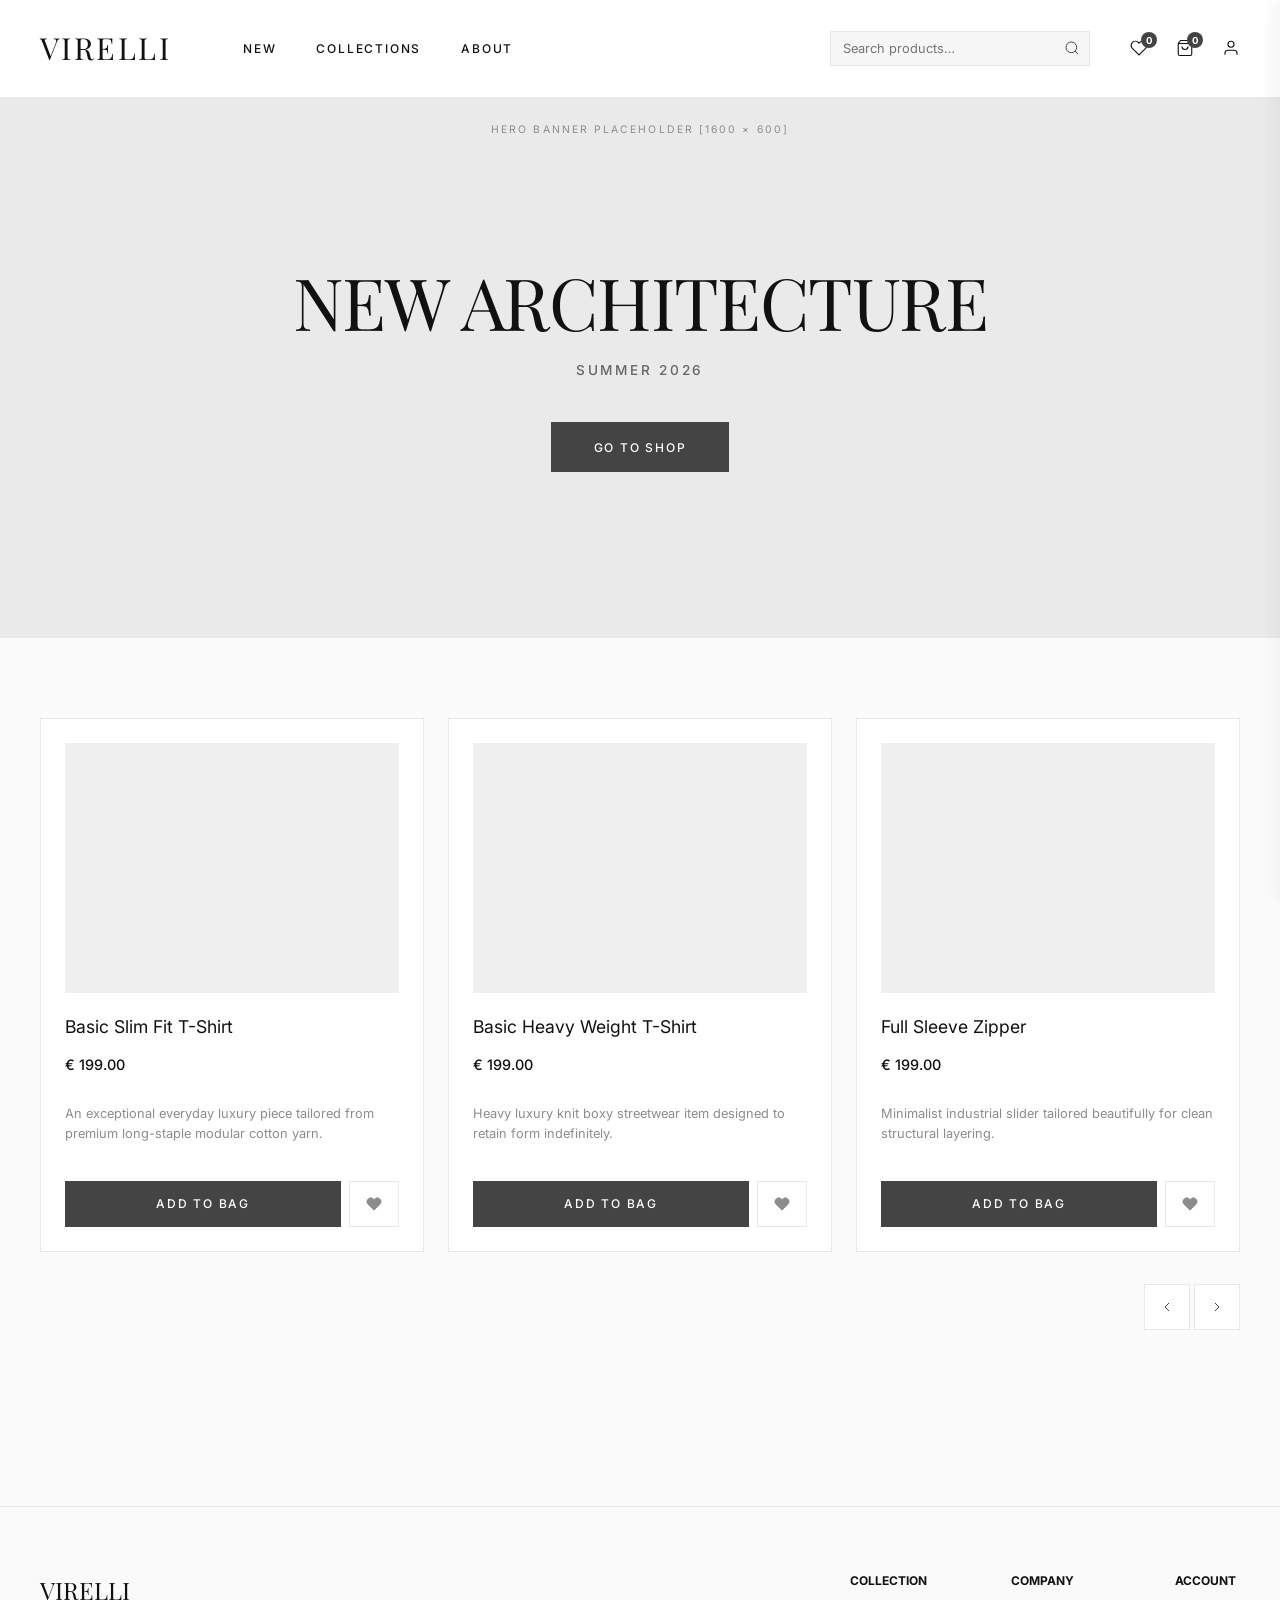
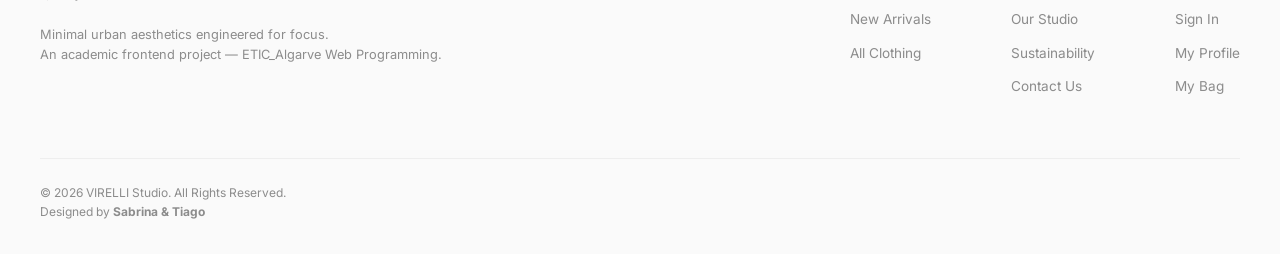
<file: index.html>
<!DOCTYPE html>
<html lang="en">
<head>
  <meta charset="UTF-8">
  <meta name="description" content="VIRELLI — Minimal luxury streetwear. Shop the latest collection.">
  <meta name="viewport" content="width=device-width, initial-scale=1.0">
  <link rel="stylesheet" href="styles/global.css">
  <link rel="stylesheet" href="styles/components.css">
  <title>VIRELLI — Official Store</title>
</head>
<body>


  <main>
    <section class="hero-banner">
      <span class="hero-placeholder-label">Hero Banner Placeholder [1600 × 600]</span>
      <div class="hero-overlay-content">
        <h1>New Architecture</h1>
        <p class="hero-season">Summer 2026</p>
        <a href="catalog.html" class="btn-shop-now">Go To Shop</a>
      </div>
    </section>

    <section class="home-featured">
      <div id="home-featured-items" class="featured-carousel-grid"></div>
      <div class="carousel-controls">
        <button class="control-btn" aria-label="Previous item">
          <svg width="16" height="16" viewBox="0 0 24 24" fill="none" stroke="currentColor" stroke-width="1.5">
            <polyline points="15 18 9 12 15 6"></polyline>
          </svg>
        </button>
        <button class="control-btn" aria-label="Next item">
          <svg width="16" height="16" viewBox="0 0 24 24" fill="none" stroke="currentColor" stroke-width="1.5">
            <polyline points="9 18 15 12 9 6"></polyline>
          </svg>
        </button>
      </div>
    </section>
  </main>


  <script src="js/api.js"></script>
  <script src="js/components.js"></script>
  <script src="js/cart.js"></script>
  <script src="js/render.js"></script>
  <script>
    document.addEventListener('DOMContentLoaded', () => {
      injectLayout('home');
      initLiveSearch();
    });
  </script>
</body>
</html>
</file>
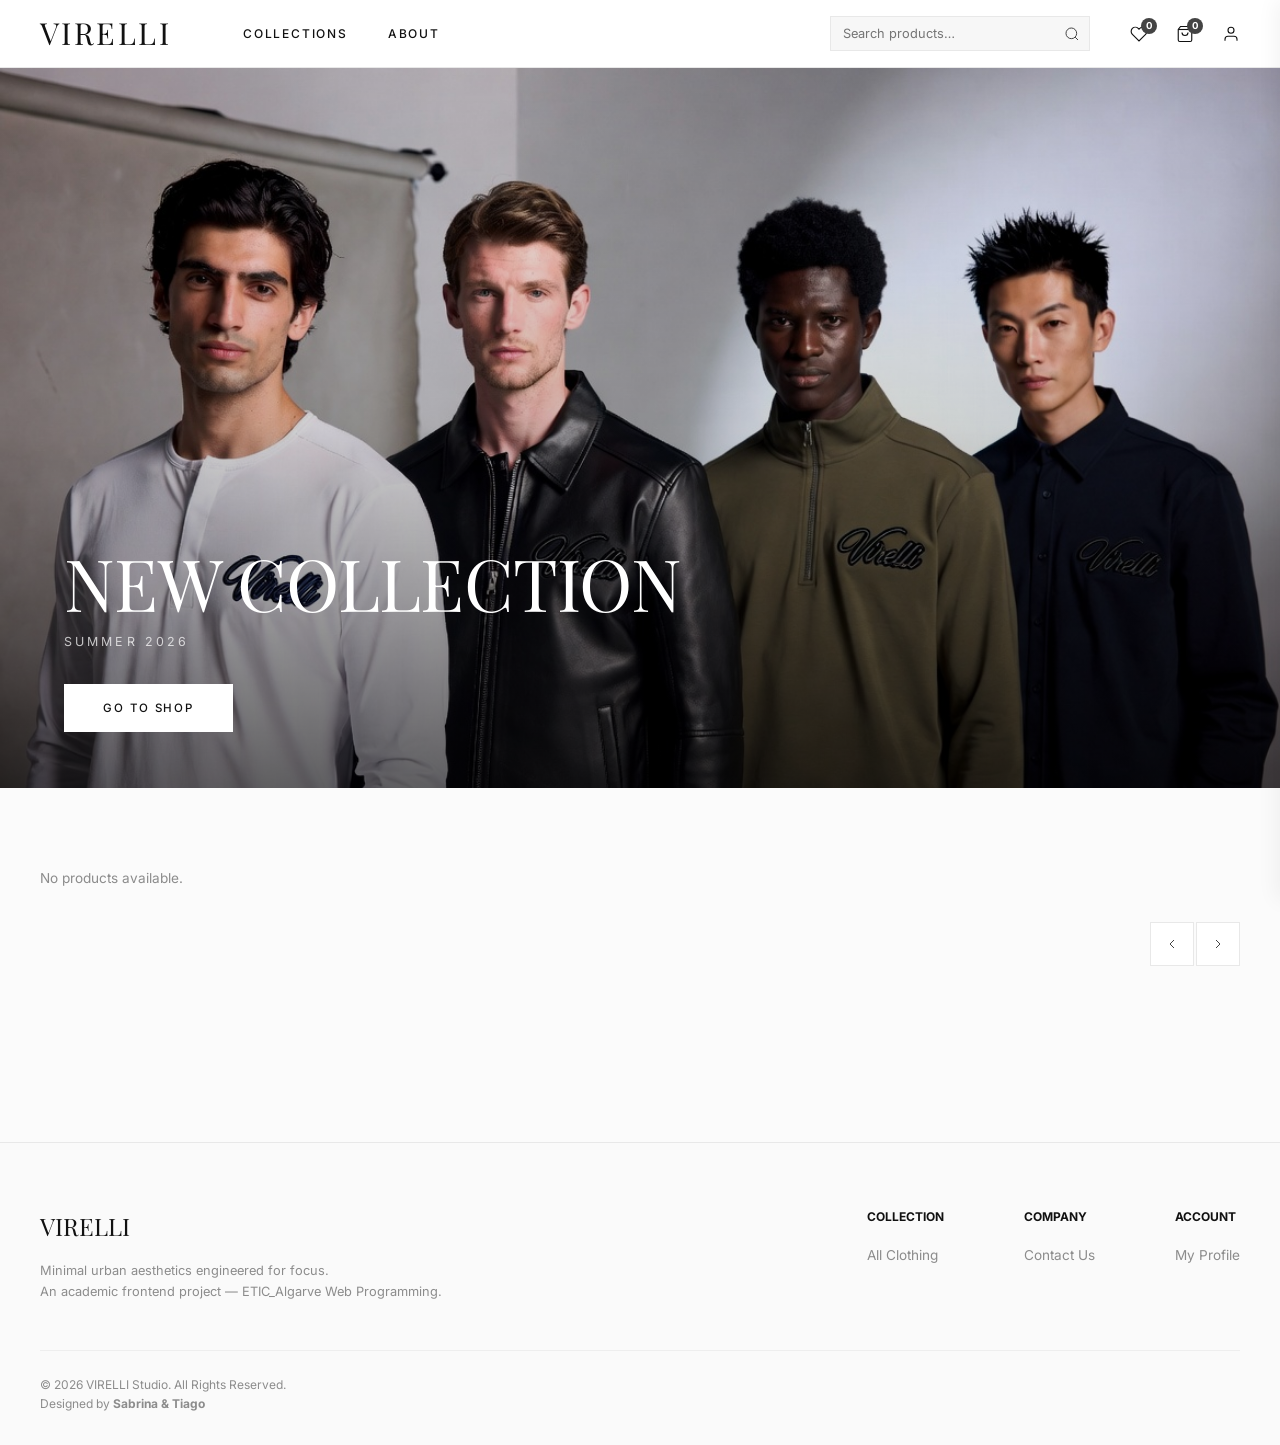
<file: frontend/index.html>
<!DOCTYPE html>
<html lang="en">
<head>
  <meta charset="UTF-8">
  <meta name="description" content="VIRELLI — Minimal luxury streetwear. Shop the latest collection.">
  <meta name="viewport" content="width=device-width, initial-scale=1.0">
  <link rel="stylesheet" href="styles/global.css">
  <link rel="stylesheet" href="styles/components.css">
  <title>VIRELLI — Official Store</title>
</head>
<body>


  <main>
    <section class="hero-banner">
      <img src="images/hero-banner.jpg" alt="Virelli Summer 2026 Collection" class="hero-banner-img">
      <div class="hero-banner-overlay"></div>
      <div class="hero-overlay-content">
        <h1>New Collection</h1>
        <p class="hero-season">Summer 2026</p>
        <a href="catalog.html" class="btn-shop-now">Go To Shop</a>
      </div>
    </section>

    <section class="home-featured">
      <div id="home-featured-items" class="product-list"></div>
      <div id="home-featured-items" class="product-list"></div>
      <div class="carousel-controls">
        <button class="control-btn" aria-label="Previous item">
          <svg width="16" height="16" viewBox="0 0 24 24" fill="none" stroke="currentColor" stroke-width="1.5">
            <polyline points="15 18 9 12 15 6"></polyline>
          </svg>
        </button>
        <button class="control-btn" aria-label="Next item">
          <svg width="16" height="16" viewBox="0 0 24 24" fill="none" stroke="currentColor" stroke-width="1.5">
            <polyline points="9 18 15 12 9 6"></polyline>
          </svg>
        </button>
      </div>
    </section>
  </main>


  <script src="js/api.js"></script>
  <script src="js/components.js"></script>
  <script src="js/cart.js"></script>
  <script>
    // injectLayout must register before render.js so the nav is in the DOM
    // when render.js fires its own DOMContentLoaded and calls initLiveSearch.
    document.addEventListener('DOMContentLoaded', () => {
      injectLayout('home');
    });
  </script>
  <script src="js/render.js"></script>
</body>
</html>
</file>
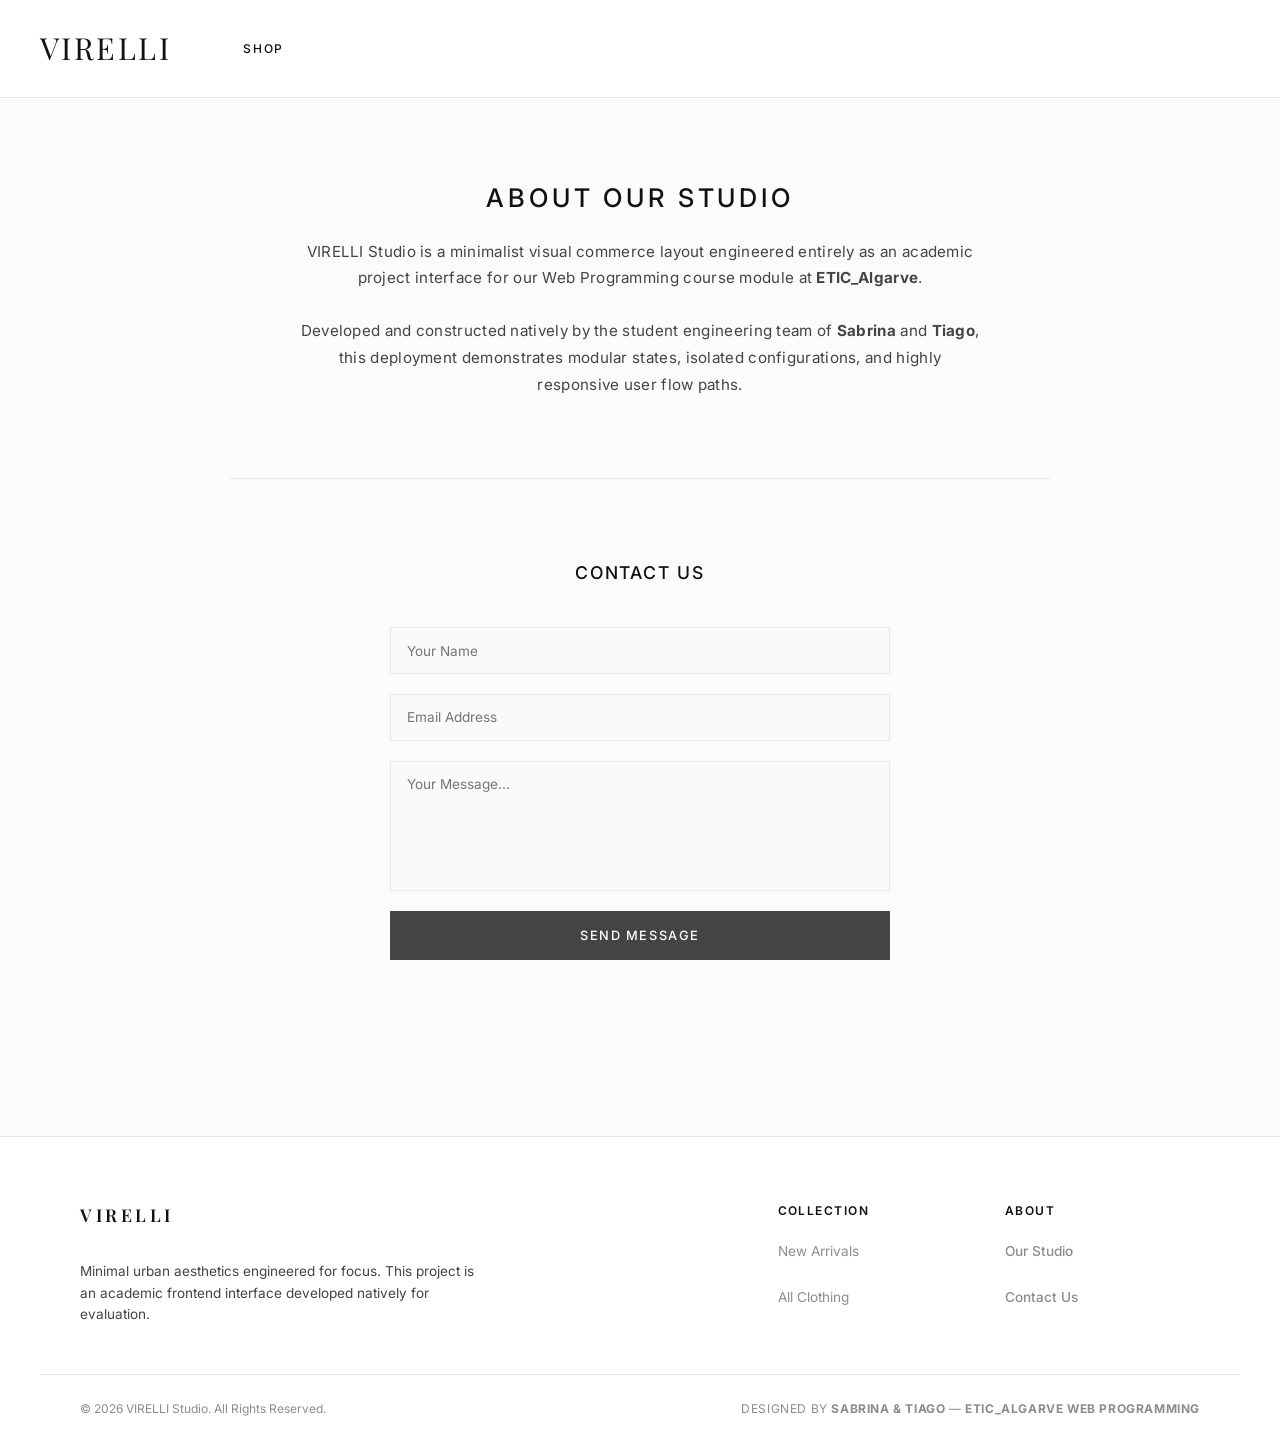
<file: about.html>
<!DOCTYPE html>
<html lang="en">
<head>
  <meta charset="UTF-8">
  <meta name="description" content="VIRELLI — About our studio and brand.">
  <meta name="viewport" content="width=device-width, initial-scale=1.0">
  <link rel="stylesheet" href="styles/global.css">
  <link rel="stylesheet" href="styles/components.css">
  <title>Our Studio — VIRELLI</title>
</head>
<body>

  <nav class="main-nav">
    <div class="nav-left">
      <a href="index.html" class="logo">VIRELLI</a>
      <div class="nav-links">
        <a href="catalog.html">Shop</a>
      </div>
    </div>
  </nav>

  <main style="max-width: 900px; margin: var(--spacing-xl) auto; padding: 0 var(--spacing-lg); font-family: var(--font); min-height: 65vh;">
    
    <section style="margin-bottom: var(--spacing-xl); text-align: center; margin-top: 2rem;">
      <h1 style="font-size: 1.6rem; text-transform: uppercase; letter-spacing: 0.15em; margin-bottom: var(--spacing-md); color: var(--black); font-weight: 500;">About Our Studio</h1>
      <p style="color: var(--grey-dark); line-height: 1.75; font-size: 0.95rem; max-width: 680px; margin: 0 auto; letter-spacing: 0.02em;">
        VIRELLI Studio is a minimalist visual commerce layout engineered entirely as an academic project interface for our Web Programming course module at <strong>ETIC_Algarve</strong>. 
        <br><br>
        Developed and constructed natively by the student engineering team of <strong>Sabrina</strong> and <strong>Tiago</strong>, this deployment demonstrates modular states, isolated configurations, and highly responsive user flow paths.
      </p>
    </section>

    <hr style="border: 0; border-top: 1px solid var(--grey-light); margin: var(--spacing-xl) 0;">

    <section style="max-width: 500px; margin: 0 auto; padding-bottom: var(--spacing-xl);">
      <h2 style="font-size: 1.1rem; text-transform: uppercase; letter-spacing: 0.1em; margin-bottom: var(--spacing-lg); text-align: center; color: var(--black); font-weight: 500;">Contact Us</h2>
      
      <form id="contact-form" onsubmit="handleContactSubmit(event)" style="display: flex; flex-direction: column; gap: 1.25rem;">
        <input type="text" placeholder="Your Name" required style="width: 100%; padding: 0.9rem 1rem; border: 1px solid var(--grey-light); font-family: var(--font); font-size: 0.85rem; background: #fafafa; outline: none;">
        <input type="email" placeholder="Email Address" required style="width: 100%; padding: 0.9rem 1rem; border: 1px solid var(--grey-light); font-family: var(--font); font-size: 0.85rem; background: #fafafa; outline: none;">
        <textarea placeholder="Your Message..." required style="width: 100%; padding: 0.9rem 1rem; border: 1px solid var(--grey-light); font-family: var(--font); font-size: 0.85rem; background: #fafafa; height: 130px; resize: none; outline: none;"></textarea>
        <button type="submit" class="btn" style="padding: 1rem; font-size: 0.8rem; letter-spacing: 0.12em; text-transform: uppercase; font-weight: 500;">Send Message</button>
      </form>
    </section>
  </main>

  <footer class="main-footer" style="border-top: 1px solid var(--grey-light); margin-top: 6rem; padding: 4rem 0 2rem 0; font-family: var(--font); background: #ffffff;">
    <div class="footer-container" style="max-width: 1200px; margin: 0 auto; padding: 0 var(--spacing-lg); display: grid; grid-template-columns: 1.5fr 1fr; gap: 4rem;">
      <div class="footer-brand" style="display: flex; flex-direction: column; gap: 1rem;">
        <span class="footer-logo" style="font-size: 1.1rem; font-weight: 600; letter-spacing: 0.2em; color: var(--black);">VIRELLI</span>
        <p style="font-size: 0.85rem; color: var(--grey-dark); line-height: 1.6; max-width: 400px; margin: 0;">
          Minimal urban aesthetics engineered for focus. This project is an academic frontend interface developed natively for evaluation.
        </p>
      </div>
      <div class="footer-links-group" style="display: grid; grid-template-columns: 1fr 1fr; gap: 2rem;">
        <div class="footer-column" style="display: flex; flex-direction: column; gap: 0.8rem;">
          <h4 style="font-size: 0.75rem; text-transform: uppercase; letter-spacing: 0.12em; color: var(--black); font-weight: 600; margin-bottom: 0.5rem;">Collection</h4>
          <a href="catalog.html" style="font-size: 0.85rem; color: var(--grey-mid); text-decoration: none;">New Arrivals</a>
          <a href="catalog.html" style="font-size: 0.85rem; color: var(--grey-mid); text-decoration: none;">All Clothing</a>
        </div>
        <div class="footer-column" style="display: flex; flex-direction: column; gap: 0.8rem;">
          <h4 style="font-size: 0.75rem; text-transform: uppercase; letter-spacing: 0.12em; color: var(--black); font-weight: 600; margin-bottom: 0.5rem;">About</h4>
          <a href="about.html" style="font-size: 0.85rem; color: var(--grey-mid); text-decoration: none; font-weight: 500;">Our Studio</a>
          <a href="about.html" style="font-size: 0.85rem; color: var(--grey-mid); text-decoration: none; font-weight: 500;">Contact Us</a>
        </div>
      </div>
    </div>
    <div class="footer-bottom" style="max-width: 1200px; margin: 3rem auto 0 auto; padding: 1.5rem var(--spacing-lg) 0 var(--spacing-lg); border-top: 1px solid var(--grey-light); display: flex; justify-content: space-between; align-items: center; font-size: 0.75rem; color: var(--grey-mid);">
      <p>&copy; 2026 VIRELLI Studio. All Rights Reserved.</p>
      <p style="text-transform: uppercase; letter-spacing: 0.05em;">
        Designed by <strong>Sabrina & Tiago</strong> &mdash; <strong>ETIC_Algarve Web Programming</strong>
      </p>
    </div>
  </footer>

  <script>
    function handleContactSubmit(e) {
      e.preventDefault();
      alert("Message transmitted successfully!");
      e.target.reset();
    }
  </script>
</body>
</html>
</file>
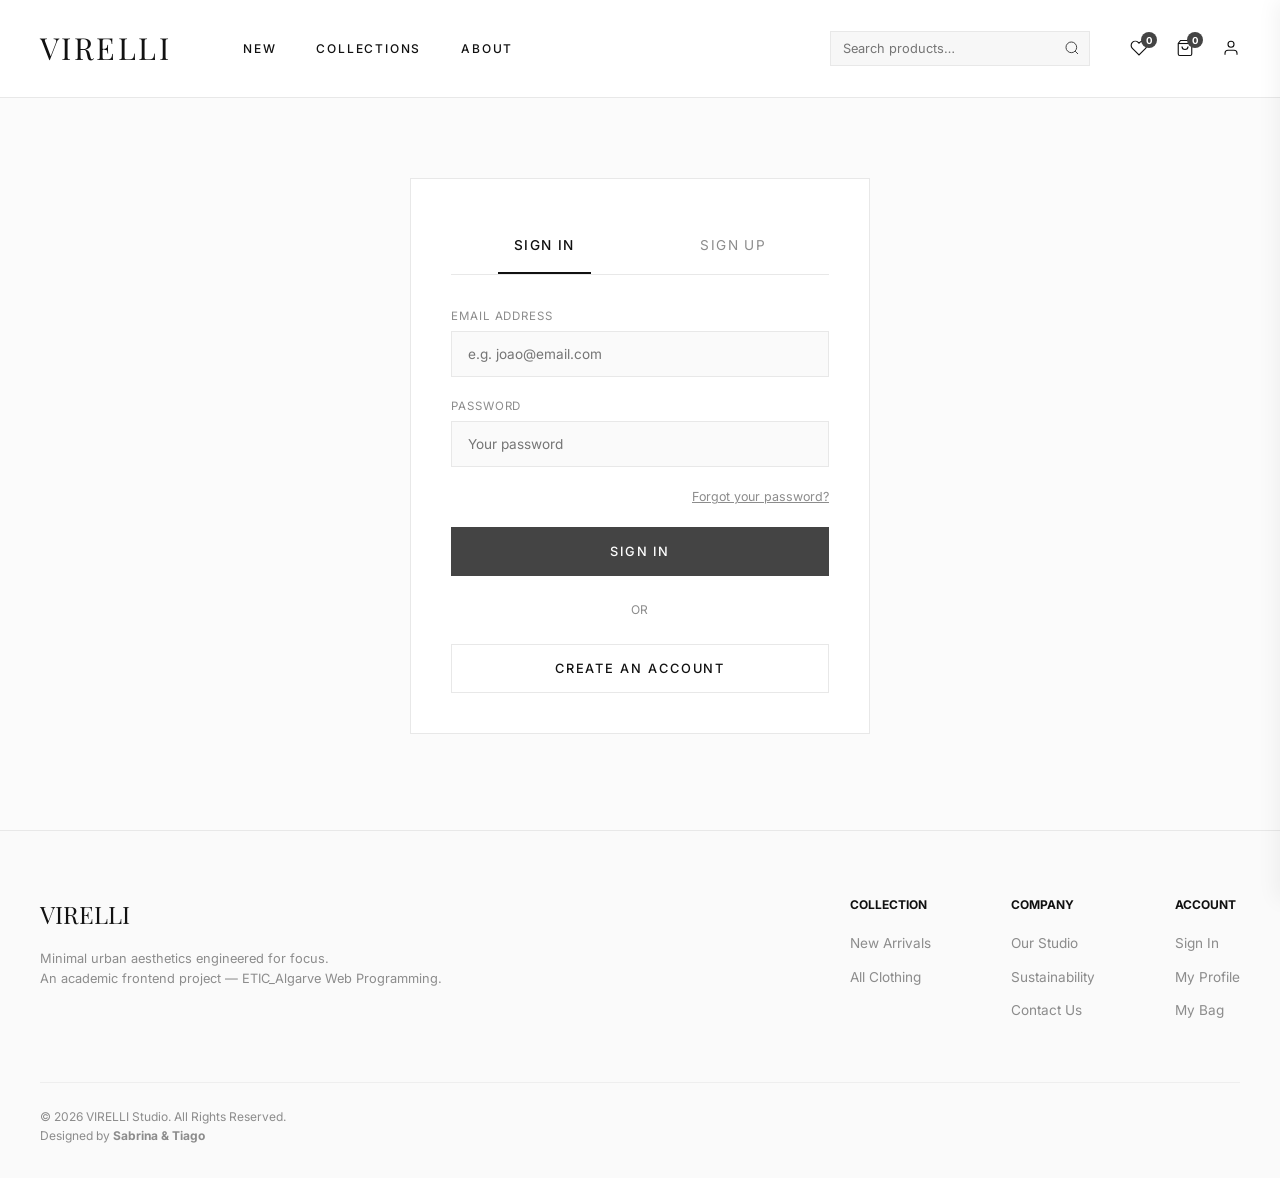
<file: admin.html>
<!DOCTYPE html>
<html lang="en">
<head>
  <meta charset="UTF-8">
  <meta name="description" content="VIRELLI — Admin panel.">
  <meta name="viewport" content="width=device-width, initial-scale=1.0">
  <link rel="stylesheet" href="styles/global.css">
  <link rel="stylesheet" href="styles/components.css">
  <title>Admin Dashboard — VIRELLI</title>
</head>
<body>

  <nav class="main-nav">
    <div class="nav-left"><a href="index.html" class="logo">VIRELLI Dashboard</a></div>
    <div class="nav-right">
      <button class="btn" onclick="executeLogout()" style="padding: 0.5rem 1.5rem; font-size: 0.7rem;">Sign Out</button>
    </div>
  </nav>

  <main class="profile-container" id="admin-restricted-content" style="display:none;">
    <header class="profile-header">
      <h1>Inventory Management</h1>
      <p style="color: var(--grey-mid); font-size: 0.85rem; margin-top: 0.5rem;">Add new seasonal clothes and monitor mock inventory instances.</p>
    </header>

    <div class="profile-grid" style="grid-template-columns: 1fr 1.2fr;">
      <div class="profile-card">
        <h2>Add New Clothing Item</h2>
        <form id="admin-add-product-form" style="display:flex; flex-direction:column; gap:1rem;">
          <input type="text" id="prod-name" placeholder="Item Name" required style="width:100%; border:1px solid var(--grey-light); padding:0.8rem;">
          <input type="text" id="prod-price" placeholder="Price (e.g., € 299.00)" required style="width:100%; border:1px solid var(--grey-light); padding:0.8rem;">
          <textarea id="prod-desc" placeholder="Product Description Detail..." required style="width:100%; border:1px solid var(--grey-light); padding:0.8rem; font-family:var(--font); height:100px; resize:none;"></textarea>
          <button type="submit" class="btn">Publish to Catalog</button>
        </form>
      </div>

      <div class="profile-card">
        <h2>Live Catalog Registry</h2>
        <div id="admin-inventory-list" style="display:flex; flex-direction:column; gap:1rem; max-height:450px; overflow-y:auto; padding-right:0.5rem;"></div>
      </div>
    </div>
  </main>

  <script src="js/api.js"></script>
  <script>
    (async function() {
      if (document.readyState === 'loading') {
        await new Promise(resolve => document.addEventListener('DOMContentLoaded', resolve));
      }

      const activeUser = JSON.parse(localStorage.getItem("VIRELLI_SESSION"));
      if (!activeUser || activeUser.role !== "admin") {
        alert("Access Denied: Administrative Clearance Required.");
        window.location.href = "auth.html";
        return;
      }
      
      document.getElementById("admin-restricted-content").style.display = "block";
      renderAdminInventory();

      const addForm = document.getElementById("admin-add-product-form");
      if (addForm) {
        addForm.addEventListener("submit", async (e) => {
          e.preventDefault();
          const name = document.getElementById("prod-name").value;
          const price = document.getElementById("prod-price").value;
          const description = document.getElementById("prod-desc").value;

          let dynamicCatalog = JSON.parse(localStorage.getItem("VIRELLI_EXTENDED_INVENTORY")) || [];
          const nextId = 4 + dynamicCatalog.length;

          const newProduct = { id: nextId, name, price, description };
          dynamicCatalog.push(newProduct);
          localStorage.setItem("VIRELLI_EXTENDED_INVENTORY", JSON.stringify(dynamicCatalog));

          addForm.reset();
          renderAdminInventory();
          alert("New clothing item published successfully!");
        });
      }
    })();

    async function renderAdminInventory() {
      const displayContainer = document.getElementById("admin-inventory-list");
      if (!displayContainer) return;

      const items = await apiGetAllProducts();
      displayContainer.innerHTML = items.map(item => `
        <div style="display:flex; justify-content:space-between; align-items:center; border:1px solid var(--grey-light); padding:1rem; background:#fafafa;">
          <div>
            <h4 style="font-size:0.85rem; text-transform:uppercase;">${item.name}</h4>
            <p style="font-size:0.8rem; color:var(--grey-mid);">${item.price}</p>
          </div>
          <button class="btn" onclick="deleteProduct(${item.id})" style="padding:0.4rem 0.8rem; font-size:0.65rem; background:#cc3333; border-color:#cc3333; color: white;">Remove</button>
        </div>
      `).join("");
    }

    window.deleteProduct = function(id) {
      if(id <= 3) {
        alert("Protected Base Record: Cannot delete hardcoded structural seed items (IDs 1-3).");
        return;
      }
      let dynamicCatalog = JSON.parse(localStorage.getItem("VIRELLI_EXTENDED_INVENTORY")) || [];
      dynamicCatalog = dynamicCatalog.filter(p => p.id !== id);
      localStorage.setItem("VIRELLI_EXTENDED_INVENTORY", JSON.stringify(dynamicCatalog));
      renderAdminInventory();
    }

    function executeLogout() {
      localStorage.removeItem('VIRELLI_SESSION');
      window.location.href = 'index.html';
    }
  </script>
</body>
</html>
</file>
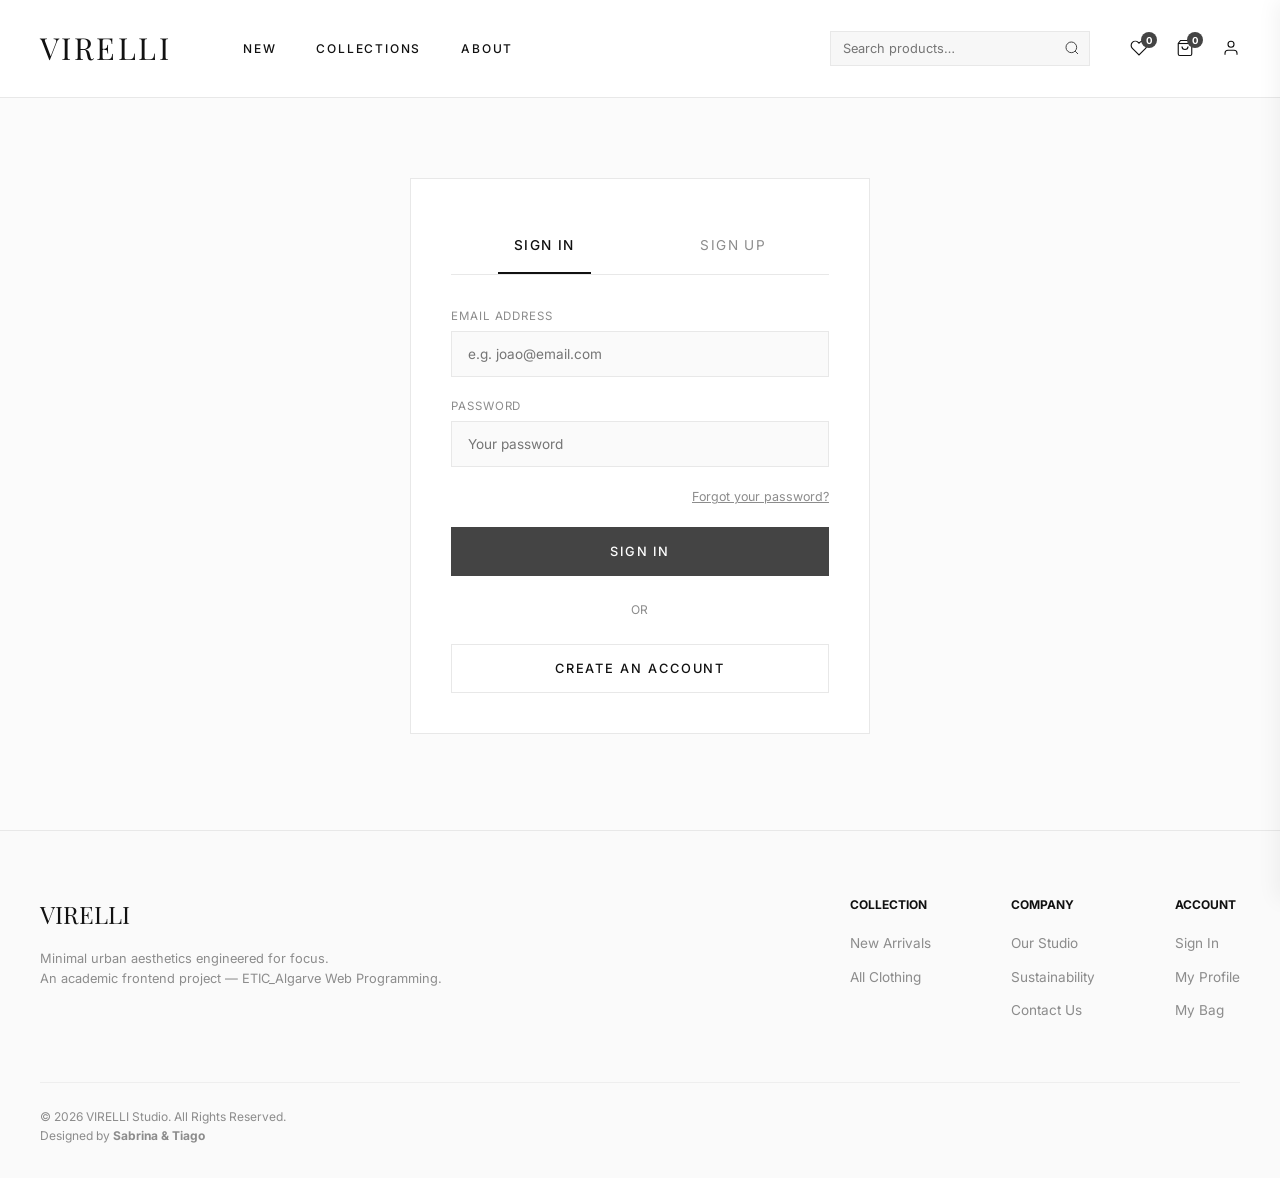
<file: auth.html>
<!DOCTYPE html>
<html lang="en">
<head>
  <meta charset="UTF-8">
  <meta name="description" content="VIRELLI — Sign in or create an account.">
  <meta name="viewport" content="width=device-width, initial-scale=1.0">
  <link rel="stylesheet" href="styles/global.css">
  <link rel="stylesheet" href="styles/components.css">
  <title>Account — VIRELLI</title>
  <style>
    .auth-container {
      max-width: 460px;
      margin: var(--spacing-xl) auto 6rem auto;
      padding: var(--spacing-lg);
      border: 1px solid var(--grey-light);
      background: #ffffff;
    }
    .auth-tabs {
      display: flex;
      justify-content: space-around;
      margin-bottom: 2rem;
      border-bottom: 1px solid var(--grey-light);
    }
    .auth-tab {
      padding: 1rem;
      cursor: pointer;
      font-size: 0.85rem;
      text-transform: uppercase;
      letter-spacing: 0.1em;
      color: var(--grey-mid);
      border-bottom: 2px solid transparent;
      transition: all 0.2s;
      text-decoration: none;
    }
    .auth-tab.active { color: var(--black); font-weight: 500; border-bottom-color: var(--black); }
    .auth-form {
      display: none;
      flex-direction: column;
      gap: 1.25rem;
    }
    .auth-form.active { display: flex; }
    .auth-form input {
      width: 100%;
      padding: 0.9rem 1rem;
      border: 1px solid var(--grey-light);
      background: #fafafa;
      font-family: var(--font);
      font-size: 0.85rem;
      outline: none;
      box-sizing: border-box;
      transition: border-color 0.2s;
    }
    .auth-form input:focus { border-color: var(--grey-mid); background: #fff; }
    .auth-form .btn { width: 100%; padding: 1rem; font-size: 0.8rem; }
    .auth-link {
      font-size: 0.78rem;
      color: var(--grey-mid);
      text-align: right;
      text-decoration: underline;
      display: block;
    }
    .auth-link:hover { color: var(--black); }
    .auth-divider {
      text-align: center;
      font-size: 0.75rem;
      color: var(--grey-mid);
      text-transform: uppercase;
      letter-spacing: 0.08em;
      margin: 0.25rem 0;
    }
  </style>
</head>
<body>


  <main>
    <div class="auth-container">

      <div class="auth-tabs" id="auth-tabs">
        <span class="auth-tab active" id="tab-signin" onclick="switchAuthTab('signin')">Sign In</span>
        <span class="auth-tab" id="tab-signup" onclick="switchAuthTab('signup')">Sign Up</span>
      </div>

      
      <div id="auth-error" class="auth-message auth-error"></div>
      <div id="auth-success" class="auth-message auth-success"></div>

      
      <form id="form-signin" class="auth-form active">
        <div style="display:flex;flex-direction:column;gap:0.3rem;">
          <label for="signin-email" style="font-size:0.72rem;text-transform:uppercase;letter-spacing:0.08em;color:var(--grey-mid);">Email Address</label>
          <input type="email" id="signin-email" placeholder="e.g. joao@email.com" required autocomplete="email">
        </div>
        <div style="display:flex;flex-direction:column;gap:0.3rem;">
          <label for="signin-password" style="font-size:0.72rem;text-transform:uppercase;letter-spacing:0.08em;color:var(--grey-mid);">Password</label>
          <input type="password" id="signin-password" placeholder="Your password" required autocomplete="current-password">
        </div>
        <a class="auth-link" href="forgot-password.html">Forgot your password?</a>
        <button type="submit" class="btn">Sign In</button>
        <div class="auth-divider">or</div>
        <button type="button" class="btn" style="background:#fff;color:var(--black);border:1px solid var(--grey-light);" onclick="switchAuthTab('signup')">Create an Account</button>
      </form>

      
      <form id="form-signup" class="auth-form">
        <div style="display:flex;flex-direction:column;gap:0.3rem;">
          <label for="signup-name" style="font-size:0.72rem;text-transform:uppercase;letter-spacing:0.08em;color:var(--grey-mid);">Full Name</label>
          <input type="text" id="signup-name" placeholder="e.g. João Silva" required autocomplete="name">
        </div>
        <div style="display:flex;flex-direction:column;gap:0.3rem;">
          <label for="signup-email" style="font-size:0.72rem;text-transform:uppercase;letter-spacing:0.08em;color:var(--grey-mid);">Email Address</label>
          <input type="email" id="signup-email" placeholder="e.g. joao@email.com" required autocomplete="email">
        </div>
        <div style="display:flex;flex-direction:column;gap:0.3rem;">
          <label for="signup-password" style="font-size:0.72rem;text-transform:uppercase;letter-spacing:0.08em;color:var(--grey-mid);">Password</label>
          <input type="password" id="signup-password" placeholder="Minimum 6 characters" required autocomplete="new-password">
        </div>
        <div style="display:flex;flex-direction:column;gap:0.3rem;">
          <label for="signup-password-confirm" style="font-size:0.72rem;text-transform:uppercase;letter-spacing:0.08em;color:var(--grey-mid);">Repeat Password</label>
          <input type="password" id="signup-password-confirm" placeholder="Type your password again" required autocomplete="new-password">
        </div>
        <button type="submit" class="btn">Create Account</button>
        <div class="auth-divider">or</div>
        <button type="button" class="btn" style="background:#fff;color:var(--black);border:1px solid var(--grey-light);" onclick="switchAuthTab('signin')">Sign In Instead</button>
      </form>

    </div>
  </main>


  <script src="js/api.js"></script>
  <script src="js/components.js"></script>
  <script src="js/cart.js"></script>
  <script src="js/auth-engine.js"></script>
  <script>
    document.addEventListener('DOMContentLoaded', function() {
      injectLayout();
      initLiveSearch();
      const session = JSON.parse(localStorage.getItem('VIRELLI_SESSION'));
      if (session) window.location.href = session.role === 'admin' ? 'admin.html' : 'user.html';
    });
  </script>
</body>
</html>
</file>
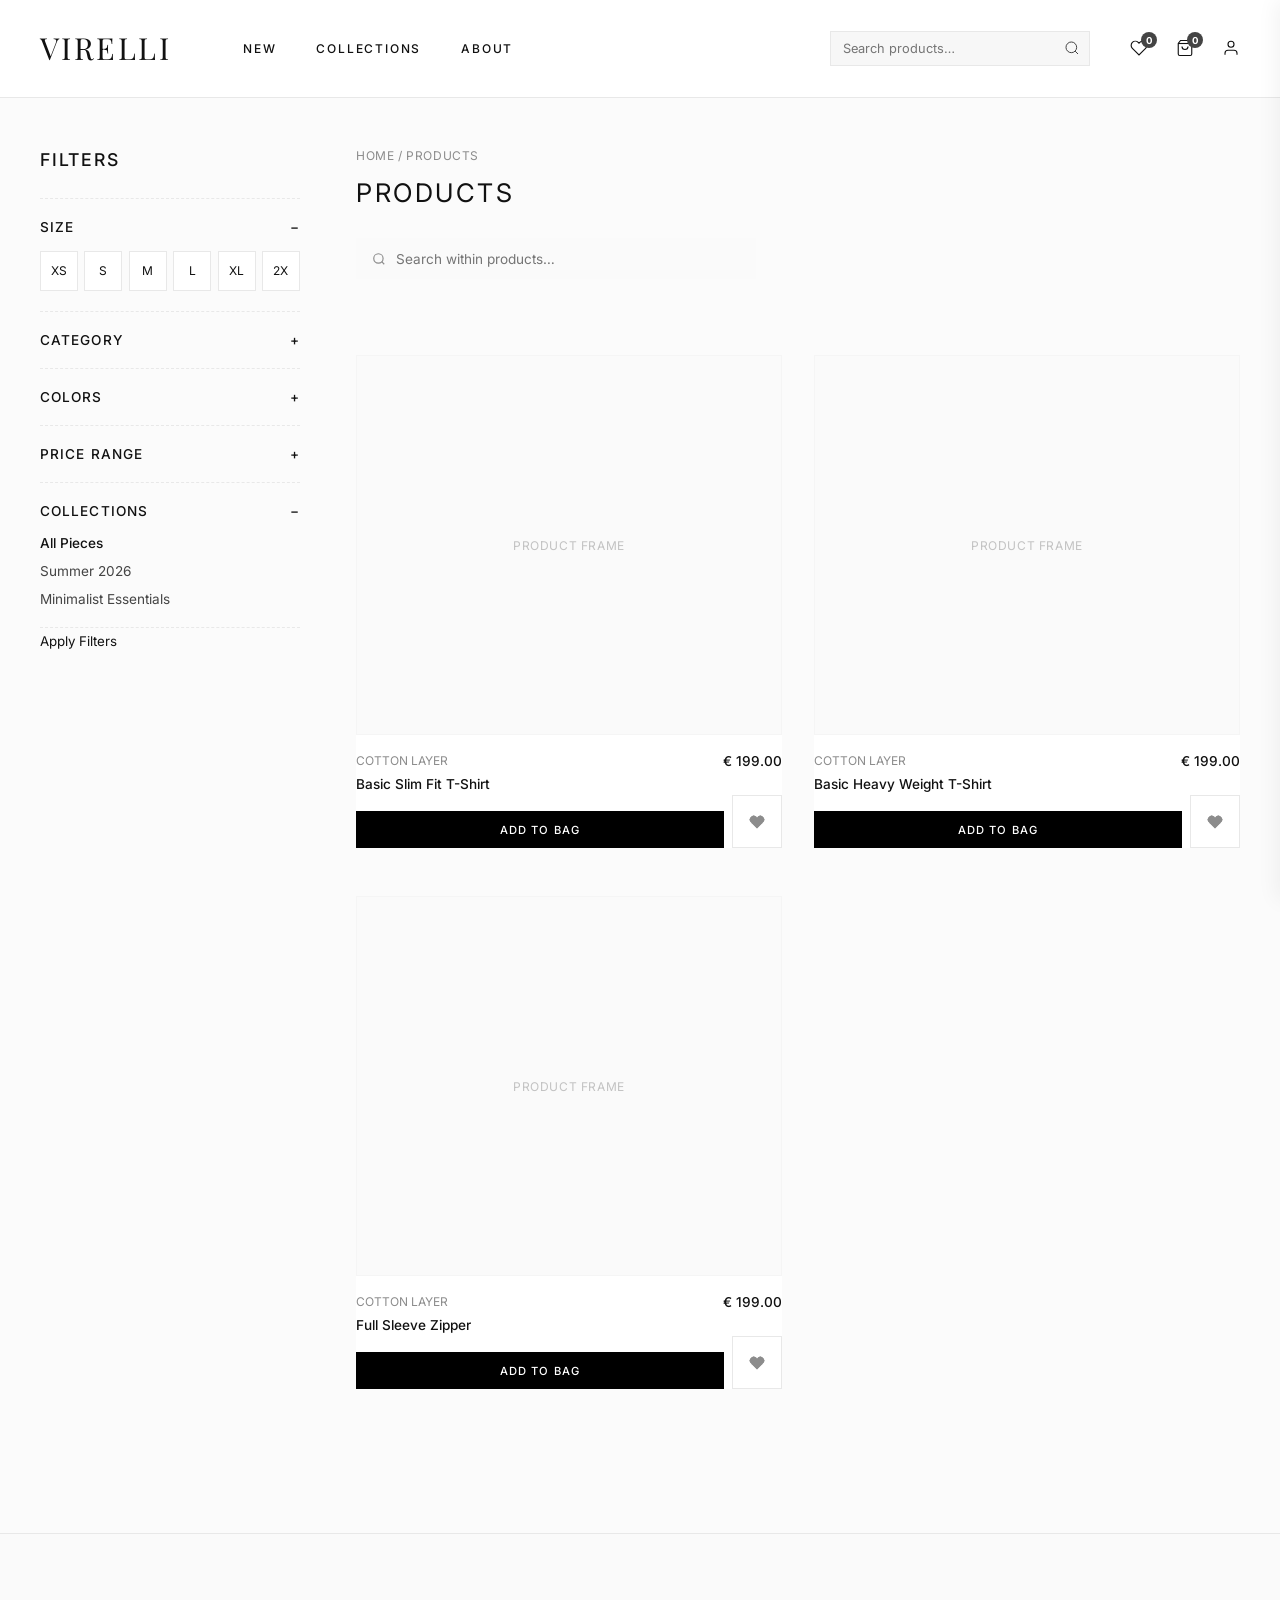
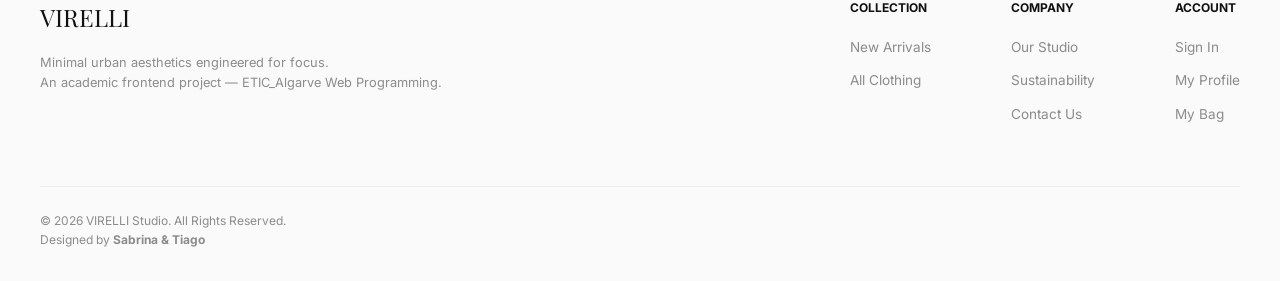
<file: catalog.html>
<!DOCTYPE html>
<html lang="en">
<head>
  <meta charset="UTF-8">
  <meta name="description" content="VIRELLI Catalog — Browse and filter our full collection.">
  <meta name="viewport" content="width=device-width, initial-scale=1.0">
  <link rel="stylesheet" href="styles/global.css">
  <link rel="stylesheet" href="styles/components.css">
  <title>Products — VIRELLI</title>
  <style>
    .catalog-layout {
      display: grid;
      grid-template-columns: 260px 1fr;
      gap: 3.5rem;
      padding: 3rem var(--spacing-lg);
      max-width: 1400px;
      margin: 0 auto;
    }
    
    .filter-section { border-bottom: 1px dashed var(--grey-light); padding: 1.25rem 0; }
    .filter-header {
      width: 100%; background: transparent; border: none;
      display: flex; justify-content: space-between; align-items: center;
      font-family: var(--font); font-size: 0.85rem; font-weight: 500;
      text-transform: uppercase; letter-spacing: 0.08em; cursor: pointer; padding: 0;
      color: var(--black);
    }
    .filter-content { margin-top: 1rem; display: flex; flex-direction: column; gap: 0.75rem; }
    .size-grid { display: grid; grid-template-columns: repeat(6, 1fr); gap: 0.4rem; }
    .size-box {
      border: 1px solid var(--grey-light); background: #ffffff;
      padding: 0.6rem 0; font-size: 0.75rem; text-transform: uppercase;
      font-family: var(--font); cursor: pointer; text-align: center; transition: all 0.2s;
    }
    .size-box:hover, .size-box.active { border-color: var(--black); background: #000; color: #fff; }
    
    .filter-label {
      display: flex; align-items: center; gap: 0.75rem;
      font-size: 0.85rem; color: var(--grey-dark); cursor: pointer;
    }
    .filter-label input[type="checkbox"] { accent-color: var(--black); cursor: pointer; }
    .count-span { color: var(--grey-mid); font-size: 0.8rem; margin-left: auto; }
    .collection-btn-link {
      background: transparent; border: none; font-family: var(--font);
      font-size: 0.85rem; text-align: left; padding: 0;
      color: var(--grey-dark); cursor: pointer; transition: color 0.2s;
    }
    .collection-btn-link:hover, .collection-btn-link.active { color: var(--black); font-weight: 500; }
    
    #catalog-products-grid {
      display: grid;
      grid-template-columns: repeat(auto-fill, minmax(280px, 1fr));
      gap: 3rem 2rem;
    }
    .catalog-card {
      display: flex; flex-direction: column; background: #ffffff;
    }
    .catalog-card .card-image {
      width: 100%; height: 380px; background: #fafafa;
      display: flex; align-items: center; justify-content: center;
      margin-bottom: 1rem; color: var(--grey-mid); font-size: 0.75rem;
      text-transform: uppercase; letter-spacing: 0.05em;
      border: 1px solid #f5f5f5; overflow: hidden;
    }
    .catalog-card .card-meta {
      display: flex; justify-content: space-between; align-items: flex-start;
    }
    .catalog-card .card-name { font-size: 0.85rem; font-weight: 500; color: var(--black); text-transform: capitalize; margin: 0; }
    .catalog-card .card-sub { font-size: 0.75rem; color: var(--grey-mid); text-transform: uppercase; }
    .catalog-card .card-price { font-size: 0.85rem; font-weight: 500; color: var(--black); }
    .catalog-card .btn {
      margin-top: 1rem; font-size: 0.7rem; padding: 0.65rem 1rem;
      letter-spacing: 0.1em; background: #000; color: #fff; border: 1px solid #000; width: 100%;
    }
    .active-filters-bar {
      display: flex; gap: 0.5rem; flex-wrap: wrap; margin-bottom: 1.5rem; min-height: 28px;
    }
    .active-filter-tag {
      background: var(--black); color: #fff; font-size: 0.7rem;
      text-transform: uppercase; letter-spacing: 0.06em;
      padding: 0.25rem 0.65rem; display: flex; align-items: center; gap: 0.4rem; cursor: pointer;
    }
    .active-filter-tag span { font-size: 0.9rem; line-height: 1; }
    @media (max-width: 900px) {
      .catalog-layout { grid-template-columns: 1fr; }
    }
  </style>
</head>
<body>

  

  <main class="catalog-layout">

    <aside class="filter-sidebar">
      <h2 style="font-size:1.1rem;text-transform:uppercase;letter-spacing:0.1em;margin-top:0;margin-bottom:1.5rem;font-weight:500;">Filters</h2>

      <div class="filter-section" style="border-top:1px dashed var(--grey-light);">
        <button class="filter-header" onclick="toggleAccordion('content-size')">Size <span id="ind-size">&minus;</span></button>
        <div id="content-size" class="filter-content">
          <div class="size-grid">
            <div class="size-box" data-size="xs">XS</div>
            <div class="size-box" data-size="s">S</div>
            <div class="size-box" data-size="m">M</div>
            <div class="size-box" data-size="l">L</div>
            <div class="size-box" data-size="xl">XL</div>
            <div class="size-box" data-size="2x">2X</div>
          </div>
        </div>
      </div>

      <div class="filter-section">
        <button class="filter-header" onclick="toggleAccordion('content-cat')">Category <span id="ind-cat">&plus;</span></button>
        <div id="content-cat" class="filter-content" style="display:none;">
          <label class="filter-label"><input type="checkbox" class="filter-check" data-filter="category" data-value="tshirts"> T-Shirts</label>
          <label class="filter-label"><input type="checkbox" class="filter-check" data-filter="category" data-value="shirts"> Shirts</label>
          <label class="filter-label"><input type="checkbox" class="filter-check" data-filter="category" data-value="outerwear"> Outerwear</label>
        </div>
      </div>

      <div class="filter-section">
        <button class="filter-header" onclick="toggleAccordion('content-color')">Colors <span id="ind-color">&plus;</span></button>
        <div id="content-color" class="filter-content" style="display:none;">
          <label class="filter-label"><input type="checkbox" class="filter-check" data-filter="color" data-value="white"> Off-White</label>
          <label class="filter-label"><input type="checkbox" class="filter-check" data-filter="color" data-value="black"> Core Black</label>
          <label class="filter-label"><input type="checkbox" class="filter-check" data-filter="color" data-value="charcoal"> Charcoal Pattern</label>
        </div>
      </div>

      <div class="filter-section">
        <button class="filter-header" onclick="toggleAccordion('content-price')">Price Range <span id="ind-price">&plus;</span></button>
        <div id="content-price" class="filter-content" style="display:none;">
          <label class="filter-label"><input type="checkbox" class="filter-check" data-filter="price" data-value="100-200"> €100 – €200</label>
          <label class="filter-label"><input type="checkbox" class="filter-check" data-filter="price" data-value="200-400"> €200 – €400</label>
        </div>
      </div>

      <div class="filter-section">
        <button class="filter-header" onclick="toggleAccordion('content-colls')">Collections <span id="ind-colls">&minus;</span></button>
        <div id="content-colls" class="filter-content">
          <button class="collection-btn-link active" id="coll-all" onclick="setCollection('all')">All Pieces</button>
          <button class="collection-btn-link" id="coll-summer" onclick="setCollection('summer')">Summer 2026</button>
          <button class="collection-btn-link" id="coll-essentials" onclick="setCollection('essentials')">Minimalist Essentials</button>
        </div>
      </div>

      
      <button class="filter-apply-btn" onclick="applyFilters()">Apply Filters</button>
    </aside>

    <section class="products-zone">
      <p style="font-size:0.75rem;text-transform:uppercase;letter-spacing:0.05em;color:var(--grey-mid);margin:0 0 0.5rem 0;">Home / Products</p>
      <h1 style="font-size:1.6rem;text-transform:uppercase;letter-spacing:0.1em;font-weight:400;color:var(--black);margin:0 0 1.5rem 0;">Products</h1>

      
      <div style="position:relative;width:100%;max-width:400px;margin-bottom:1.5rem;">
        <input type="text" id="catalog-search" placeholder="Search within products…"
          style="width:100%;padding:0.8rem 1rem 0.8rem 2.5rem;border:none;background:#fafafa;font-family:var(--font);font-size:0.85rem;outline:none;">
        <svg width="14" height="14" viewBox="0 0 24 24" fill="none" stroke="currentColor" stroke-width="2"
          style="position:absolute;left:1rem;top:50%;transform:translateY(-50%);color:var(--grey-mid);">
          <circle cx="11" cy="11" r="8"></circle><line x1="21" y1="21" x2="16.65" y2="16.65"></line>
        </svg>
      </div>

      
      <div id="active-filters-bar" class="active-filters-bar"></div>

      <div id="catalog-products-grid"></div>
    </section>
  </main>

  

  <script src="js/api.js"></script>
  <script src="js/components.js"></script>
  <script src="js/cart.js"></script>
  <script>
    let allProducts = [];
    let activeCollection = 'all';
    let activeFilters = { size: [], category: [], color: [], price: [] };

    document.addEventListener('DOMContentLoaded', async () => {
      injectLayout('catalog');
      initLiveSearch();
      allProducts = await apiGetAllProducts();

      
      const urlParams = new URLSearchParams(window.location.search);
      const searchParam = urlParams.get('search');
      if (searchParam) {
        document.getElementById('catalog-search').value = decodeURIComponent(searchParam);
      }

      renderGrid();
      window.refreshGridUI = renderGrid;

      
      document.querySelectorAll('.size-box').forEach(box => {
        box.addEventListener('click', () => {
          box.classList.toggle('active');
          const sz = box.dataset.size;
          const idx = activeFilters.size.indexOf(sz);
          idx > -1 ? activeFilters.size.splice(idx, 1) : activeFilters.size.push(sz);
        });
      });

      
      const catalogSearch = document.getElementById('catalog-search');
      if (catalogSearch) {
        catalogSearch.addEventListener('input', renderGrid);
      }
    });

    function toggleAccordion(id) {
      const el = document.getElementById(id);
      const key = id.replace('content-', '');
      const ind = document.getElementById('ind-' + key);
      const isHidden = el.style.display === 'none';
      el.style.display = isHidden ? 'flex' : 'none';
      if (ind) ind.innerHTML = isHidden ? '&minus;' : '&plus;';
    }

    function setCollection(name) {
      activeCollection = name;
      document.querySelectorAll('.collection-btn-link').forEach(b => b.classList.remove('active'));
      const btn = document.getElementById('coll-' + name);
      if (btn) btn.classList.add('active');
      renderGrid();
    }

    function applyFilters() {
      
      document.querySelectorAll('.filter-check').forEach(cb => {
        const filter = cb.dataset.filter;
        const value = cb.dataset.value;
        if (!activeFilters[filter]) activeFilters[filter] = [];
        const idx = activeFilters[filter].indexOf(value);
        if (cb.checked && idx === -1) activeFilters[filter].push(value);
        else if (!cb.checked && idx > -1) activeFilters[filter].splice(idx, 1);
      });
      renderGrid();
      updateActiveFilterBar();
    }

    function updateActiveFilterBar() {
      const bar = document.getElementById('active-filters-bar');
      let tags = '';
      Object.entries(activeFilters).forEach(([key, vals]) => {
        vals.forEach(v => {
          tags += `<div class="active-filter-tag" onclick="removeFilter('${key}','${v}')">
            ${key}: ${v} <span>&times;</span>
          </div>`;
        });
      });
      if (activeCollection !== 'all') {
        tags += `<div class="active-filter-tag" onclick="setCollection('all')">
          collection: ${activeCollection} <span>&times;</span>
        </div>`;
      }
      bar.innerHTML = tags;
    }

    function removeFilter(key, val) {
      const idx = activeFilters[key].indexOf(val);
      if (idx > -1) activeFilters[key].splice(idx, 1);
      // Uncheck the box
      const cb = document.querySelector(`.filter-check[data-filter="${key}"][data-value="${val}"]`);
      if (cb) cb.checked = false;
      renderGrid();
      updateActiveFilterBar();
    }

    function renderGrid() {
      const grid = document.getElementById('catalog-products-grid');
      if (!grid) return;

      const searchVal = (document.getElementById('catalog-search')?.value || '').toLowerCase().trim();

      let filtered = allProducts.filter(p => {
        if (activeCollection !== 'all' && p.collection !== activeCollection) return false;
        if (searchVal && !p.name.toLowerCase().includes(searchVal) && !(p.description || '').toLowerCase().includes(searchVal)) return false;
        return true;
      });

      if (filtered.length === 0) {
        grid.innerHTML = `<p style="grid-column:1/-1;text-align:center;padding:3rem;color:var(--grey-mid);">No products match your filters.</p>`;
        return;
      }

      grid.innerHTML = filtered.map(function(item) {
        const isFav = window.favoritesList && window.favoritesList.map(Number).indexOf(Number(item.id)) > -1;
        return `
        <div class="catalog-card">
          <a href="product.html?id=${item.id}">
            <div class="card-image"><span style="opacity:0.5;">Product Frame</span></div>
          </a>
          <div class="card-meta">
            <div style="display:flex;flex-direction:column;gap:0.2rem;">
              <span class="card-sub">Cotton Layer</span>
              <h3 class="card-name">${item.name}</h3>
            </div>
            <span class="card-price">${item.price}</span>
          </div>
          <div class="product-card-controls">
            <button class="btn" onclick="window.addToCart(${item.id})">Add to Bag</button>
            <button class="btn-fav ${isFav ? 'active' : ''}" data-id="${item.id}"
              onclick="window.toggleFavorite(${item.id})" aria-label="Favorite">
              <svg width="16" height="16" viewBox="0 0 24 24" fill="currentColor" stroke="currentColor" stroke-width="1.5">
                <path d="M20.84 4.61a5.5 5.5 0 0 0-7.78 0L12 5.67l-1.06-1.06a5.5 5.5 0 0 0-7.78 7.78l1.06 1.06L12 21.23l7.78-7.78 1.06-1.06a5.5 5.5 0 0 0 0-7.78z"/>
              </svg>
            </button>
          </div>
        </div>`;
      }).join('');
    }
  </script>
</body>
</html>
</file>
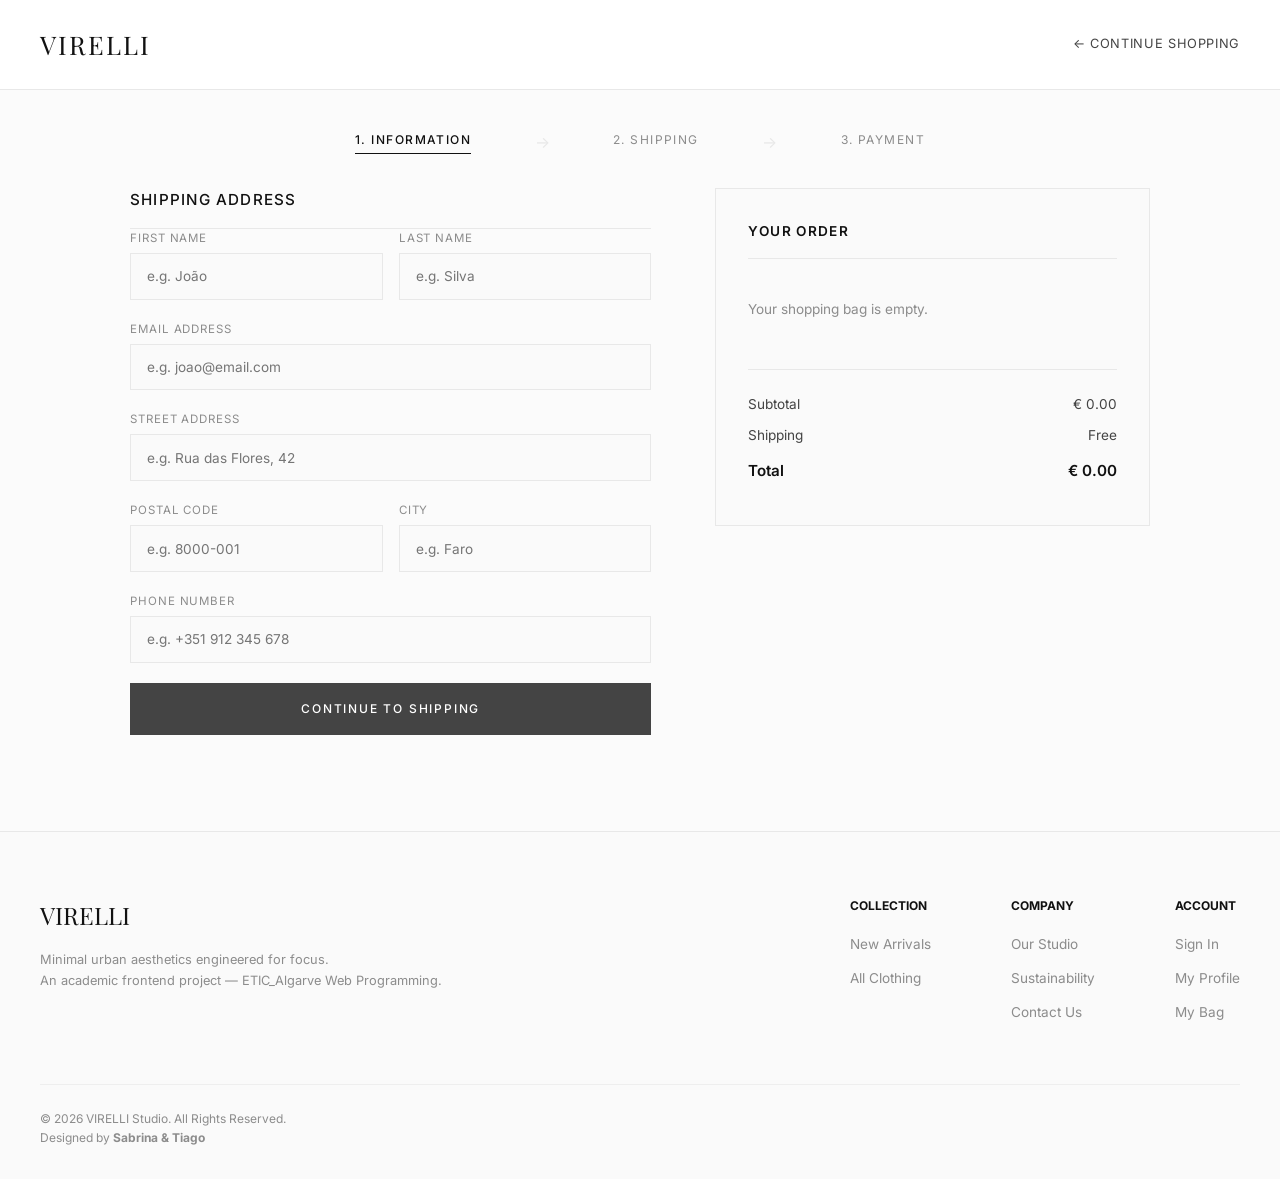
<file: checkout.html>
<!DOCTYPE html>
<html lang="en">
<head>
  <meta charset="UTF-8">
  <meta name="description" content="VIRELLI — Secure checkout.">
  <meta name="viewport" content="width=device-width, initial-scale=1.0">
  <link rel="stylesheet" href="styles/global.css">
  <link rel="stylesheet" href="styles/components.css">
  <title>Checkout — VIRELLI</title>
  <style>
    .checkout-header-nav {
      max-width: 650px;
      margin: 2.5rem auto 2rem auto;
      display: flex;
      justify-content: space-between;
      align-items: center;
      padding: 0 var(--spacing-lg);
      font-family: var(--font);
    }
    .step-btn {
      background: transparent; border: none; font-family: var(--font);
      font-size: 0.75rem; text-transform: uppercase; letter-spacing: 0.12em;
      color: var(--grey-mid); cursor: pointer; padding-bottom: 6px;
    }
    .step-btn.active { color: var(--black); font-weight: 500; border-bottom: 1.5px solid var(--black); }
    .checkout-grid {
      max-width: 1100px;
      margin: 0 auto 5rem auto;
      padding: 0 var(--spacing-lg);
      display: grid;
      grid-template-columns: 1.2fr 1fr;
      gap: 4rem;
    }
    .checkout-form-side { display: flex; flex-direction: column; gap: 2rem; }
    .section-title {
      font-size: 0.95rem; text-transform: uppercase; letter-spacing: 0.08em;
      color: var(--black); font-weight: 500; margin: 0;
      border-bottom: 1px solid var(--grey-light); padding-bottom: 1rem;
    }
    .form-grid-2 { display: grid; grid-template-columns: 1fr 1fr; gap: 1rem; }
    .checkout-input {
      width: 100%; padding: 0.9rem 1rem; border: 1px solid var(--grey-light);
      font-size: 0.85rem; outline: none; background: #fafafa;
      font-family: var(--font); box-sizing: border-box; transition: border-color 0.2s;
    }
    .checkout-input:focus { border-color: var(--grey-mid); background: #fff; }
    .order-summary {
      background: #fafafa; padding: 2rem; border: 1px solid var(--grey-light);
      display: flex; flex-direction: column; height: fit-content; position: sticky; top: 80px;
    }
    .summary-title {
      font-size: 0.85rem; text-transform: uppercase; letter-spacing: 0.1em;
      border-bottom: 1px solid var(--grey-light); padding-bottom: 1rem;
      margin-bottom: 1.5rem; color: var(--black); font-weight: 600; margin-top: 0;
    }
    .summary-total-box { margin-top: 2rem; border-top: 1px solid var(--grey-light); padding-top: 1.5rem; }
    .summary-row {
      display: flex; justify-content: space-between; font-size: 0.85rem;
      margin-bottom: 0.6rem; color: var(--grey-dark);
    }
    .summary-row.total { font-weight: 600; font-size: 0.95rem; color: var(--black); margin-top: 0.75rem; }
    .checkout-item-row {
      display: flex; justify-content: space-between; align-items: center;
      padding-bottom: 1.25rem; border-bottom: 1px solid #f5f5f5; margin-bottom: 0.25rem;
    }
    .checkout-item-left { display: flex; gap: 0.75rem; align-items: center; }
    .checkout-item-meta h4 { font-size: 0.82rem; font-weight: 500; margin: 0 0 0.2rem 0; }
    .checkout-item-meta p { font-size: 0.75rem; color: var(--grey-mid); margin: 0; }
    .checkout-item-price { font-size: 0.85rem; font-weight: 500; }
    /* Confirmation / Invoice overlay */
    #confirmation-screen {
      display: none;
      max-width: 780px;
      margin: 3rem auto 5rem auto;
      padding: 0 var(--spacing-lg);
    }
    @media (max-width: 860px) {
      .checkout-grid { grid-template-columns: 1fr; }
    }
    .field-error {
      font-size: 0.75rem; color: #c0392b; margin-top: -0.5rem;
      display: none; letter-spacing: 0.02em;
    }
    .checkout-input.invalid { border-color: #c0392b; background: #fff8f8; }
    .checkout-input.valid   { border-color: #27ae60; }
  </style>
</head>
<body>

  <nav class="main-nav" style="justify-content:space-between;">
    <a href="index.html" class="logo" style="font-family:var(--font-serif);font-size:1.6rem;letter-spacing:0.08em;">VIRELLI</a>
    <a href="catalog.html" style="font-size:0.8rem;text-transform:uppercase;letter-spacing:0.05em;color:var(--grey-dark);">← Continue Shopping</a>
  </nav>

  
  <nav class="checkout-header-nav">
    <button class="step-btn active" id="step-1-btn">1. Information</button>
    <span style="color:var(--grey-light);">&#8594;</span>
    <button class="step-btn" id="step-2-btn">2. Shipping</button>
    <span style="color:var(--grey-light);">&#8594;</span>
    <button class="step-btn" id="step-3-btn">3. Payment</button>
  </nav>

  
  <main id="checkout-main">
    <div class="checkout-grid">

      
      <div class="checkout-form-side">
        
        <div id="step-1">
          <h2 class="section-title">Shipping Address</h2>
          <form id="checkout-info-form" style="display:flex;flex-direction:column;gap:1.25rem;" novalidate>
            <div class="form-grid-2">
              <div style="display:flex;flex-direction:column;gap:0.35rem;">
                <label for="first-name" style="font-size:0.72rem;text-transform:uppercase;letter-spacing:0.08em;color:var(--grey-mid);">First Name</label>
                <input class="checkout-input" type="text" id="first-name" placeholder="e.g. João" required>
                <span class="field-error" id="err-first-name">Please enter your first name.</span>
              </div>
              <div style="display:flex;flex-direction:column;gap:0.35rem;">
                <label for="last-name" style="font-size:0.72rem;text-transform:uppercase;letter-spacing:0.08em;color:var(--grey-mid);">Last Name</label>
                <input class="checkout-input" type="text" id="last-name" placeholder="e.g. Silva" required>
                <span class="field-error" id="err-last-name">Please enter your last name.</span>
              </div>
            </div>
            <div style="display:flex;flex-direction:column;gap:0.35rem;">
              <label for="order-email" style="font-size:0.72rem;text-transform:uppercase;letter-spacing:0.08em;color:var(--grey-mid);">Email Address</label>
              <input class="checkout-input" type="email" id="order-email" placeholder="e.g. joao@email.com" required>
              <span class="field-error" id="err-email">Please enter a valid email address.</span>
            </div>
            <div style="display:flex;flex-direction:column;gap:0.35rem;">
              <label for="address" style="font-size:0.72rem;text-transform:uppercase;letter-spacing:0.08em;color:var(--grey-mid);">Street Address</label>
              <input class="checkout-input" type="text" id="address" placeholder="e.g. Rua das Flores, 42" required>
              <span class="field-error" id="err-address">Please enter your street address.</span>
            </div>
            <div class="form-grid-2">
              <div style="display:flex;flex-direction:column;gap:0.35rem;">
                <label for="postal" style="font-size:0.72rem;text-transform:uppercase;letter-spacing:0.08em;color:var(--grey-mid);">Postal Code</label>
                <input class="checkout-input" type="text" id="postal" placeholder="e.g. 8000-001" required>
                <span class="field-error" id="err-postal">Please enter a valid postal code.</span>
              </div>
              <div style="display:flex;flex-direction:column;gap:0.35rem;">
                <label for="city" style="font-size:0.72rem;text-transform:uppercase;letter-spacing:0.08em;color:var(--grey-mid);">City</label>
                <input class="checkout-input" type="text" id="city" placeholder="e.g. Faro" required>
                <span class="field-error" id="err-city">Please enter your city.</span>
              </div>
            </div>
            <div style="display:flex;flex-direction:column;gap:0.35rem;">
              <label for="phone" style="font-size:0.72rem;text-transform:uppercase;letter-spacing:0.08em;color:var(--grey-mid);">Phone Number</label>
              <input class="checkout-input" type="tel" id="phone" placeholder="e.g. +351 912 345 678" required>
              <span class="field-error" id="err-phone">Please enter a valid phone number (at least 9 digits).</span>
            </div>
            <button type="submit" class="btn" style="width:100%;padding:1.1rem;">Continue to Shipping</button>
          </form>
        </div>

        
        <div id="step-2" style="display:none;">
          <h2 class="section-title">Shipping Method</h2>
          <div style="display:flex;flex-direction:column;gap:0.75rem;margin-top:1rem;">
            <label style="display:flex;align-items:center;gap:1rem;padding:1rem;border:1px solid var(--grey-light);cursor:pointer;">
              <input type="radio" name="shipping" value="standard" checked> 
              <span style="font-size:0.85rem;">Standard Shipping (5–7 days) — Free</span>
            </label>
            <label style="display:flex;align-items:center;gap:1rem;padding:1rem;border:1px solid var(--grey-light);cursor:pointer;">
              <input type="radio" name="shipping" value="express"> 
              <span style="font-size:0.85rem;">Express Shipping (2–3 days) — €12.00</span>
            </label>
          </div>
          <button class="btn" onclick="goToStep(3)" style="width:100%;padding:1.1rem;margin-top:1.5rem;">Continue to Payment</button>
          <button onclick="goToStep(1)" style="font-size:0.78rem;color:var(--grey-mid);margin-top:0.75rem;text-decoration:underline;background:none;border:none;cursor:pointer;">← Back</button>
        </div>

        
        <div id="step-3" style="display:none;">
          <h2 class="section-title">Payment Details</h2>
          <form id="checkout-payment-form" style="display:flex;flex-direction:column;gap:1.25rem;margin-top:1rem;" novalidate>
            <div style="display:flex;flex-direction:column;gap:0.35rem;">
              <label for="card-name" style="font-size:0.72rem;text-transform:uppercase;letter-spacing:0.08em;color:var(--grey-mid);">Cardholder Name</label>
              <input class="checkout-input" type="text" id="card-name" placeholder="Name as on card" required>
              <span class="field-error" id="err-card-name">Please enter the cardholder name.</span>
            </div>
            <div style="display:flex;flex-direction:column;gap:0.35rem;">
              <label for="card-number" style="font-size:0.72rem;text-transform:uppercase;letter-spacing:0.08em;color:var(--grey-mid);">Card Number</label>
              <input class="checkout-input" type="text" id="card-number" placeholder="•••• •••• •••• ••••" maxlength="19" required>
              <span class="field-error" id="err-card-number">Please enter a valid 16-digit card number.</span>
            </div>
            <div class="form-grid-2">
              <div style="display:flex;flex-direction:column;gap:0.35rem;">
                <label for="card-expiry" style="font-size:0.72rem;text-transform:uppercase;letter-spacing:0.08em;color:var(--grey-mid);">Expiry</label>
                <input class="checkout-input" type="text" id="card-expiry" placeholder="MM / YY" maxlength="7" required>
                <span class="field-error" id="err-card-expiry">Please enter a valid expiry date (MM / YY).</span>
              </div>
              <div style="display:flex;flex-direction:column;gap:0.35rem;">
                <label for="card-cvv" style="font-size:0.72rem;text-transform:uppercase;letter-spacing:0.08em;color:var(--grey-mid);">CVV</label>
                <input class="checkout-input" type="text" id="card-cvv" placeholder="•••" maxlength="4" required>
                <span class="field-error" id="err-card-cvv">Please enter a valid 3 or 4-digit CVV.</span>
              </div>
            </div>
            <button type="submit" class="btn" style="width:100%;padding:1.2rem;font-size:0.85rem;letter-spacing:0.12em;">
              Complete Secure Payment
            </button>
            <button type="button" onclick="goToStep(2)" style="font-size:0.78rem;color:var(--grey-mid);text-decoration:underline;background:none;border:none;cursor:pointer;">← Back</button>
          </form>
        </div>
      </div>

      
      <div class="order-summary">
        <h3 class="summary-title">Your Order</h3>
        <div id="checkout-summary-items"></div>
        <div class="summary-total-box">
          <div class="summary-row"><span>Subtotal</span><span id="summary-subtotal">€ 0.00</span></div>
          <div class="summary-row"><span>Shipping</span><span>Free</span></div>
          <div class="summary-row total"><span>Total</span><span id="summary-total">€ 0.00</span></div>
        </div>
      </div>
    </div>
  </main>


  <div id="confirmation-screen">
    <div class="invoice-container">
      <div class="invoice-header">
        <div>
          <div class="invoice-logo">VIRELLI</div>
          <p style="font-size:0.8rem;color:var(--grey-mid);margin-top:0.5rem;">Order Confirmation</p>
        </div>
        <div class="invoice-meta">
          <div><strong>Invoice #</strong><span id="invoice-number"></span></div>
          <div><strong>Date:</strong> <span id="invoice-date"></span></div>
          <div><strong>To:</strong> <span id="invoice-customer"></span></div>
          <div><span id="invoice-email-display"></span></div>
        </div>
      </div>

      <table class="invoice-table">
        <thead>
          <tr>
            <th>Item</th>
            <th>Qty</th>
            <th style="text-align:right;">Price</th>
          </tr>
        </thead>
        <tbody id="invoice-items"></tbody>
        <tfoot>
          <tr class="invoice-total-row">
            <td colspan="2">Total</td>
            <td style="text-align:right;" id="invoice-total"></td>
          </tr>
        </tfoot>
      </table>

      <div style="margin-top:2rem;padding:1.25rem;background:#fafafa;border:1px solid var(--grey-light);">
        <p style="font-size:0.82rem;color:var(--grey-dark);line-height:1.6;margin:0;">
          ✓ &nbsp;A copy of this invoice has been sent to <strong id="invoice-email-confirm"></strong>.<br>
          Thank you for your purchase. Your order will be dispatched within 1–2 business days.
        </p>
      </div>

      <div style="margin-top:1.5rem;display:flex;gap:1rem;">
        <button onclick="window.print()" class="btn" style="flex:1;">Download Invoice</button>
        <a href="index.html" class="btn" style="flex:1;text-align:center;background:#fff;color:var(--black);border:1px solid var(--grey-light);">Continue Shopping</a>
      </div>
    </div>
  </div>


  <div id="footer-placeholder"></div>

  <script src="js/api.js"></script>
  <script src="js/components.js"></script>
  <script src="js/cart.js"></script>
  <script>
    document.addEventListener('DOMContentLoaded', () => {
      document.getElementById('footer-placeholder').outerHTML = getFooterHTML();
      renderCheckoutCart();
    });

    let currentStep = 1;
    let orderInfo = {};

    function goToStep(step) {
      document.getElementById(`step-${currentStep}`).style.display = 'none';
      document.getElementById(`step-${step}`).style.display = 'block';
      document.querySelectorAll('.step-btn').forEach((btn, i) => {
        btn.classList.toggle('active', i + 1 === step);
      });
      currentStep = step;
    }

    function showFieldError(inputId, errorId, condition) {
      const input = document.getElementById(inputId);
      const err   = document.getElementById(errorId);
      const fail  = condition(input.value.trim());
      input.classList.toggle('invalid', fail);
      input.classList.toggle('valid', !fail);
      if (err) err.style.display = fail ? 'block' : 'none';
      return fail;
    }

    function clearFieldState(inputId, errorId) {
      const input = document.getElementById(inputId);
      const err   = document.getElementById(errorId);
      input.classList.remove('invalid', 'valid');
      if (err) err.style.display = 'none';
    }

    // Live validation feedback on blur
    ['first-name','last-name','address','city'].forEach(function(id) {
      document.getElementById(id).addEventListener('blur', function() {
        showFieldError(id, 'err-' + id, function(v) { return v.length < 1; });
      });
    });
    document.getElementById('order-email').addEventListener('blur', function() {
      showFieldError('order-email', 'err-email', function(v) { return !/^[^\s@]+@[^\s@]+\.[^\s@]+$/.test(v); });
    });
    document.getElementById('postal').addEventListener('blur', function() {
      showFieldError('postal', 'err-postal', function(v) { return v.length < 3; });
    });
    document.getElementById('phone').addEventListener('blur', function() {
      showFieldError('phone', 'err-phone', function(v) { return v.replace(/\D/g,'').length < 9; });
    });

    // Step 1 submit
    document.getElementById('checkout-info-form').addEventListener('submit', (e) => {
      e.preventDefault();
      const errs = [
        showFieldError('first-name',  'err-first-name', function(v) { return v.length < 1; }),
        showFieldError('last-name',   'err-last-name',  function(v) { return v.length < 1; }),
        showFieldError('order-email', 'err-email',      function(v) { return !/^[^\s@]+@[^\s@]+\.[^\s@]+$/.test(v); }),
        showFieldError('address',     'err-address',    function(v) { return v.length < 3; }),
        showFieldError('postal',      'err-postal',     function(v) { return v.length < 3; }),
        showFieldError('city',        'err-city',       function(v) { return v.length < 1; }),
        showFieldError('phone',       'err-phone',      function(v) { return v.replace(/\D/g,'').length < 9; })
      ];
      if (errs.some(Boolean)) return;
      orderInfo.firstName = document.getElementById('first-name').value;
      orderInfo.lastName  = document.getElementById('last-name').value;
      orderInfo.email     = document.getElementById('order-email').value;
      orderInfo.address   = document.getElementById('address').value;
      orderInfo.city      = document.getElementById('city').value;
      goToStep(2);
    });

    // Card number auto-format
    document.getElementById('card-number').addEventListener('input', function() {
      var v = this.value.replace(/\D/g,'').slice(0,16);
      this.value = v.replace(/(.{4})/g,'$1 ').trim();
    });
    // Expiry auto-format
    document.getElementById('card-expiry').addEventListener('input', function() {
      var v = this.value.replace(/\D/g,'').slice(0,4);
      if (v.length >= 3) v = v.slice(0,2) + ' / ' + v.slice(2);
      this.value = v;
    });

    // Step 3 payment submit → validate then show invoice
    document.getElementById('checkout-payment-form').addEventListener('submit', async (e) => {
      e.preventDefault();
      const errs = [
        showFieldError('card-name',   'err-card-name',   function(v) { return v.length < 2; }),
        showFieldError('card-number', 'err-card-number', function(v) { return v.replace(/\s/g,'').length !== 16; }),
        showFieldError('card-expiry', 'err-card-expiry', function(v) { return !/^\d{2}\s\/\s\d{2}$/.test(v); }),
        showFieldError('card-cvv',    'err-card-cvv',    function(v) { return !/^\d{3,4}$/.test(v); })
      ];
      if (errs.some(Boolean)) return;
      await generateInvoice();
    });

    async function generateInvoice() {
      const invoiceNum = 'VRL-' + Date.now().toString().slice(-6);
      const date = new Date().toLocaleDateString('en-GB', { year:'numeric', month:'long', day:'numeric' });

      // Build invoice items from cart
      const cartData = JSON.parse(localStorage.getItem('VIRELLI_CART')) || [];
      const itemMap = {};
      cartData.forEach(item => {
        itemMap[item.id] ? itemMap[item.id].qty++ : (itemMap[item.id] = { ...item, qty: 1 });
      });

      let total = 0;
      const itemsHTML = Object.values(itemMap).map(item => {
        const price = parseFloat(item.price.replace(/[^0-9.]/g, ''));
        total += price * item.qty;
        return `<tr>
          <td>${item.name}</td>
          <td>${item.qty}</td>
          <td style="text-align:right;">€ ${(price * item.qty).toFixed(2)}</td>
        </tr>`;
      }).join('');

      // Fill invoice
      document.getElementById('invoice-number').textContent = invoiceNum;
      document.getElementById('invoice-date').textContent = date;
      document.getElementById('invoice-customer').textContent = `${orderInfo.firstName} ${orderInfo.lastName}`;
      document.getElementById('invoice-email-display').textContent = orderInfo.email || '';
      document.getElementById('invoice-email-confirm').textContent = orderInfo.email || 'your email';
      document.getElementById('invoice-items').innerHTML = itemsHTML || '<tr><td colspan="3" style="color:var(--grey-mid);">No items</td></tr>';
      document.getElementById('invoice-total').textContent = `€ ${total.toFixed(2)}`;

      // Show invoice, hide form
      document.getElementById('checkout-main').style.display = 'none';
      document.getElementById('confirmation-screen').style.display = 'block';

      // Clear cart
      localStorage.removeItem('VIRELLI_CART');
    }
  </script>
</body>
</html>
</file>
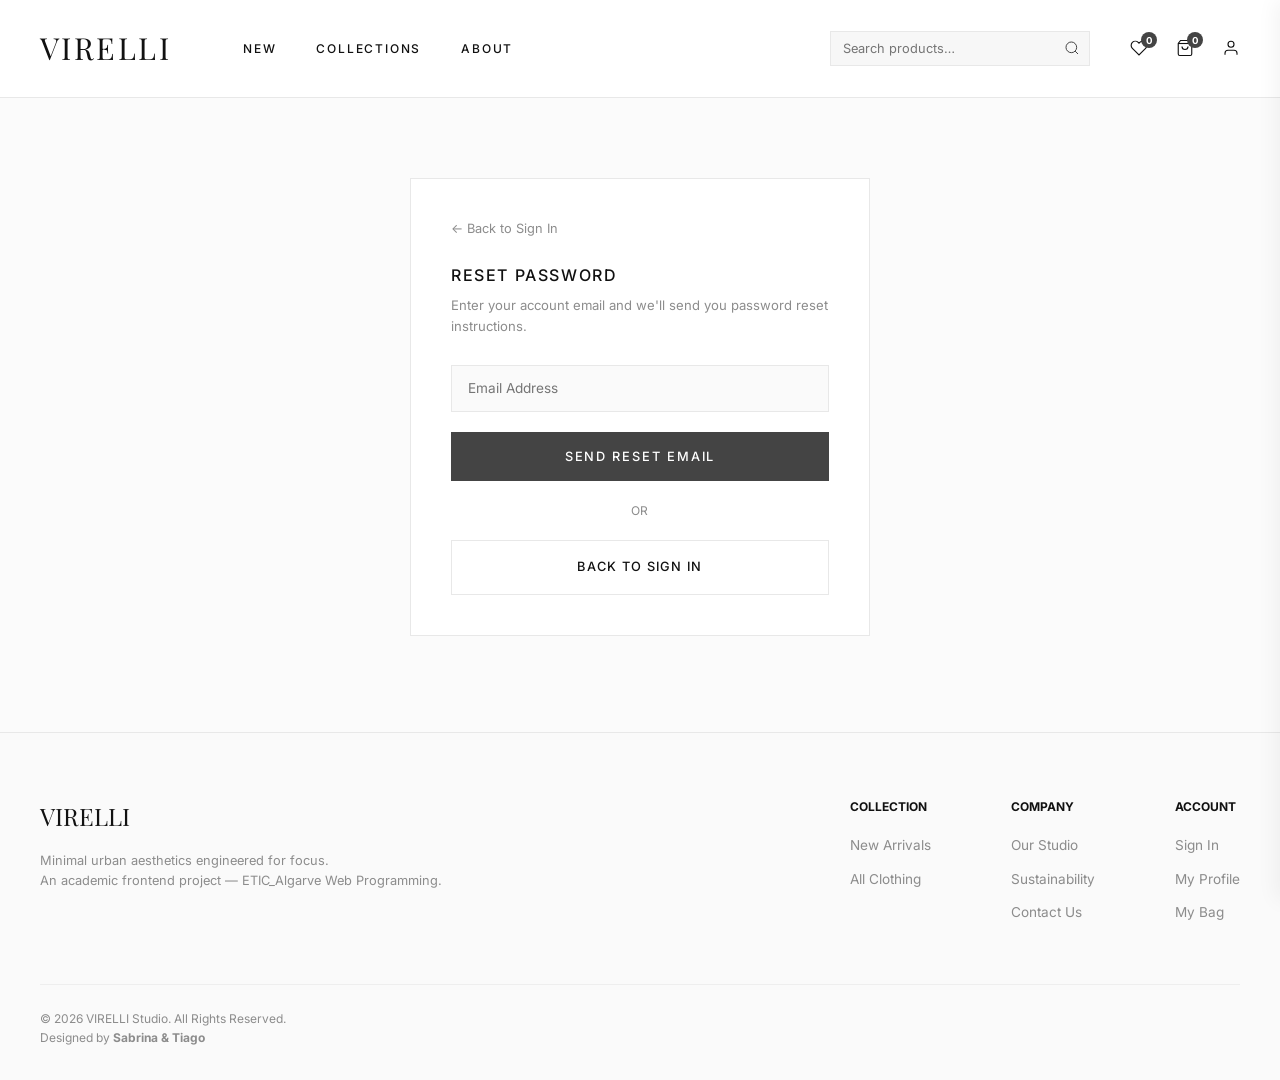
<file: forgot-password.html>
<!DOCTYPE html>
<html lang="en">
<head>
  <meta charset="UTF-8">
  <meta name="description" content="VIRELLI — Reset your password.">
  <meta name="viewport" content="width=device-width, initial-scale=1.0">
  <link rel="stylesheet" href="styles/global.css">
  <link rel="stylesheet" href="styles/components.css">
  <title>Reset Password — VIRELLI</title>
  <style>
    .auth-container {
      max-width: 460px;
      margin: var(--spacing-xl) auto 6rem auto;
      padding: var(--spacing-lg);
      border: 1px solid var(--grey-light);
      background: #ffffff;
    }
    .auth-form { display: flex; flex-direction: column; gap: 1.25rem; }
    .auth-form input {
      width: 100%; padding: 0.9rem 1rem;
      border: 1px solid var(--grey-light); background: #fafafa;
      font-family: var(--font); font-size: 0.85rem;
      outline: none; box-sizing: border-box; transition: border-color 0.2s;
    }
    .auth-form input:focus { border-color: var(--grey-mid); background: #fff; }
    .auth-form .btn { width: 100%; padding: 1rem; font-size: 0.8rem; }
    .auth-divider {
      text-align: center; font-size: 0.75rem; color: var(--grey-mid);
      text-transform: uppercase; letter-spacing: 0.08em;
    }
    #sent-state {
      display: none; text-align: center; padding: 0.5rem 0;
      flex-direction: column; align-items: center; gap: 1rem;
    }
    #sent-state h3 {
      font-size: 1rem; font-weight: 500; text-transform: uppercase;
      letter-spacing: 0.08em; margin: 0;
    }
    #sent-state p { font-size: 0.82rem; color: var(--grey-mid); line-height: 1.6; margin: 0; }
  </style>
</head>
<body>

 

  <main>
    <div class="auth-container">

      <a href="auth.html" style="font-size:0.8rem;color:var(--grey-mid);text-decoration:none;display:block;margin-bottom:1.5rem;">← Back to Sign In</a>

      <h2 style="font-size:1rem;text-transform:uppercase;letter-spacing:0.1em;font-weight:500;margin:0 0 0.4rem;">Reset Password</h2>
      <p style="font-size:0.82rem;color:var(--grey-mid);line-height:1.6;margin:0 0 1.75rem;">
        Enter your account email and we'll send you password reset instructions.
      </p>

      <div id="auth-error" class="auth-message auth-error"></div>

      
      <div id="reset-form-wrap">
        <form id="form-forgot" class="auth-form">
          <input type="email" id="forgot-email" placeholder="Email Address" required autocomplete="email">
          <button type="submit" class="btn">Send Reset Email</button>
          <div class="auth-divider">or</div>
          <a href="auth.html" class="btn" style="background:#fff;color:var(--black);border:1px solid var(--grey-light);text-decoration:none;text-align:center;padding:1rem;font-family:var(--font);font-size:0.8rem;text-transform:uppercase;letter-spacing:0.1em;display:block;box-sizing:border-box;">Back to Sign In</a>
        </form>
      </div>

      
      <div id="sent-state">
        <svg width="36" height="36" viewBox="0 0 24 24" fill="none" stroke="currentColor" stroke-width="1.5">
          <path d="M22 16.92v3a2 2 0 0 1-2.18 2 19.79 19.79 0 0 1-8.63-3.07A19.5 19.5 0 0 1 4.69 13a19.79 19.79 0 0 1-3.07-8.67A2 2 0 0 1 3.6 2h3a2 2 0 0 1 2 1.72 12.84 12.84 0 0 0 .7 2.81 2 2 0 0 1-.45 2.11L8.09 9.91a16 16 0 0 0 6 6l1.27-1.27a2 2 0 0 1 2.11-.45 12.84 12.84 0 0 0 2.81.7A2 2 0 0 1 22 16.92z"/>
        </svg>
        <h3>Check your inbox</h3>
        <p id="sent-message"></p>
        <a href="auth.html" class="btn" style="text-decoration:none;text-align:center;padding:1rem;font-family:var(--font);font-size:0.8rem;display:block;box-sizing:border-box;">Back to Sign In</a>
      </div>

    </div>
  </main>

  

  <script src="js/api.js"></script>
  <script src="js/components.js"></script>
  <script src="js/cart.js"></script>
  <script>
    document.addEventListener('DOMContentLoaded', function() {
      injectLayout();
      initLiveSearch();
    });

    document.getElementById('form-forgot').addEventListener('submit', function(e) {
      e.preventDefault();
      var email = document.getElementById('forgot-email').value.trim();
      var errEl = document.getElementById('auth-error');
      errEl.style.display = 'none';

      var users = JSON.parse(localStorage.getItem('VIRELLI_USER_DB')) || [];
      var user  = users.find(function(u) { return u.email === email; });
      var isAdmin = (email === 'admin@virelli.com');

      if (user || isAdmin) {
        document.getElementById('reset-form-wrap').style.display = 'none';
        var sentEl  = document.getElementById('sent-state');
        var sentMsg = document.getElementById('sent-message');
        sentMsg.textContent = 'Reset instructions sent to ' + email + '. (Demo: your password is "' + (isAdmin ? 'admin123' : user.password) + '")';
        sentEl.style.display = 'flex';
      } else {
        errEl.textContent = 'No account found with that email address.';
        errEl.style.display = 'block';
      }
    });
  </script>
</body>
</html>
</file>
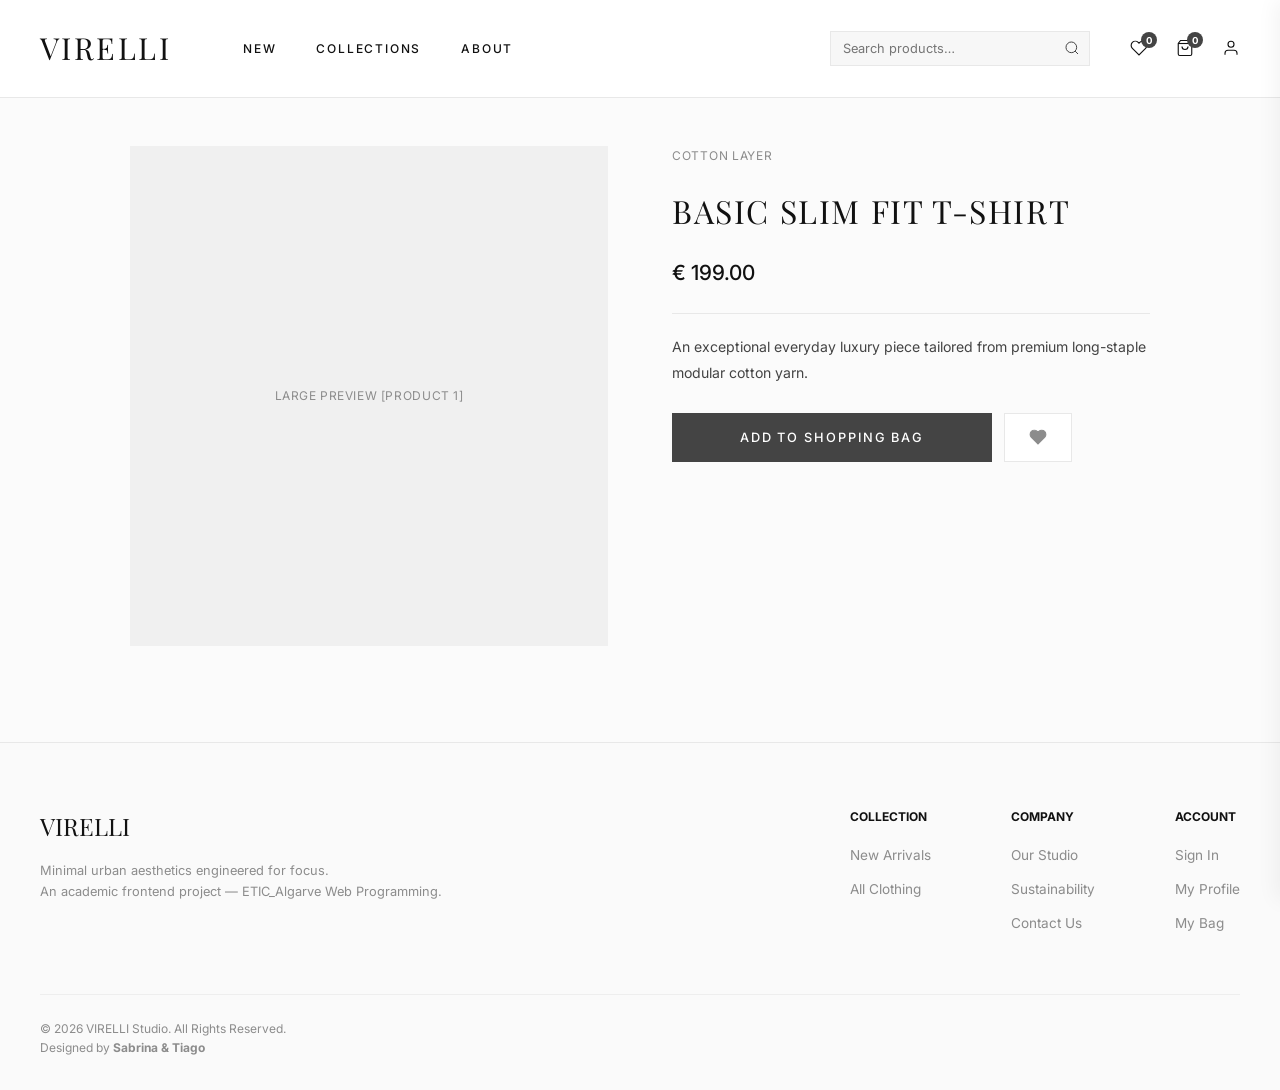
<file: product.html>
<!DOCTYPE html>
<html lang="en">
<head>
  <meta charset="UTF-8">
  <meta name="description" content="VIRELLI — Product detail.">
  <meta name="viewport" content="width=device-width, initial-scale=1.0">
  <link rel="stylesheet" href="styles/global.css">
  <link rel="stylesheet" href="styles/components.css">
  <title>Product — VIRELLI</title>
  <style>
    .product-detail {
      max-width: 1100px;
      margin: 3rem auto 5rem auto;
      padding: 0 var(--spacing-lg);
      display: grid;
      grid-template-columns: 1fr 1fr;
      gap: 4rem;
      align-items: start;
    }
    .product-info { display: flex; flex-direction: column; gap: 1.25rem; }
    .product-info h1 {
      font-family: var(--font-serif);
      font-size: 2rem; font-weight: 400;
      text-transform: uppercase; letter-spacing: 0.05em;
    }
    .product-info .price { font-size: 1.3rem; font-weight: 500; color: var(--black); }
    .product-info .description { font-size: 0.88rem; color: var(--grey-dark); line-height: 1.8; }
    .product-detail-actions { display: flex; gap: 0.75rem; margin-top: 0.5rem; }
    .product-detail-actions .btn { flex: 1; padding: 1rem; font-size: 0.8rem; }
    @media (max-width: 768px) {
      .product-detail { grid-template-columns: 1fr; }
    }
  </style>
</head>
<body>

  <!-- Nav injected by components.js -->

  <main>
    <div id="product-detail" class="product-detail">
      <p style="color:var(--grey-mid);font-size:0.85rem;grid-column:1/-1;">Loading product…</p>
    </div>
  </main>

  <!-- Footer injected by components.js -->

  <script src="js/api.js"></script>
  <script src="js/components.js"></script>
  <script src="js/cart.js"></script>
  <script src="js/render.js"></script>
  <script>
    document.addEventListener('DOMContentLoaded', () => {
      injectLayout();
      initLiveSearch();
    });
  </script>
</body>
</html>
</file>
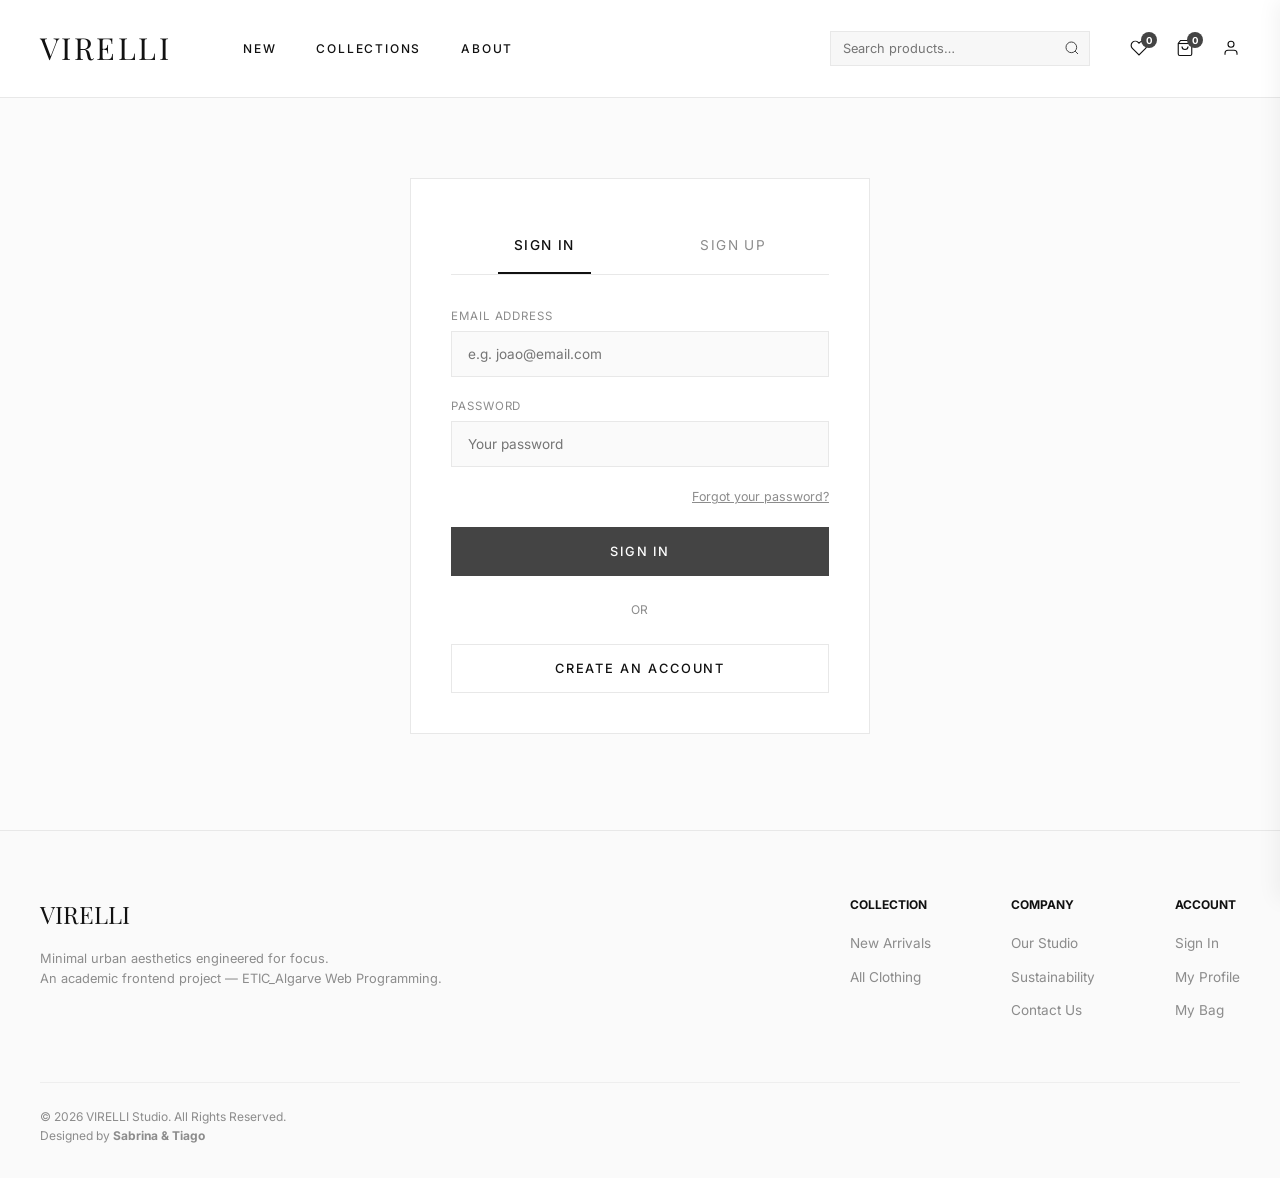
<file: user.html>
<!DOCTYPE html>
<html lang="en">

<head>
  <meta charset="UTF-8">
  <meta name="description" content="VIRELLI — Your account.">
  <meta name="viewport" content="width=device-width, initial-scale=1.0">
  <link rel="stylesheet" href="styles/global.css">
  <link rel="stylesheet" href="styles/components.css">
  <title>Account — VIRELLI</title>
</head>

<body>

  <nav class="main-nav">
    <div class="nav-left">
      <a href="index.html" class="logo">VIRELLI</a>
      <div class="nav-links">
        <a href="catalog.html">New</a>
        <a href="catalog.html">Collections</a>
      </div>
    </div>
    <div class="nav-right">
      <div class="search-wrapper">
        <input type="text" placeholder="Search">
        <button class="search-btn" aria-label="Search">
          <svg width="16" height="16" viewBox="0 0 24 24" fill="none" stroke="currentColor" stroke-width="1.5">
            <circle cx="11" cy="11" r="8"></circle>
            <line x1="21" y1="21" x2="16.65" y2="16.65"></line>
          </svg>
        </button>
      </div>
      <div class="nav-icons">
        <button class="icon-link" id="fav-toggle-btn" aria-label="Favorites">
          <svg width="18" height="18" viewBox="0 0 24 24" fill="none" stroke="currentColor" stroke-width="1.5">
            <path
              d="M20.84 4.61a5.5 5.5 0 0 0-7.78 0L12 5.67l-1.06-1.06a5.5 5.5 0 0 0-7.78 7.78l1.06 1.06L12 21.23l7.78-7.78 1.06-1.06a5.5 5.5 0 0 0 0-7.78z">
            </path>
          </svg>
          <span id="fav-count">0</span>
        </button>
        <a href="checkout.html" class="icon-link" aria-label="Cart">
          <svg width="18" height="18" viewBox="0 0 24 24" fill="none" stroke="currentColor" stroke-width="1.5">
            <path d="M6 2L3 6v14a2 2 0 0 0 2 2h14a2 2 0 0 0 2-2V6l-3-4z"></path>
            <line x1="3" y1="6" x2="21" y2="6"></line>
            <path d="M16 10a4 4 0 0 1-8 0"></path>
          </svg>
          <span id="cart-count">0</span>
        </a>
        <a href="user.html" class="icon-link" aria-label="Account">
          <svg width="18" height="18" viewBox="0 0 24 24" fill="none" stroke="currentColor" stroke-width="1.5">
            <path d="M20 21v-2a4 4 0 0 0-4-4H8a4 4 0 0 0-4 4v2"></path>
            <circle cx="12" cy="7" r="4"></circle>
          </svg>
        </a>
      </div>
    </div>
  </nav>

  <div id="favorites-drawer" class="fav-modal">
    <div class="fav-modal-header">
      <h2>Favorites</h2>
      <button class="fav-modal-close" id="fav-close-btn">&times;</button>
    </div>
    <div id="fav-modal-items" class="fav-modal-items"></div>
  </div>

  <main class="profile-container">
    <header class="profile-header">
      <h1>My Account</h1>
    </header>
    <div class="profile-grid">
      <div class="profile-card">
        <h2>Personal Information</h2>
        <div class="profile-info-display" id="profile-display"></div>
        <form id="profile-info-form">
          <div class="form-section-title">Update Details</div>
          <input type="email" id="profile-email" required
            style="width:100%; margin-bottom:1rem; border:1px solid var(--grey-light); padding:0.8rem;">
          <input type="text" id="profile-address" required
            style="width:100%; margin-bottom:1rem; border:1px solid var(--grey-light); padding:0.8rem;">
          <button type="submit" class="btn" style="padding: 0.6rem 1.5rem; font-size:0.7rem;">Save Details</button>
        </form>
      </div>
      <div class="profile-card">
        <h2>Security</h2>
        <form id="password-form">
          <div class="form-section-title">Change Password</div>
          <input type="password" id="current-pass" placeholder="Current Password" required
            style="width:100%; margin-bottom:1rem; border:1px solid var(--grey-light); padding:0.8rem;">
          <input type="password" id="new-pass" placeholder="New Password" required
            style="width:100%; margin-bottom:1rem; border:1px solid var(--grey-light); padding:0.8rem;">
          <button type="submit" class="btn" style="padding: 0.6rem 1.5rem; font-size:0.7rem;">Update Password</button>
        </form>
      </div>
    </div>
  </main>

  <footer class="main-footer">
    <div class="footer-container">
      <div class="footer-brand">
        <span class="footer-logo">VIRELLI</span>
        <p>Minimal urban aesthetics engineered for focus.</p>
      </div>
      <div class="footer-links-group">
        <div class="footer-column">
          <h4>Collection</h4>
          <a href="catalog.html">New Arrivals</a>
          <a href="catalog.html">All Clothing</a>
        </div>
        <div class="footer-column">
          <h4>About</h4>
          <a href="#">Our Studio</a>
          <a href="#">Sustainability</a>
        </div>
      </div>
    </div>
    <div class="footer-bottom">
      <p>&copy; 2026 VIRELLI Studio. ETIC_Algarve Web Programming.</p>
    </div>
  </footer>

  <script src="js/cart.js"></script>
  <script src="js/user.js"></script>
</body>

</html>
</file>
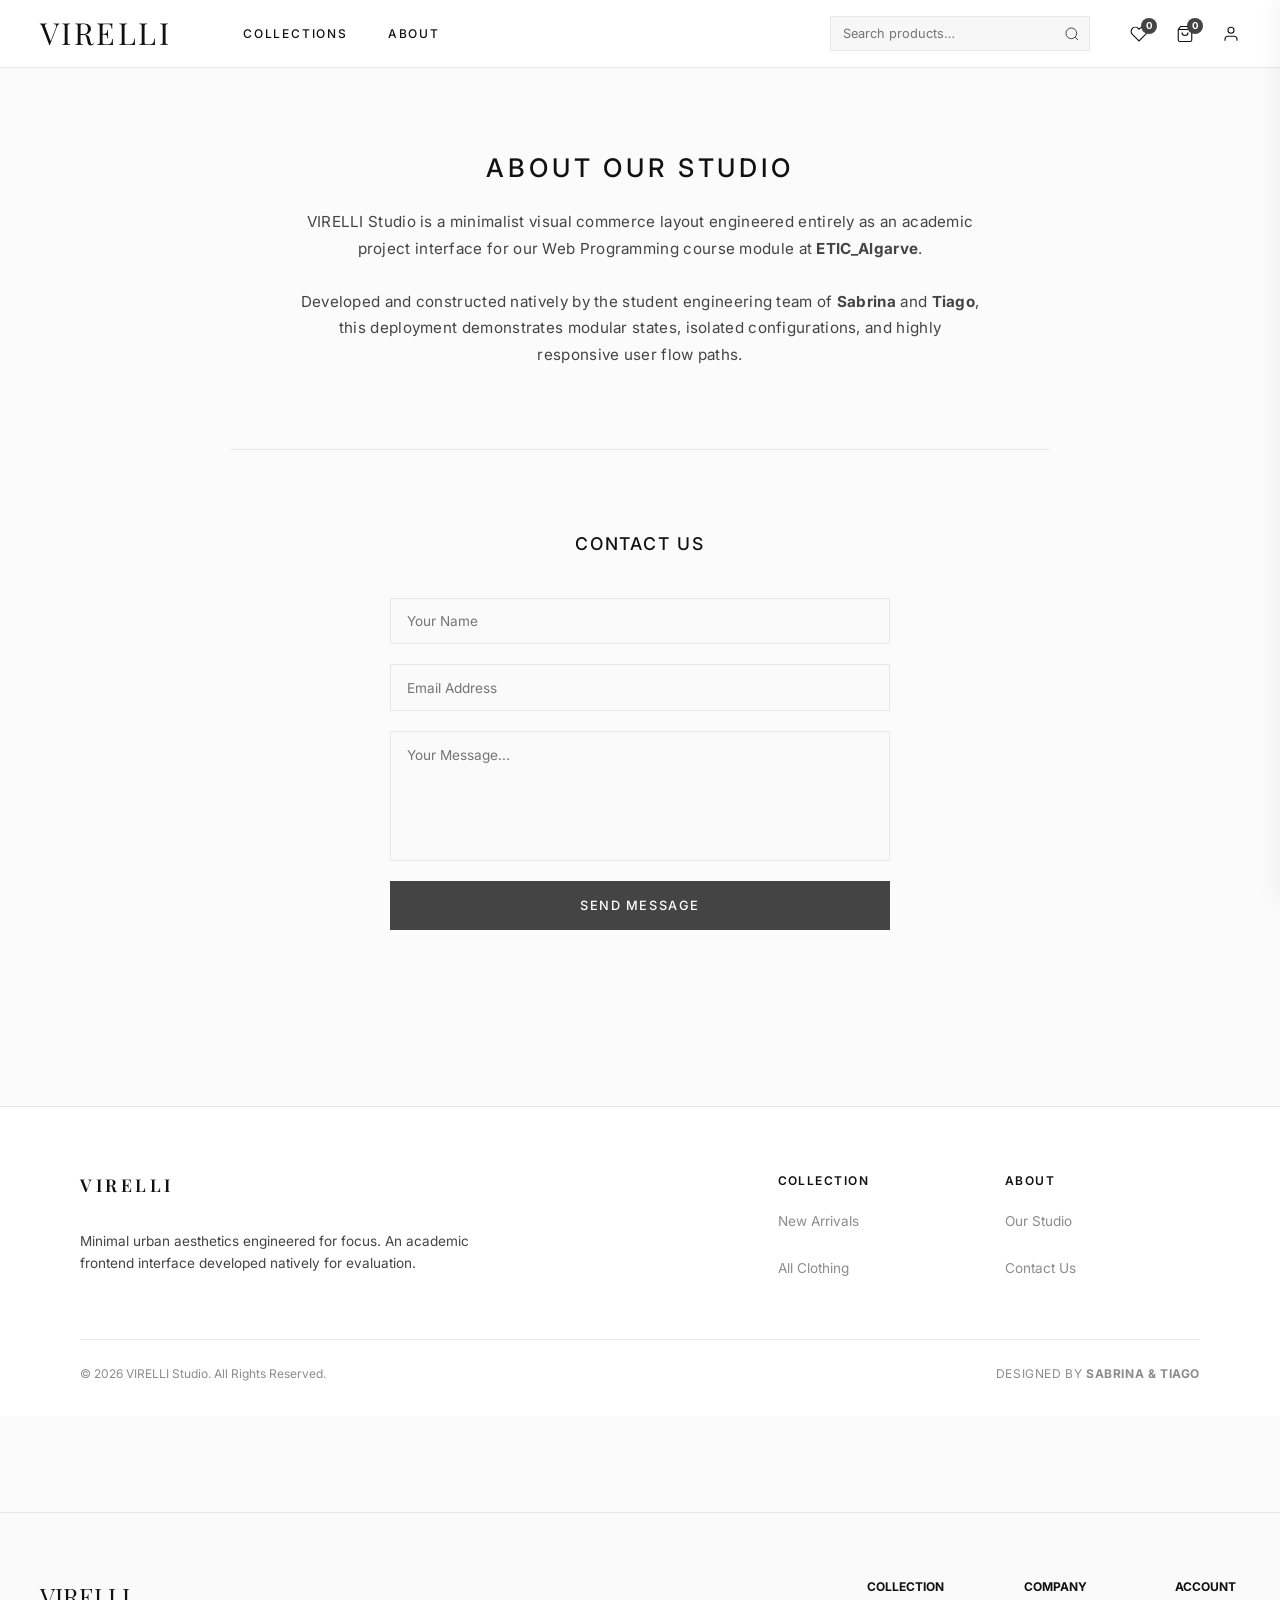
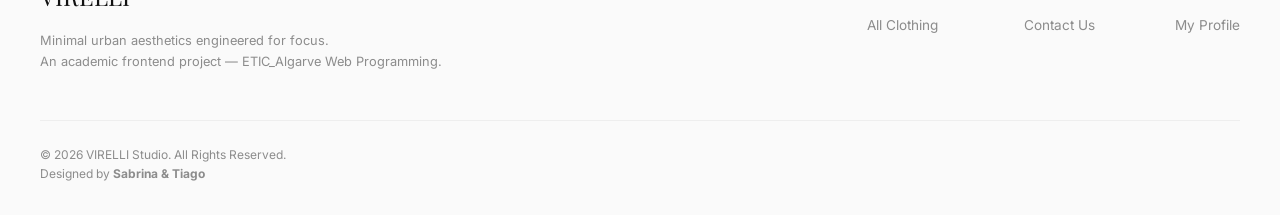
<file: frontend/about.html>
<!DOCTYPE html>
<html lang="en">
<head>
  <meta charset="UTF-8">
  <meta name="description" content="VIRELLI — About our studio and brand.">
  <meta name="viewport" content="width=device-width, initial-scale=1.0">
  <link rel="stylesheet" href="styles/global.css">
  <link rel="stylesheet" href="styles/components.css">
  <title>Our Studio — VIRELLI</title>
  <style>
    .about-main {
      max-width: 900px;
      margin: var(--spacing-xl) auto;
      padding: 0 var(--spacing-lg);
      font-family: var(--font);
      min-height: 65vh;
    }
    .about-intro {
      margin-bottom: var(--spacing-xl);
      text-align: center;
      margin-top: 2rem;
    }
    .about-intro h1 {
      font-size: clamp(1.2rem, 4vw, 1.6rem);
      text-transform: uppercase;
      letter-spacing: 0.15em;
      margin-bottom: var(--spacing-md);
      color: var(--black);
      font-weight: 500;
    }
    .about-intro p {
      color: var(--grey-dark);
      line-height: 1.75;
      font-size: 0.95rem;
      max-width: 680px;
      margin: 0 auto;
      letter-spacing: 0.02em;
    }
    .about-divider {
      border: 0;
      border-top: 1px solid var(--grey-light);
      margin: var(--spacing-xl) 0;
    }
    .about-contact {
      max-width: 500px;
      margin: 0 auto;
      padding-bottom: var(--spacing-xl);
    }
    .about-contact h2 {
      font-size: 1.1rem;
      text-transform: uppercase;
      letter-spacing: 0.1em;
      margin-bottom: var(--spacing-lg);
      text-align: center;
      color: var(--black);
      font-weight: 500;
    }
    .contact-form {
      display: flex;
      flex-direction: column;
      gap: 1.25rem;
    }
    .contact-form input,
    .contact-form textarea {
      width: 100%;
      padding: 0.9rem 1rem;
      border: 1px solid var(--grey-light);
      font-family: var(--font);
      font-size: 0.85rem;
      background: #fafafa;
      outline: none;
      box-sizing: border-box;
      transition: border-color 0.2s;
    }
    .contact-form input:focus,
    .contact-form textarea:focus {
      border-color: var(--grey-mid);
      background: #fff;
    }
    .contact-form textarea {
      height: 130px;
      resize: none;
    }
    .contact-form .btn {
      width: 100%;
      padding: 1rem;
      font-size: 0.8rem;
      letter-spacing: 0.12em;
      text-transform: uppercase;
      font-weight: 500;
    }

    /* Responsive about footer */
    .about-footer-grid {
      display: grid;
      grid-template-columns: 1.5fr 1fr;
      gap: 4rem;
    }
    .about-footer-links {
      display: grid;
      grid-template-columns: 1fr 1fr;
      gap: 2rem;
    }
    @media (max-width: 640px) {
      .about-footer-grid {
        grid-template-columns: 1fr;
        gap: 2rem;
      }
      .about-footer-links {
        grid-template-columns: 1fr 1fr;
        gap: 1.5rem;
      }
    }
  </style>
</head>
<body>

  <div id="nav-placeholder"></div>

  <main class="about-main">
    <section class="about-intro">
      <h1>About Our Studio</h1>
      <p>
        VIRELLI Studio is a minimalist visual commerce layout engineered entirely as an academic project interface for our Web Programming course module at <strong>ETIC_Algarve</strong>.
        <br><br>
        Developed and constructed natively by the student engineering team of <strong>Sabrina</strong> and <strong>Tiago</strong>, this deployment demonstrates modular states, isolated configurations, and highly responsive user flow paths.
      </p>
    </section>

    <hr class="about-divider">

    <section class="about-contact">
      <h2>Contact Us</h2>
      <form id="contact-form" class="contact-form" onsubmit="handleContactSubmit(event)">
        <input type="text" placeholder="Your Name" required>
        <input type="email" placeholder="Email Address" required>
        <textarea placeholder="Your Message..." required></textarea>
        <button type="submit" class="btn">Send Message</button>
      </form>
    </section>
  </main>

  <footer class="main-footer" style="border-top:1px solid var(--grey-light);margin-top:6rem;padding:4rem 0 2rem 0;background:#ffffff;">
    <div style="max-width:1200px;margin:0 auto;padding:0 var(--spacing-lg);">
      <div class="about-footer-grid">
        <div class="footer-brand" style="display:flex;flex-direction:column;gap:1rem;">
          <span class="footer-logo" style="font-size:1.1rem;font-weight:600;letter-spacing:0.2em;">VIRELLI</span>
          <p style="font-size:0.85rem;color:var(--grey-dark);line-height:1.6;max-width:400px;margin:0;">
            Minimal urban aesthetics engineered for focus. An academic frontend interface developed natively for evaluation.
          </p>
        </div>
        <div class="about-footer-links">
          <div class="footer-column" style="display:flex;flex-direction:column;gap:0.8rem;">
            <h4 style="font-size:0.75rem;text-transform:uppercase;letter-spacing:0.12em;color:var(--black);font-weight:600;margin-bottom:0.5rem;">Collection</h4>
            <a href="catalog.html" style="font-size:0.85rem;color:var(--grey-mid);">New Arrivals</a>
            <a href="catalog.html" style="font-size:0.85rem;color:var(--grey-mid);">All Clothing</a>
          </div>
          <div class="footer-column" style="display:flex;flex-direction:column;gap:0.8rem;">
            <h4 style="font-size:0.75rem;text-transform:uppercase;letter-spacing:0.12em;color:var(--black);font-weight:600;margin-bottom:0.5rem;">About</h4>
            <a href="about.html" style="font-size:0.85rem;color:var(--grey-mid);">Our Studio</a>
            <a href="about.html" style="font-size:0.85rem;color:var(--grey-mid);">Contact Us</a>
          </div>
        </div>
      </div>
      <div style="margin-top:3rem;padding-top:1.5rem;border-top:1px solid var(--grey-light);display:flex;justify-content:space-between;align-items:center;font-size:0.75rem;color:var(--grey-mid);flex-wrap:wrap;gap:0.5rem;">
        <p>&copy; 2026 VIRELLI Studio. All Rights Reserved.</p>
        <p style="text-transform:uppercase;letter-spacing:0.05em;">Designed by <strong>Sabrina &amp; Tiago</strong></p>
      </div>
    </div>
  </footer>

  <script src="js/api.js"></script>
  <script src="js/components.js"></script>
  <script src="js/cart.js"></script>
  <script>
    document.addEventListener('DOMContentLoaded', () => {
      injectLayout('about');
    });
    function handleContactSubmit(e) {
      e.preventDefault();
      alert('Message transmitted successfully!');
      e.target.reset();
    }
  </script>
</body>
</html>
</file>
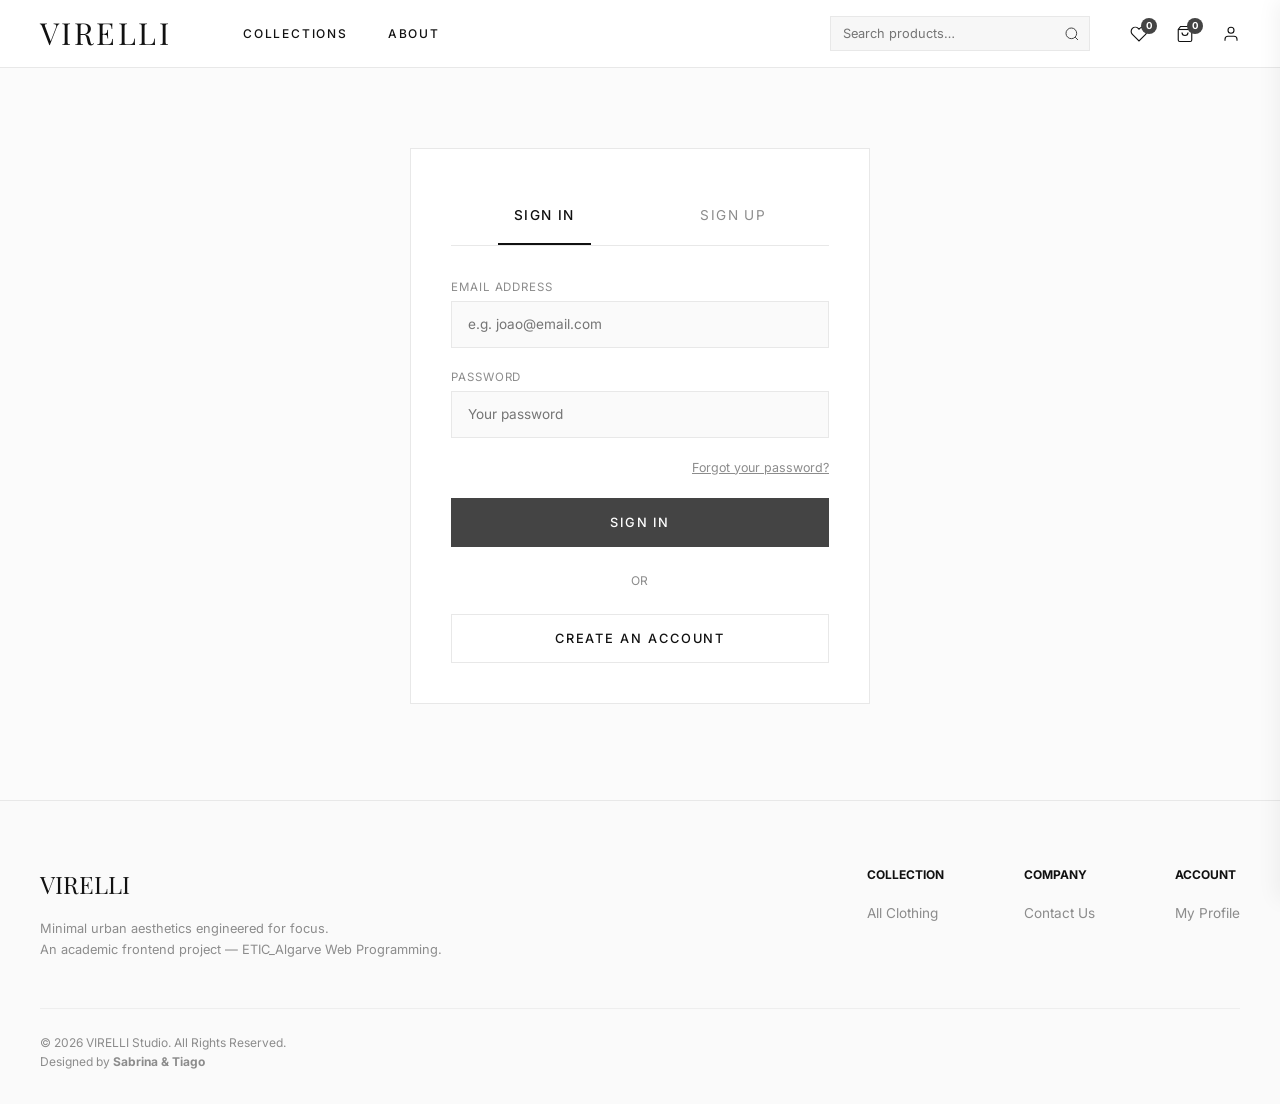
<file: frontend/admin.html>
<!DOCTYPE html>
<html lang="en">
<head>
  <meta charset="UTF-8">
  <meta name="description" content="VIRELLI — Admin panel.">
  <meta name="viewport" content="width=device-width, initial-scale=1.0">
  <link rel="stylesheet" href="styles/global.css">
  <link rel="stylesheet" href="styles/components.css">
  <title>Admin Dashboard — VIRELLI</title>
  <style>
    .field-group {
      display: flex;
      flex-direction: column;
      gap: 0.35rem;
    }
    .field-group label {
      font-size: 0.7rem;
      text-transform: uppercase;
      letter-spacing: 0.1em;
      color: var(--grey-mid);
      font-weight: 500;
    }
    .field-group input,
    .field-group textarea {
      width: 100%;
      border: 1px solid var(--grey-light);
      padding: 0.8rem;
      font-family: var(--font);
      font-size: 0.85rem;
      background: #fff;
      box-sizing: border-box;
      transition: border-color 0.2s ease;
      outline: none;
    }
    .field-group input:focus,
    .field-group textarea:focus {
      border-color: var(--grey-mid);
    }
    .field-group textarea {
      height: 100px;
      resize: none;
    }

    /* Inventory list items */
    .inventory-item {
      border: 1px solid var(--grey-light);
      background: #fafafa;
      padding: 1rem;
      display: flex;
      gap: 1rem;
      align-items: flex-start;
    }
    .inventory-item-thumb {
      width: 56px;
      height: 56px;
      flex-shrink: 0;
      background: #efefef;
      overflow: hidden;
      display: flex;
      align-items: center;
      justify-content: center;
    }
    .inventory-item-thumb img {
      width: 100%;
      height: 100%;
      object-fit: cover;
      display: block;
    }
    .inventory-item-body {
      flex-grow: 1;
      min-width: 0;
    }
    .inventory-item-body h4 {
      font-size: 0.82rem;
      text-transform: uppercase;
      margin: 0 0 0.2rem 0;
      white-space: nowrap;
      overflow: hidden;
      text-overflow: ellipsis;
    }
    .inventory-item-body p {
      font-size: 0.75rem;
      color: var(--grey-mid);
      margin: 0;
    }
    .inventory-item-actions {
      display: flex;
      flex-direction: column;
      gap: 0.4rem;
      flex-shrink: 0;
    }
    .btn-edit {
      padding: 0.35rem 0.75rem;
      font-size: 0.65rem;
      font-family: var(--font);
      text-transform: uppercase;
      letter-spacing: 0.08em;
      border: 1px solid var(--grey-dark);
      background: #fff;
      color: var(--grey-dark);
      cursor: pointer;
      transition: background 0.2s ease, color 0.2s ease;
    }
    .btn-edit:hover {
      background: var(--grey-dark);
      color: #fff;
    }
    .btn-delete {
      padding: 0.35rem 0.75rem;
      font-size: 0.65rem;
      font-family: var(--font);
      text-transform: uppercase;
      letter-spacing: 0.08em;
      border: 1px solid #cc3333;
      background: #cc3333;
      color: #fff;
      cursor: pointer;
      transition: background 0.2s ease;
    }
    .btn-delete:hover {
      background: #aa2222;
    }

    /* Edit modal overlay */
    #edit-modal-overlay {
      display: none;
      position: fixed;
      inset: 0;
      background: rgba(0,0,0,0.45);
      z-index: 1000;
      align-items: center;
      justify-content: center;
    }
    #edit-modal-overlay.open {
      display: flex;
    }
    #edit-modal {
      background: #fff;
      padding: 2.5rem;
      width: 100%;
      max-width: 520px;
      max-height: 90vh;
      overflow-y: auto;
      display: flex;
      flex-direction: column;
      gap: 1.25rem;
      position: relative;
    }
    #edit-modal h2 {
      font-size: 1rem;
      text-transform: uppercase;
      letter-spacing: 0.1em;
      margin: 0;
    }
    #edit-modal-close {
      position: absolute;
      top: 1.2rem;
      right: 1.5rem;
      background: none;
      border: none;
      font-size: 1.4rem;
      cursor: pointer;
      color: var(--grey-mid);
      line-height: 1;
      padding: 0;
    }
    #edit-modal-close:hover {
      color: var(--black);
    }
    .form-row {
      display: grid;
      grid-template-columns: 1fr 1fr;
      gap: 1rem;
    }
    .modal-actions {
      display: flex;
      gap: 0.75rem;
      margin-top: 0.5rem;
    }
    .modal-actions .btn {
      flex: 1;
    }
    .btn-cancel {
      flex: 1;
      padding: 0.8rem 1.5rem;
      font-family: var(--font);
      font-size: 0.75rem;
      text-transform: uppercase;
      letter-spacing: 0.1em;
      border: 1px solid var(--grey-light);
      background: #fff;
      color: var(--grey-mid);
      cursor: pointer;
      transition: border-color 0.2s ease, color 0.2s ease;
    }
    .btn-cancel:hover {
      border-color: var(--grey-mid);
      color: var(--black);
    }

    /* Form section divider inside add form */
    .form-section-label {
      font-size: 0.68rem;
      text-transform: uppercase;
      letter-spacing: 0.12em;
      color: var(--grey-mid);
      border-bottom: 1px solid var(--grey-light);
      padding-bottom: 0.4rem;
      margin-top: 0.25rem;
    }

    /* Size checkbox grid */
    .admin-size-grid {
      display: grid;
      grid-template-columns: repeat(6, 1fr);
      gap: 0.4rem;
      margin-top: 0.3rem;
    }
    .admin-size-grid input[type="checkbox"] { display: none; }
    .admin-size-grid .size-check-label {
      display: block;
      text-align: center;
      border: 1px solid var(--grey-light);
      padding: 0.6rem 0;
      font-size: 0.78rem;
      cursor: pointer;
      user-select: none;
      background: #ffffff;
      transition: all 0.2s ease;
      font-family: var(--font);
    }
    .admin-size-grid input[type="checkbox"]:checked + .size-check-label {
      background: #000000;
      color: #ffffff;
      border-color: #000000;
    }

    /* ---- Responsive Admin ---- */
    .admin-grid { grid-template-columns: 1fr 1.2fr; }
    @media (max-width: 1000px) {
      .admin-grid { grid-template-columns: 1fr !important; }
    }
    @media (max-width: 900px) {
      .profile-grid { grid-template-columns: 1fr !important; gap: 2rem; }
      .form-row { grid-template-columns: 1fr; }
      #edit-modal { padding: 1.5rem; margin: 1rem; max-width: calc(100% - 2rem); }
      .profile-container { padding: 2rem 1.25rem; }
      .profile-header h1 { font-size: 1.4rem; }
    }
    @media (max-width: 600px) {
      .admin-size-grid { grid-template-columns: repeat(6, 1fr); }
      .inventory-item-actions { flex-direction: row; flex-wrap: wrap; }
      .inventory-item { flex-wrap: wrap; }
      .profile-container { padding: 1.5rem 1rem; }
      .admin-grid { gap: 2rem; }
    }
  </style>
</head>
<body>

  <nav class="main-nav" style="justify-content:space-between;">
    <a href="index.html" class="logo" style="font-family:var(--font-serif);font-size:clamp(1rem,4vw,1.4rem);letter-spacing:0.05em;white-space:nowrap;overflow:hidden;text-overflow:ellipsis;max-width:60%;">VIRELLI Admin</a>
    <button class="btn" onclick="executeLogout()" style="padding:0.5rem 1.5rem;font-size:0.7rem;white-space:nowrap;flex-shrink:0;">Sign Out</button>
  </nav>

  <main class="profile-container" id="admin-restricted-content" style="display:none;">
    <header class="profile-header">
      <h1>Inventory Management</h1>
      <p style="color: var(--grey-mid); font-size: 0.85rem; margin-top: 0.5rem;">Add new seasonal clothes and manage catalog items.</p>
    </header>

    <div class="profile-grid admin-grid">

      <!-- ADD PRODUCT FORM -->
      <div class="profile-card">
        <h2>Add New Clothing Item</h2>
        <form id="admin-add-product-form" style="display:flex; flex-direction:column; gap:1rem;">

          <p class="form-section-label">Basic Info</p>

          <div class="field-group">
            <label for="prod-name">Item Name</label>
            <input type="text" id="prod-name" placeholder="e.g. Linen Blazer" required>
          </div>

          <div class="form-row">
            <div class="field-group">
              <label for="prod-price">Price (€)</label>
              <input type="text" id="prod-price" placeholder="e.g. 299.00" required>
            </div>
            <div class="field-group">
              <label for="prod-category">Category</label>
              <select id="prod-category" required>
                <option value="" disabled selected>Select category</option>
                <option value="outerwear">Outerwear</option>
                <option value="tops">Tops</option>
                <option value="shirts">Shirts</option>
                <option value="bottoms">Bottoms</option>
                <option value="accessories">Accessories</option>
              </select>
            </div>
          </div>

          <div class="field-group">
            <label>Available Sizes</label>
            <div class="admin-size-grid">
              <div><input type="checkbox" name="add-sizes" value="XS" id="add-size-xs"><label for="add-size-xs" class="size-check-label">XS</label></div>
              <div><input type="checkbox" name="add-sizes" value="S" id="add-size-s"><label for="add-size-s" class="size-check-label">S</label></div>
              <div><input type="checkbox" name="add-sizes" value="M" id="add-size-m"><label for="add-size-m" class="size-check-label">M</label></div>
              <div><input type="checkbox" name="add-sizes" value="L" id="add-size-l"><label for="add-size-l" class="size-check-label">L</label></div>
              <div><input type="checkbox" name="add-sizes" value="XL" id="add-size-xl"><label for="add-size-xl" class="size-check-label">XL</label></div>
              <div><input type="checkbox" name="add-sizes" value="2XL" id="add-size-2xl"><label for="add-size-2xl" class="size-check-label">2XL</label></div>
            </div>
          </div>

          <p class="form-section-label">Media &amp; Description</p>

          <div class="field-group">
            <label for="prod-image">Image URL</label>
            <input type="file" id="prod-image" accept="image/jpeg,image/png,image/webp">
          </div>

          <div class="field-group">
            <label for="prod-desc">Description</label>
            <textarea id="prod-desc" placeholder="Product details, material, fit notes..." required></textarea>
          </div>

          <button type="submit" class="btn">Publish to Catalog</button>
        </form>
      </div>

      <!-- LIVE REGISTRY -->
      <div class="profile-card">
        <h2>Live Catalog Registry</h2>
        <div id="admin-inventory-list" style="display:flex; flex-direction:column; gap:0.75rem; max-height:min(600px, 60vh); overflow-y:auto; padding-right:0.5rem;"></div>
      </div>
    </div>
  </main>

  <!-- EDIT MODAL -->
  <div id="edit-modal-overlay">
    <div id="edit-modal">
      <button id="edit-modal-close" onclick="closeEditModal()" aria-label="Close">&times;</button>
      <h2>Edit Product</h2>

      <p class="form-section-label">Basic Info</p>

      <div class="field-group">
        <label for="edit-name">Item Name</label>
        <input type="text" id="edit-name" placeholder="e.g. Linen Blazer" required>
      </div>

      <div class="form-row">
        <div class="field-group">
          <label for="edit-price">Price (€)</label>
          <input type="text" id="edit-price" placeholder="e.g. 299.00" required>
        </div>
        <div class="field-group">
          <label for="edit-category">Category</label>
          <select id="edit-category" required>
            <option value="" disabled>Select category</option>
            <option value="outerwear">Outerwear</option>
            <option value="tops">Tops</option>
            <option value="shirts">Shirts</option>
            <option value="bottoms">Bottoms</option>
            <option value="accessories">Accessories</option>
          </select>
        </div>
      </div>

      <div class="field-group">
        <label>Available Sizes</label>
        <div class="admin-size-grid">
          <div><input type="checkbox" name="edit-sizes" value="XS" id="edit-size-xs"><label for="edit-size-xs" class="size-check-label">XS</label></div>
          <div><input type="checkbox" name="edit-sizes" value="S" id="edit-size-s"><label for="edit-size-s" class="size-check-label">S</label></div>
          <div><input type="checkbox" name="edit-sizes" value="M" id="edit-size-m"><label for="edit-size-m" class="size-check-label">M</label></div>
          <div><input type="checkbox" name="edit-sizes" value="L" id="edit-size-l"><label for="edit-size-l" class="size-check-label">L</label></div>
          <div><input type="checkbox" name="edit-sizes" value="XL" id="edit-size-xl"><label for="edit-size-xl" class="size-check-label">XL</label></div>
          <div><input type="checkbox" name="edit-sizes" value="2XL" id="edit-size-2xl"><label for="edit-size-2xl" class="size-check-label">2XL</label></div>
        </div>
      </div>

      <p class="form-section-label">Media &amp; Description</p>

      <div class="field-group">
        <label for="edit-image">Image URL</label>
        <input type="text" id="edit-image" placeholder="https://example.com/image.jpg">
      </div>

      <div class="field-group">
        <label for="edit-desc">Description</label>
        <textarea id="edit-desc" placeholder="Product details, material, fit notes..."></textarea>
      </div>

      <div class="modal-actions">
        <button class="btn-cancel" onclick="closeEditModal()">Cancel</button>
        <button class="btn" id="edit-save-btn" onclick="saveEdit()">Save Changes</button>
      </div>
    </div>
  </div>

<script src="js/api.js"></script>
<script>
  let editingProductId = null;

  function updateProductInLocalStorage(product, isDelete = false) {
    try {
      let localProducts = JSON.parse(localStorage.getItem("products")) || [];
      localProducts = localProducts.filter(p => p.id !== product.id);
      
      if (!isDelete) {
        localProducts.push(product);
      }
      
      localStorage.setItem("products", JSON.stringify(localProducts));
    } catch (e) {
      console.error("Error synchronizing localStorage catalog:", e);
    }
  }

  (async function() {
    if (document.readyState === 'loading') {
      await new Promise(resolve => document.addEventListener('DOMContentLoaded', resolve));
    }
    const activeUser = JSON.parse(localStorage.getItem("VIRELLI_SESSION"));
    if (!activeUser || activeUser.role !== "admin") {
      alert("Access Denied: Administrative Clearance Required.");
      window.location.href = "auth.html";
      return;
    }

    document.getElementById("admin-restricted-content").style.display = "block";
    renderAdminInventory();

    const addForm = document.getElementById("admin-add-product-form");
    if (addForm) {
      addForm.addEventListener("submit", async (e) => {
        e.preventDefault();
        const name = document.getElementById("prod-name").value.trim();
        const rawPrice = document.getElementById("prod-price").value;
        const description = document.getElementById("prod-desc").value.trim();
        const category = document.getElementById("prod-category").value;

        let imageUrl = null;

        const imageFile = document.getElementById("prod-image").files[0];
        if (imageFile) {
            const formData = new FormData();
            formData.append("file", imageFile);
            
            try {
                const uploadRes = await fetch(`${BACKEND_URL}/products/upload-image`, {
                    method: "POST",
                    body: formData
                });

                if (!uploadRes.ok) {
                    throw new Error(`Upload status: ${uploadRes.status}`);
                }

                const uploadData = await uploadRes.json();
                imageUrl = uploadData.url; 
                console.log("Imagem guardada em: ", imageUrl);
            } catch (uploadError) {
                console.error("Erro no upload:", uploadError);
                alert("Falha ao carregar a imagem para o servidor. O produto não foi criado.");
                return;
            }
        }

        const checkedSizes = Array.from(document.querySelectorAll('input[name="add-sizes"]:checked')).map(cb => cb.value);
        if (checkedSizes.length === 0) {
          alert("Please select at least one available size.");
          return;
        }

        const normalized = rawPrice.replace(/[^\d.,]/g, '').replace(',', '.');
        const cleanPrice = parseFloat(normalized);
        if (isNaN(cleanPrice)) {
          alert("Please enter a valid numeric price.");
          return;
        }

        const productPayload = {
          name: name,
          price: cleanPrice,
          description: description,
          image_url: imageUrl, 
          category: category || "Uncategorized",
          sizes: checkedSizes.join(',')
        };

        const submitBtn = addForm.querySelector('button[type="submit"]');
        submitBtn.textContent = "Publishing...";
        submitBtn.disabled = true;

        const result = await apiCreateProduct(productPayload);

        submitBtn.textContent = "Publish to Catalog";
        submitBtn.disabled = false;

        if (result.success) {
          alert("Product published successfully!"); 
          updateProductInLocalStorage(result.data);
          
          addForm.reset();
          renderAdminInventory();
        } else {
          alert(result.data?.detail || "Error publishing product.");
        }
      });
    }

    document.getElementById("edit-modal-overlay").addEventListener("click", function(e) {
      if (e.target === this) closeEditModal();
    });

    document.addEventListener("keydown", function(e) {
      if (e.key === "Escape") closeEditModal();
    });
  })();

  async function renderAdminInventory() {
    const displayContainer = document.getElementById("admin-inventory-list");
    if (!displayContainer) return;
    displayContainer.innerHTML = `<p style="font-size:0.8rem;color:var(--grey-mid);">Loading...</p>`;

    try {
      const items = await apiGetAllProducts();

      if (items.length === 0) {
        displayContainer.innerHTML = `<p style="font-size:0.8rem;color:var(--grey-mid);">No products in catalog yet.</p>`;
        return;
      }

      displayContainer.innerHTML = items.map(item => `
        <div class="inventory-item">
          <div class="inventory-item-thumb">
            ${item.image_url
              ? `<img src="${item.image_url}" alt="${item.name}" onerror="this.style.display='none'">`
              : ''}
          </div>
          <div class="inventory-item-body">
            <h4>${item.name}</h4>
            <p>€ ${Number(item.price).toFixed(2)} &middot; ${item.category || 'Uncategorized'}</p>
            ${item.sizes ? `<p style="margin-top:0.15rem;">${item.sizes}</p>` : ''}
          </div>
          <div class="inventory-item-actions">
            <button class="btn-edit" onclick="openEditModal(${item.id})">Edit</button>
            <button class="btn-delete" onclick="deleteProduct(${item.id})">Remove</button>
          </div>
        </div>
      `).join("");
    } catch (error) {
      displayContainer.innerHTML = `<p style="color:red; font-size:0.8rem;">Failed to load live registry.</p>`;
    }
  }

  window.openEditModal = async function(id) {
    editingProductId = id;
    const saveBtn = document.getElementById("edit-save-btn");
    saveBtn.textContent = "Loading...";
    saveBtn.disabled = true;

    document.getElementById("edit-modal-overlay").classList.add("open");

    const item = await apiGetProductById(id);
    if (!item) {
      alert("Could not load product data.");
      closeEditModal();
      return;
    }

    document.getElementById("edit-name").value = item.name || '';
    document.getElementById("edit-price").value = item.price != null ? item.price : '';
    document.getElementById("edit-image").value = item.image_url || '';
    document.getElementById("edit-desc").value = item.description || '';

    const editCatSelect = document.getElementById("edit-category");
    const catVal = (item.category || '').toLowerCase();
    editCatSelect.value = catVal;
    if (!editCatSelect.value) editCatSelect.selectedIndex = 0;

    const currentSizes = (item.sizes || '').split(',').map(s => s.trim());
    document.querySelectorAll('input[name="edit-sizes"]').forEach(cb => {
      cb.checked = currentSizes.indexOf(cb.value) > -1;
    });

    saveBtn.textContent = "Save Changes";
    saveBtn.disabled = false;
  };

  window.closeEditModal = function() {
    document.getElementById("edit-modal-overlay").classList.remove("open");
    editingProductId = null;
  };

  window.saveEdit = async function() {
    if (!editingProductId) return;

    const rawPrice = document.getElementById("edit-price").value;
    const normalized = rawPrice.replace(/[^\d.,]/g, '').replace(',', '.');
    const cleanPrice = parseFloat(normalized);
    if (isNaN(cleanPrice)) {
      alert("Please enter a valid numeric price.");
      return;
    }

    const editCheckedSizes = Array.from(document.querySelectorAll('input[name="edit-sizes"]:checked')).map(cb => cb.value);
    if (editCheckedSizes.length === 0) {
      alert("Please select at least one available size.");
      return;
    }

    let currentImageUrl = document.getElementById("edit-image").value.trim() || null;

    const editImageFileInput = document.getElementById("edit-image-file");
    if (editImageFileInput && editImageFileInput.files[0]) {
        const formData = new FormData();
        formData.append("file", editImageFileInput.files[0]);
        try {
            const uploadRes = await fetch(`${BACKEND_URL}/products/upload-image`, {
                method: "POST",
                body: formData
            });
            if (uploadRes.ok) {
                const uploadData = await uploadRes.json();
                currentImageUrl = uploadData.url;
            }
        } catch (err) {
            console.error("Erro ao atualizar imagem na edição:", err);
        }
    }

    const productPayload = {
      name: document.getElementById("edit-name").value.trim(),
      price: cleanPrice,
      description: document.getElementById("edit-desc").value.trim(),
      image_url: currentImageUrl,
      category: document.getElementById("edit-category").value || "Uncategorized",
      sizes: editCheckedSizes.join(',')
    };

    const saveBtn = document.getElementById("edit-save-btn");
    saveBtn.textContent = "Saving...";
    saveBtn.disabled = true;

    const result = await apiUpdateProduct(editingProductId, productPayload);

    saveBtn.textContent = "Save Changes";
    saveBtn.disabled = false;

    if (result.success) {
      alert("Changes saved successfully!");
      updateProductInLocalStorage(result.data);

      closeEditModal();
      renderAdminInventory();
    } else {
      alert(result.data?.detail || "Error saving changes.");
    }
  };

  window.deleteProduct = async function(id) {
    if (!confirm("Remove this product from the catalog? This cannot be undone.")) return;

    const result = await apiDeleteProduct(id);
    if (result.success) {
      alert("Product removed successfully!");
      updateProductInLocalStorage({ id: id }, true);
      
      renderAdminInventory();
    } else {
      alert("Could not remove the product. The backend may not support deletion yet.");
    }
  };

  function executeLogout() {
    localStorage.removeItem('VIRELLI_CART');
    localStorage.removeItem('VIRELLI_FAVS');
    localStorage.removeItem('VIRELLI_SESSION');
    window.location.href = 'index.html';
  }
</script>
</body>
</html>
</file>
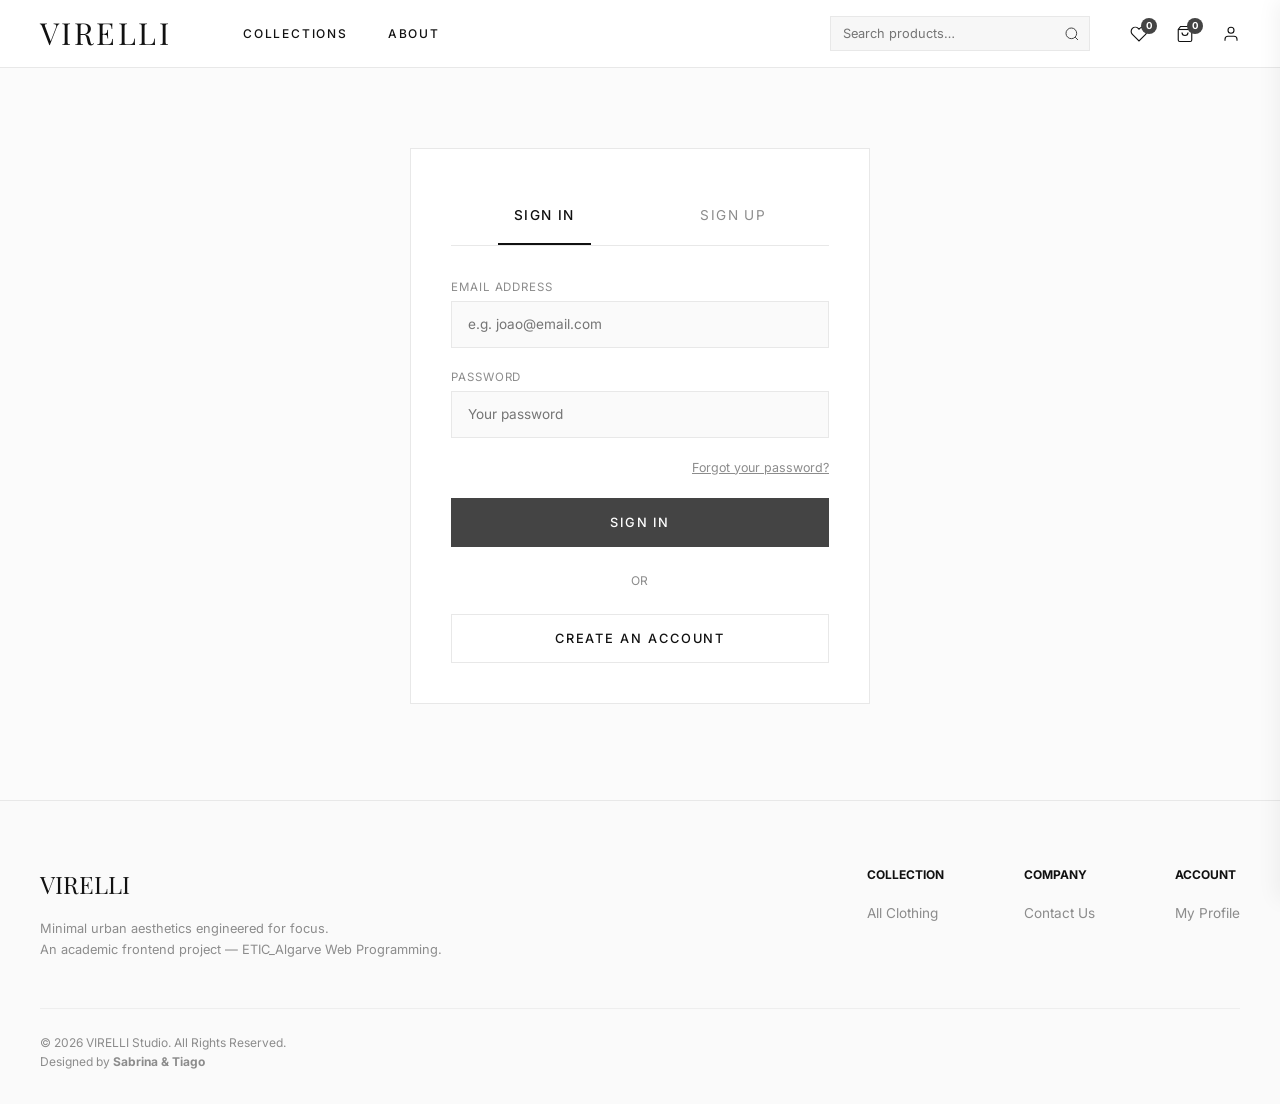
<file: frontend/auth.html>
<!DOCTYPE html>
<html lang="en">
<head>
  <meta charset="UTF-8">
  <meta name="description" content="VIRELLI — Sign in or create an account.">
  <meta name="viewport" content="width=device-width, initial-scale=1.0">
  <link rel="stylesheet" href="styles/global.css">
  <link rel="stylesheet" href="styles/components.css">
  <title>Account — VIRELLI</title>
  <style>
    .auth-container {
      max-width: 460px;
      width: 100%;
      margin: var(--spacing-xl) auto 6rem auto;
      padding: var(--spacing-lg);
      border: 1px solid var(--grey-light);
      background: #ffffff;
      box-sizing: border-box;
    }
    .auth-tabs {
      display: flex;
      justify-content: space-around;
      margin-bottom: 2rem;
      border-bottom: 1px solid var(--grey-light);
    }
    .auth-tab {
      padding: 1rem;
      cursor: pointer;
      font-size: 0.85rem;
      text-transform: uppercase;
      letter-spacing: 0.1em;
      color: var(--grey-mid);
      border-bottom: 2px solid transparent;
      transition: all 0.2s;
    }
    .auth-tab.active { color: var(--black); font-weight: 500; border-bottom-color: var(--black); }
    .auth-form { display: none; flex-direction: column; gap: 1.25rem; }
    .auth-form.active { display: flex; }
    .auth-form input {
      width: 100%;
      padding: 0.9rem 1rem;
      border: 1px solid var(--grey-light);
      background: #fafafa;
      font-family: var(--font);
      font-size: 0.85rem;
      outline: none;
      box-sizing: border-box;
      transition: border-color 0.2s;
    }
    .auth-form input:focus { border-color: var(--grey-mid); background: #fff; }
    .auth-form .btn { width: 100%; padding: 1rem; font-size: 0.8rem; }
    .auth-link {
      font-size: 0.78rem;
      color: var(--grey-mid);
      text-align: right;
      text-decoration: underline;
      display: block;
    }
    .auth-link:hover { color: var(--black); }
    .auth-divider {
      text-align: center;
      font-size: 0.75rem;
      color: var(--grey-mid);
      text-transform: uppercase;
      letter-spacing: 0.08em;
      margin: 0.25rem 0;
    }
    .auth-message {
      font-size: 0.82rem;
      padding: 0.75rem 1rem;
      margin-bottom: 0.5rem;
      display: none;
    }
    .auth-error { background: #fff5f5; border: 1px solid #f5c6cb; color: #c0392b; }
    .auth-success { background: #f0fff4; border: 1px solid #b2dfdb; color: #27ae60; }
    .auth-message:not(:empty) { display: block; }

    @media (max-width: 520px) {
      .auth-container {
        margin: 2rem 1rem 4rem 1rem;
        padding: 1.5rem 1.25rem;
      }
    }
  </style>
</head>
<body>

  <div id="nav-placeholder"></div>

  <main>
    <div class="auth-container">
      <div class="auth-tabs" id="auth-tabs">
        <span class="auth-tab active" id="tab-signin" onclick="switchAuthTab('signin')">Sign In</span>
        <span class="auth-tab" id="tab-signup" onclick="switchAuthTab('signup')">Sign Up</span>
      </div>

      <div id="auth-error" class="auth-message auth-error"></div>
      <div id="auth-success" class="auth-message auth-success"></div>

      <form id="form-signin" class="auth-form active">
        <div style="display:flex;flex-direction:column;gap:0.3rem;">
          <label for="signin-email" style="font-size:0.72rem;text-transform:uppercase;letter-spacing:0.08em;color:var(--grey-mid);">Email Address</label>
          <input type="email" id="signin-email" placeholder="e.g. joao@email.com" required autocomplete="email">
        </div>
        <div style="display:flex;flex-direction:column;gap:0.3rem;">
          <label for="signin-password" style="font-size:0.72rem;text-transform:uppercase;letter-spacing:0.08em;color:var(--grey-mid);">Password</label>
          <input type="password" id="signin-password" placeholder="Your password" required autocomplete="current-password">
        </div>
        <a class="auth-link" href="forgot-password.html">Forgot your password?</a>
        <button type="submit" class="btn">Sign In</button>
        <div class="auth-divider">or</div>
        <button type="button" class="btn" style="background:#fff;color:var(--black);border:1px solid var(--grey-light);" onclick="switchAuthTab('signup')">Create an Account</button>
      </form>

      <form id="form-signup" class="auth-form">
        <div style="display:flex;flex-direction:column;gap:0.3rem;">
          <label for="signup-name" style="font-size:0.72rem;text-transform:uppercase;letter-spacing:0.08em;color:var(--grey-mid);">Full Name</label>
          <input type="text" id="signup-name" placeholder="e.g. João Silva" required autocomplete="name">
        </div>
        <div style="display:flex;flex-direction:column;gap:0.3rem;">
          <label for="signup-email" style="font-size:0.72rem;text-transform:uppercase;letter-spacing:0.08em;color:var(--grey-mid);">Email Address</label>
          <input type="email" id="signup-email" placeholder="e.g. joao@email.com" required autocomplete="email">
        </div>
        <div style="display:flex;flex-direction:column;gap:0.3rem;">
          <label for="signup-password" style="font-size:0.72rem;text-transform:uppercase;letter-spacing:0.08em;color:var(--grey-mid);">Password</label>
          <input type="password" id="signup-password" placeholder="Minimum 6 characters" required autocomplete="new-password">
        </div>
        <div style="display:flex;flex-direction:column;gap:0.3rem;">
          <label for="signup-password-confirm" style="font-size:0.72rem;text-transform:uppercase;letter-spacing:0.08em;color:var(--grey-mid);">Repeat Password</label>
          <input type="password" id="signup-password-confirm" placeholder="Type your password again" required autocomplete="new-password">
        </div>
        <button type="submit" class="btn">Create Account</button>
        <div class="auth-divider">or</div>
        <button type="button" class="btn" style="background:#fff;color:var(--black);border:1px solid var(--grey-light);" onclick="switchAuthTab('signin')">Sign In Instead</button>
      </form>
    </div>
  </main>

  <div id="footer-placeholder"></div>

  <script src="js/api.js"></script>
  <script src="js/components.js"></script>
  <script src="js/cart.js"></script>
  <script src="js/auth-engine.js"></script>
  <script>
    document.addEventListener('DOMContentLoaded', function() {
      injectLayout();
      const session = JSON.parse(localStorage.getItem('VIRELLI_SESSION'));
      if (session) window.location.href = session.role === 'admin' ? 'admin.html' : 'user.html';
    });
  </script>
</body>
</html>
</file>
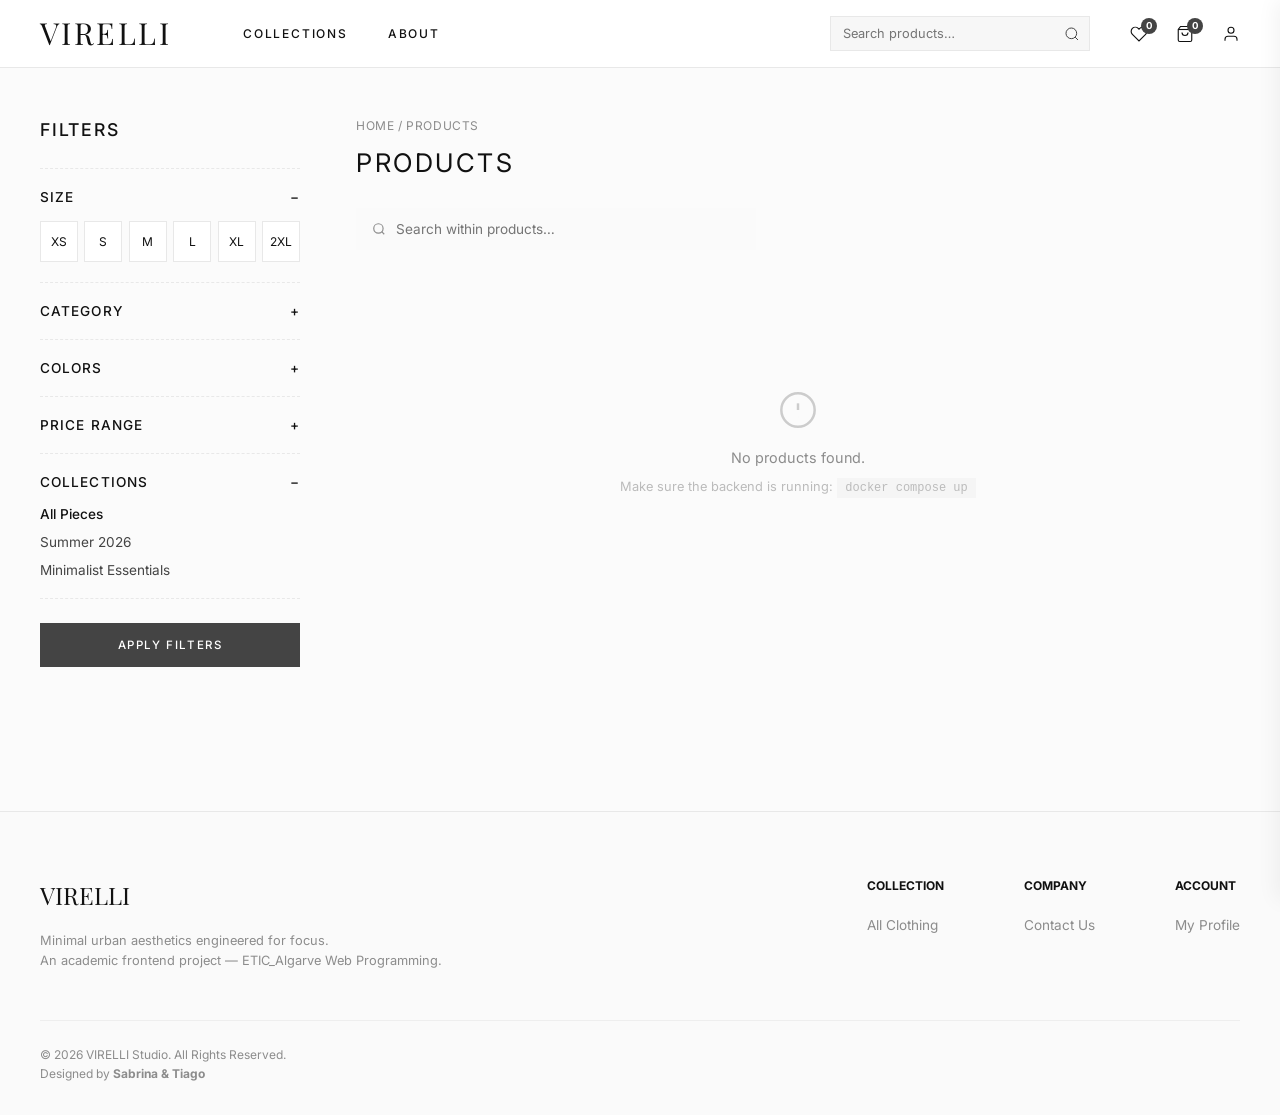
<file: frontend/catalog.html>
<!DOCTYPE html>
<html lang="en">
<head>
  <meta charset="UTF-8">
  <meta name="description" content="VIRELLI Catalog — Browse and filter our full collection.">
  <meta name="viewport" content="width=device-width, initial-scale=1.0">
  <link rel="stylesheet" href="styles/global.css">
  <link rel="stylesheet" href="styles/components.css">
  <title>Products — VIRELLI</title>
  <style>
    .catalog-layout {
      display: grid;
      grid-template-columns: 260px 1fr;
      gap: 3.5rem;
      padding: 3rem var(--spacing-lg);
      max-width: 1400px;
      margin: 0 auto;
    }

    /* Filter sidebar */
    .filter-sidebar { min-width: 0; }
    .filter-section { border-bottom: 1px dashed var(--grey-light); padding: 1.25rem 0; }
    .filter-header {
      width: 100%; background: transparent; border: none;
      display: flex; justify-content: space-between; align-items: center;
      font-family: var(--font); font-size: 0.85rem; font-weight: 500;
      text-transform: uppercase; letter-spacing: 0.08em; cursor: pointer; padding: 0;
      color: var(--black);
    }
    .filter-content { margin-top: 1rem; display: flex; flex-direction: column; gap: 0.75rem; }
    .size-grid { display: grid; grid-template-columns: repeat(6, 1fr); gap: 0.4rem; }
    .size-box {
      border: 1px solid var(--grey-light); background: #ffffff;
      padding: 0.6rem 0; font-size: 0.75rem; text-transform: uppercase;
      font-family: var(--font); cursor: pointer; text-align: center; transition: all 0.2s;
    }
    .size-box:hover, .size-box.active { border-color: var(--black); background: #000; color: #fff; }
    .filter-label {
      display: flex; align-items: center; gap: 0.75rem;
      font-size: 0.85rem; color: var(--grey-dark); cursor: pointer;
    }
    .filter-label input[type="checkbox"] { accent-color: var(--black); cursor: pointer; }
    .count-span { color: var(--grey-mid); font-size: 0.8rem; margin-left: auto; }
    .collection-btn-link {
      background: transparent; border: none; font-family: var(--font);
      font-size: 0.85rem; text-align: left; padding: 0;
      color: var(--grey-dark); cursor: pointer; transition: color 0.2s;
    }
    .collection-btn-link:hover, .collection-btn-link.active { color: var(--black); font-weight: 500; }

    /* Products grid */
    #catalog-products-grid {
      display: grid;
      grid-template-columns: repeat(auto-fill, minmax(240px, 1fr));
      gap: 3rem 2rem;
    }
    .catalog-card { display: flex; flex-direction: column; background: #ffffff; }
    .catalog-card .card-image {
      width: 100%; height: 340px; background: #fafafa;
      display: flex; align-items: center; justify-content: center;
      margin-bottom: 1rem; color: var(--grey-mid); font-size: 0.75rem;
      text-transform: uppercase; letter-spacing: 0.05em;
      border: 1px solid #f5f5f5; overflow: hidden;
    }
    .catalog-card .card-meta { display: flex; flex-direction: column; gap: 0.3rem; }
    .catalog-card .card-name { font-size: 0.85rem; font-weight: 500; color: var(--black); text-transform: capitalize; margin: 0; white-space: nowrap; overflow: hidden; text-overflow: ellipsis; }
    .catalog-card .card-sub { font-size: 0.7rem; color: var(--grey-mid); text-transform: uppercase; letter-spacing: 0.06em; }
    .catalog-card .card-price { font-size: 0.82rem; font-weight: 500; color: var(--grey-dark); margin-top: 0.1rem; }
    .catalog-card .btn { margin-top: 1rem; font-size: 0.7rem; padding: 0.65rem 1rem; letter-spacing: 0.1em; background: #000; color: #fff; border: 1px solid #000; width: 100%; }

    .active-filters-bar { display: flex; gap: 0.5rem; flex-wrap: wrap; margin-bottom: 1.5rem; min-height: 28px; }
    .active-filter-tag {
      background: var(--black); color: #fff; font-size: 0.7rem;
      text-transform: uppercase; letter-spacing: 0.06em;
      padding: 0.25rem 0.65rem; display: flex; align-items: center; gap: 0.4rem; cursor: pointer;
    }
    .active-filter-tag span { font-size: 0.9rem; line-height: 1; }

    /* Mobile filter toggle button */
    .mobile-filter-toggle {
      display: none;
      align-items: center;
      gap: 0.5rem;
      background: var(--black);
      color: #fff;
      border: none;
      padding: 0.7rem 1.25rem;
      font-family: var(--font);
      font-size: 0.75rem;
      text-transform: uppercase;
      letter-spacing: 0.12em;
      cursor: pointer;
      margin-bottom: 1.5rem;
    }

    /* Mobile filter drawer overlay */
    .filter-overlay {
      display: none;
      position: fixed;
      inset: 0;
      background: rgba(0,0,0,0.4);
      z-index: 300;
    }
    .filter-overlay.open { display: block; }

    /* Mobile filter panel */
    .filter-sidebar.mobile-open {
      display: block;
    }

    @media (max-width: 900px) {
      .catalog-layout {
        grid-template-columns: 1fr;
        gap: 0;
        padding: 1.5rem var(--spacing-lg);
      }

      /* On mobile the sidebar becomes a slide-in drawer */
      .filter-sidebar {
        position: fixed;
        top: 0;
        left: -320px;
        width: 300px;
        height: 100%;
        background: #fff;
        z-index: 350;
        overflow-y: auto;
        padding: 2rem 1.5rem;
        transition: left 0.35s cubic-bezier(0.16, 1, 0.3, 1);
        box-shadow: 4px 0 20px rgba(0,0,0,0.08);
      }
      .filter-sidebar.mobile-open {
        left: 0;
      }

      .mobile-filter-toggle { display: flex; }

      #catalog-products-grid {
        grid-template-columns: repeat(auto-fill, minmax(180px, 1fr));
        gap: 2rem 1rem;
      }
      .catalog-card .card-image { height: 240px; }
    }

    @media (max-width: 480px) {
      #catalog-products-grid {
        grid-template-columns: repeat(2, 1fr);
        gap: 1.25rem 0.75rem;
      }
      .catalog-card .card-image { height: 200px; }
    }
  </style>
</head>
<body>

  <div id="nav-placeholder"></div>
  <div class="filter-overlay" id="filter-overlay" onclick="closeMobileFilters()"></div>

  <main>
    <div class="catalog-layout">

      <aside class="filter-sidebar" id="filter-sidebar">
        <div style="display:flex;justify-content:space-between;align-items:center;margin-bottom:1.5rem;">
          <h2 style="font-size:1.1rem;text-transform:uppercase;letter-spacing:0.1em;margin:0;font-weight:500;">Filters</h2>
          <button onclick="closeMobileFilters()" style="font-size:1.4rem;background:none;border:none;cursor:pointer;color:var(--grey-mid);display:none;" id="filter-close-btn">&times;</button>
        </div>

        <div class="filter-section" style="border-top:1px dashed var(--grey-light);">
          <button class="filter-header" onclick="toggleAccordion('content-size')">Size <span id="ind-size">&minus;</span></button>
          <div id="content-size" class="filter-content">
            <div class="size-grid">
              <div class="size-box" data-size="xs">XS</div>
              <div class="size-box" data-size="s">S</div>
              <div class="size-box" data-size="m">M</div>
              <div class="size-box" data-size="l">L</div>
              <div class="size-box" data-size="xl">XL</div>
              <div class="size-box" data-size="2xl">2XL</div>
            </div>
          </div>
        </div>

        <div class="filter-section">
          <button class="filter-header" onclick="toggleAccordion('content-cat')">Category <span id="ind-cat">&plus;</span></button>
          <div id="content-cat" class="filter-content" style="display:none;">
            <label class="filter-label"><input type="checkbox" class="filter-check" data-filter="category" data-value="outerwear"> Outerwear</label>
            <label class="filter-label"><input type="checkbox" class="filter-check" data-filter="category" data-value="tops"> Tops</label>
            <label class="filter-label"><input type="checkbox" class="filter-check" data-filter="category" data-value="shirts"> Shirts</label>
            <label class="filter-label"><input type="checkbox" class="filter-check" data-filter="category" data-value="bottoms"> Bottoms</label>
            <label class="filter-label"><input type="checkbox" class="filter-check" data-filter="category" data-value="accessories"> Accessories</label>
          </div>
        </div>

        <div class="filter-section">
          <button class="filter-header" onclick="toggleAccordion('content-color')">Colors <span id="ind-color">&plus;</span></button>
          <div id="content-color" class="filter-content" style="display:none;">
            <label class="filter-label"><input type="checkbox" class="filter-check" data-filter="color" data-value="white"> Off-White</label>
            <label class="filter-label"><input type="checkbox" class="filter-check" data-filter="color" data-value="black"> Core Black</label>
            <label class="filter-label"><input type="checkbox" class="filter-check" data-filter="color" data-value="charcoal"> Charcoal Pattern</label>
          </div>
        </div>

        <div class="filter-section">
          <button class="filter-header" onclick="toggleAccordion('content-price')">Price Range <span id="ind-price">&plus;</span></button>
          <div id="content-price" class="filter-content" style="display:none;">
            <label class="filter-label"><input type="checkbox" class="filter-check" data-filter="price" data-value="0-150"> Under €150</label>
            <label class="filter-label"><input type="checkbox" class="filter-check" data-filter="price" data-value="150-300"> €150 – €300</label>
            <label class="filter-label"><input type="checkbox" class="filter-check" data-filter="price" data-value="300-600"> €300 – €600</label>
          </div>
        </div>

        <div class="filter-section">
          <button class="filter-header" onclick="toggleAccordion('content-colls')">Collections <span id="ind-colls">&minus;</span></button>
          <div id="content-colls" class="filter-content">
            <button class="collection-btn-link active" id="coll-all" onclick="setCollection('all')">All Pieces</button>
            <button class="collection-btn-link" id="coll-summer" onclick="setCollection('summer')">Summer 2026</button>
            <button class="collection-btn-link" id="coll-essentials" onclick="setCollection('essentials')">Minimalist Essentials</button>
          </div>
        </div>

        <button class="btn" onclick="applyFilters()" style="width:100%;margin-top:1.5rem;padding:0.9rem;font-size:0.72rem;letter-spacing:0.14em;">Apply Filters</button>
      </aside>

      <section class="products-zone">
        <p style="font-size:0.75rem;text-transform:uppercase;letter-spacing:0.05em;color:var(--grey-mid);margin:0 0 0.5rem 0;">Home / Products</p>
        <h1 style="font-size:clamp(1.2rem,4vw,1.6rem);text-transform:uppercase;letter-spacing:0.1em;font-weight:400;color:var(--black);margin:0 0 1.5rem 0;">Products</h1>

        <!-- Mobile filter toggle -->
        <button class="mobile-filter-toggle" onclick="openMobileFilters()" style="min-height:44px;">
          <svg width="14" height="14" viewBox="0 0 24 24" fill="none" stroke="currentColor" stroke-width="2">
            <line x1="4" y1="6" x2="20" y2="6"/><line x1="4" y1="12" x2="14" y2="12"/><line x1="4" y1="18" x2="10" y2="18"/>
          </svg>
          Filters
        </button>

        <!-- Catalog search -->
        <div style="position:relative;width:100%;max-width:400px;margin-bottom:1.5rem;box-sizing:border-box;">
          <input type="text" id="catalog-search" placeholder="Search within products…"
            style="width:100%;padding:0.8rem 1rem 0.8rem 2.5rem;border:none;background:#fafafa;font-family:var(--font);font-size:0.85rem;outline:none;box-sizing:border-box;">
          <svg width="14" height="14" viewBox="0 0 24 24" fill="none" stroke="currentColor" stroke-width="2"
            style="position:absolute;left:1rem;top:50%;transform:translateY(-50%);color:var(--grey-mid);">
            <circle cx="11" cy="11" r="8"></circle><line x1="21" y1="21" x2="16.65" y2="16.65"></line>
          </svg>
        </div>

        <div id="active-filters-bar" class="active-filters-bar"></div>
        <div id="catalog-products-grid"></div>
      </section>
    </div>
  </main>

  <div id="footer-placeholder"></div>

  <script src="js/api.js"></script>
  <script src="js/components.js"></script>
  <script src="js/cart.js"></script>
  <script>
    let allProducts = [];
    let activeCollection = 'all';
    let activeFilters = { size: [], category: [], color: [], price: [] };

    function openMobileFilters() {
      document.getElementById('filter-sidebar').classList.add('mobile-open');
      document.getElementById('filter-overlay').classList.add('open');
      document.getElementById('filter-close-btn').style.display = 'block';
      document.body.style.overflow = 'hidden';
    }

    function closeMobileFilters() {
      document.getElementById('filter-sidebar').classList.remove('mobile-open');
      document.getElementById('filter-overlay').classList.remove('open');
      document.body.style.overflow = '';
    }

    document.addEventListener('DOMContentLoaded', async () => {
      injectLayout('collections');

      const gridEl = document.getElementById('catalog-products-grid');
      if (gridEl) {
        gridEl.innerHTML = Array.from({ length: 6 }).map(() => `
          <div class="catalog-card skeleton-card">
            <div class="card-image vir-skeleton skeleton-thumb"></div>
            <div class="vir-skeleton skeleton-line medium"></div>
            <div class="vir-skeleton skeleton-line short"></div>
          </div>`).join('');
      }

      allProducts = await apiGetAllProducts();

      const urlParams = new URLSearchParams(window.location.search);
      const searchParam = urlParams.get('search');
      if (searchParam) {
        const el = document.getElementById('catalog-search');
        if (el) el.value = decodeURIComponent(searchParam);
      }

      renderGrid();
      window.refreshGridUI = renderGrid;

      document.querySelectorAll('.size-box').forEach(box => {
        box.addEventListener('click', () => {
          box.classList.toggle('active');
          const sz = box.dataset.size;
          const idx = activeFilters.size.indexOf(sz);
          idx > -1 ? activeFilters.size.splice(idx, 1) : activeFilters.size.push(sz);
        });
      });

      const catalogSearch = document.getElementById('catalog-search');
      if (catalogSearch) catalogSearch.addEventListener('input', renderGrid);

      // Handle window resize: close mobile filter if viewport grows
      window.addEventListener('resize', () => {
        if (window.innerWidth > 900) closeMobileFilters();
      });
    });

    function toggleAccordion(id) {
      const el = document.getElementById(id);
      const key = id.replace('content-', '');
      const ind = document.getElementById('ind-' + key);
      const isHidden = el.style.display === 'none';
      el.style.display = isHidden ? 'flex' : 'none';
      if (ind) ind.innerHTML = isHidden ? '&minus;' : '&plus;';
    }

    function setCollection(name) {
      activeCollection = name;
      document.querySelectorAll('.collection-btn-link').forEach(b => b.classList.remove('active'));
      const btn = document.getElementById('coll-' + name);
      if (btn) btn.classList.add('active');
      renderGrid();
    }

    function applyFilters() {
      document.querySelectorAll('.filter-check').forEach(cb => {
        const filter = cb.dataset.filter;
        const value = cb.dataset.value;
        if (!activeFilters[filter]) activeFilters[filter] = [];
        const idx = activeFilters[filter].indexOf(value);
        if (cb.checked && idx === -1) activeFilters[filter].push(value);
        else if (!cb.checked && idx > -1) activeFilters[filter].splice(idx, 1);
      });
      renderGrid();
      updateActiveFilterBar();
      closeMobileFilters();
    }

    function updateActiveFilterBar() {
      const bar = document.getElementById('active-filters-bar');
      let tags = '';
      Object.entries(activeFilters).forEach(([key, vals]) => {
        vals.forEach(v => {
          tags += `<div class="active-filter-tag" onclick="removeFilter('${key}','${v}')">
            ${key}: ${v} <span>&times;</span>
          </div>`;
        });
      });
      if (activeCollection !== 'all') {
        tags += `<div class="active-filter-tag" onclick="setCollection('all')">
          collection: ${activeCollection} <span>&times;</span>
        </div>`;
      }
      bar.innerHTML = tags;
    }

    function removeFilter(key, val) {
      const idx = activeFilters[key].indexOf(val);
      if (idx > -1) activeFilters[key].splice(idx, 1);
      const cb = document.querySelector(`.filter-check[data-filter="${key}"][data-value="${val}"]`);
      if (cb) cb.checked = false;
      renderGrid();
      updateActiveFilterBar();
    }

    function productMatchesFilters(p) {
      if (activeFilters.size && activeFilters.size.length) {
        const psizes = (typeof p.sizes === 'string' ? p.sizes : '')
          .toLowerCase().split(',').map(function(s){ return s.trim(); });
        if (!activeFilters.size.some(function(s){ return psizes.indexOf(s) > -1; })) return false;
      }
      if (activeFilters.category && activeFilters.category.length) {
        const pcat = (p.category || '').toLowerCase();
        if (!activeFilters.category.some(function(c){ return pcat.indexOf(c) > -1; })) return false;
      }
      if (activeFilters.price && activeFilters.price.length) {
        const val = window.parsePrice(p.price);
        const inRange = activeFilters.price.some(function(r){
          const parts = r.split('-').map(Number);
          return val >= parts[0] && val <= parts[1];
        });
        if (!inRange) return false;
      }
      return true;
    }

    function renderGrid() {
      const grid = document.getElementById('catalog-products-grid');
      if (!grid) return;

      const searchVal = (document.getElementById('catalog-search')?.value || '').toLowerCase().trim();

      let filtered = allProducts.filter(p => {
        // 'collection' is not a backend field — map to category groups so the
        // filter buttons produce real results with the data we have.
        if (activeCollection !== 'all') {
          const cat = (p.category || '').toLowerCase();
          if (activeCollection === 'summer') {
            // Summer 2026: outerwear, shirts, tops
            if (!['outerwear', 'shirts', 'tops'].includes(cat)) return false;
          } else if (activeCollection === 'essentials') {
            // Minimalist Essentials: core basics — tops, shirts, bottoms
            if (!['tops', 'shirts', 'bottoms'].includes(cat)) return false;
          }
        }
        if (searchVal && !p.name.toLowerCase().includes(searchVal) && !(p.description || '').toLowerCase().includes(searchVal)) return false;
        if (!productMatchesFilters(p)) return false;
        return true;
      });

      if (filtered.length === 0) {
        const noProductsMsg = allProducts.length === 0
          ? `<div style="grid-column:1/-1;text-align:center;padding:4rem 2rem;">
               <svg width="40" height="40" viewBox="0 0 24 24" fill="none" stroke="#ccc" stroke-width="1.5" style="margin-bottom:1rem;display:block;margin-left:auto;margin-right:auto;">
                 <circle cx="12" cy="12" r="10"/><line x1="12" y1="8" x2="12" y2="12"/><line x1="12" y1="16" x2="12.01" y2="16"/>
               </svg>
               <p style="color:var(--grey-mid);font-size:0.9rem;margin-bottom:0.5rem;">No products found.</p>
               <p style="color:#bbb;font-size:0.8rem;">Make sure the backend is running: <code style="background:#f5f5f5;padding:0.2rem 0.5rem;font-size:0.75rem;">docker compose up</code></p>
             </div>`
          : `<p style="grid-column:1/-1;text-align:center;padding:3rem;color:var(--grey-mid);">No products match your filters.</p>`;
        grid.innerHTML = noProductsMsg;
        return;
      }

      grid.innerHTML = filtered.map(function(item) {
        const isFav = window.favoritesList && window.favoritesList.map(Number).indexOf(Number(item.id)) > -1;
        return `
        <div class="catalog-card">
          <a href="product.html?id=${item.id}">
            <div class="card-image">
              ${item.image_url ? `<img src="${escapeHTML(item.image_url)}" alt="${escapeHTML(item.name)}" style="width:100%;height:100%;object-fit:cover;display:block;" onerror="this.style.display='none'">` : `<span style="opacity:0.5;">Product Frame</span>`}
            </div>
          </a>
          <div class="card-meta">
            <div style="display:flex;flex-direction:column;gap:0.2rem;">
              <span class="card-sub">${escapeHTML(item.category || 'Apparel')}</span>
              <h3 class="card-name">${escapeHTML(item.name)}</h3>
            </div>
            <span class="card-price">${window.formatPrice(item.price)}</span>
          </div>
        </div>`;
      }).join('');
    }
  </script>
</body>
</html>
</file>
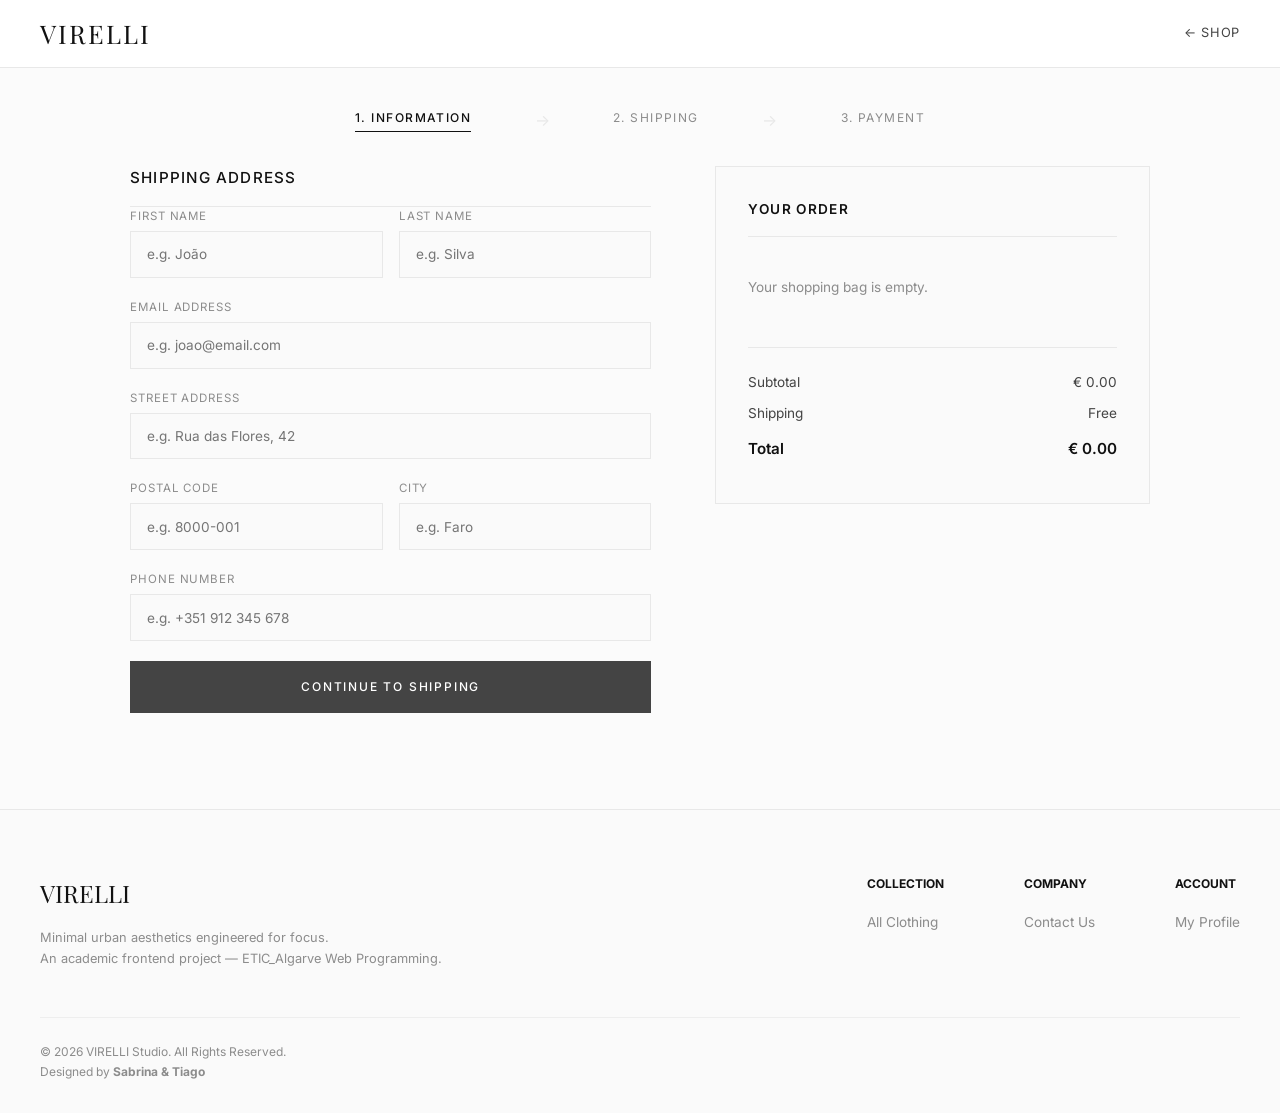
<file: frontend/checkout.html>
<!DOCTYPE html>
<html lang="en">
<head>
  <meta charset="UTF-8">
  <meta name="description" content="VIRELLI — Secure checkout.">
  <meta name="viewport" content="width=device-width, initial-scale=1.0">
  <link rel="stylesheet" href="styles/global.css">
  <link rel="stylesheet" href="styles/components.css">
  <title>Checkout — VIRELLI</title>
  <style>
    .checkout-header-nav {
      max-width: 650px;
      margin: 2.5rem auto 2rem auto;
      display: flex;
      justify-content: space-between;
      align-items: center;
      padding: 0 var(--spacing-lg);
      font-family: var(--font);
    }
    .step-btn {
      background: transparent; border: none; font-family: var(--font);
      font-size: 0.75rem; text-transform: uppercase; letter-spacing: 0.12em;
      color: var(--grey-mid); cursor: pointer; padding-bottom: 6px;
    }
    .step-btn.active { color: var(--black); font-weight: 500; border-bottom: 1.5px solid var(--black); }
    .checkout-grid {
      max-width: 1100px;
      margin: 0 auto 5rem auto;
      padding: 0 var(--spacing-lg);
      display: grid;
      grid-template-columns: 1.2fr 1fr;
      gap: 4rem;
    }
    .checkout-form-side { display: flex; flex-direction: column; gap: 2rem; }
    .section-title {
      font-size: 0.95rem; text-transform: uppercase; letter-spacing: 0.08em;
      color: var(--black); font-weight: 500; margin: 0;
      border-bottom: 1px solid var(--grey-light); padding-bottom: 1rem;
    }
    .form-grid-2 { display: grid; grid-template-columns: 1fr 1fr; gap: 1rem; }
    .checkout-input {
      width: 100%; padding: 0.9rem 1rem; border: 1px solid var(--grey-light);
      font-size: 0.85rem; outline: none; background: #fafafa;
      font-family: var(--font); box-sizing: border-box; transition: border-color 0.2s;
    }
    .checkout-input:focus { border-color: var(--grey-mid); background: #fff; }
    .order-summary {
      background: #fafafa; padding: 2rem; border: 1px solid var(--grey-light);
      display: flex; flex-direction: column; height: fit-content; position: sticky; top: var(--nav-height);
    }
    .summary-title {
      font-size: 0.85rem; text-transform: uppercase; letter-spacing: 0.1em;
      border-bottom: 1px solid var(--grey-light); padding-bottom: 1rem;
      margin-bottom: 1.5rem; color: var(--black); font-weight: 600; margin-top: 0;
    }
    .summary-total-box { margin-top: 2rem; border-top: 1px solid var(--grey-light); padding-top: 1.5rem; }
    .summary-row {
      display: flex; justify-content: space-between; font-size: 0.85rem;
      margin-bottom: 0.6rem; color: var(--grey-dark);
    }
    .summary-row.total { font-weight: 600; font-size: 0.95rem; color: var(--black); margin-top: 0.75rem; }
    .checkout-item-row {
      display: flex; justify-content: space-between; align-items: center;
      padding-bottom: 1.25rem; border-bottom: 1px solid #f5f5f5; margin-bottom: 0.25rem;
    }
    .checkout-item-left { display: flex; gap: 0.75rem; align-items: center; }
    .checkout-item-meta h4 { font-size: 0.82rem; font-weight: 500; margin: 0 0 0.2rem 0; }
    .checkout-item-meta p { font-size: 0.75rem; color: var(--grey-mid); margin: 0; }
    .checkout-item-price { font-size: 0.85rem; font-weight: 500; }
    /* Confirmation / Invoice overlay */
    #confirmation-screen {
      display: none;
      max-width: 780px;
      margin: 3rem auto 5rem auto;
      padding: 0 var(--spacing-lg);
    }
    @media (max-width: 860px) {
      .checkout-grid { grid-template-columns: 1fr; gap: 2rem; }
      .form-grid-2 { grid-template-columns: 1fr; }
      .btn-next-step { width: 100%; }
      .order-summary { position: static; padding: 1.5rem; }
      .checkout-header-nav { padding: 0 1.25rem; gap: 0.5rem; flex-wrap: nowrap; }
      .step-btn { font-size: 0.68rem; letter-spacing: 0.06em; }
    }
    @media (max-width: 520px) {
      .checkout-grid { padding: 0 1.25rem; }
      .checkout-header-nav { margin: 1.5rem auto 1rem auto; }
    }

    /* Invoice / Confirmation Screen */
    .invoice-container {
      background: #fff;
      border: 1px solid var(--grey-light);
      padding: 3rem;
    }
    .invoice-header {
      display: flex;
      justify-content: space-between;
      align-items: flex-start;
      margin-bottom: 2rem;
      padding-bottom: 1.5rem;
      border-bottom: 2px solid var(--black);
      flex-wrap: wrap;
      gap: 1.5rem;
    }
    .invoice-logo {
      font-family: var(--font-serif);
      font-size: 1.8rem;
      font-weight: 400;
      letter-spacing: 0.1em;
      text-transform: uppercase;
    }
    .invoice-meta {
      text-align: right;
      font-size: 0.82rem;
      line-height: 1.9;
      color: var(--grey-dark);
    }
    .invoice-meta strong { color: var(--black); }
    .invoice-table {
      width: 100%;
      border-collapse: collapse;
      margin: 1.5rem 0;
      font-size: 0.85rem;
    }
    .invoice-table th {
      text-transform: uppercase;
      font-size: 0.7rem;
      letter-spacing: 0.1em;
      font-weight: 500;
      padding: 0.5rem 0;
      border-bottom: 1px solid var(--grey-light);
      color: var(--grey-mid);
    }
    .invoice-table td {
      padding: 0.85rem 0;
      border-bottom: 1px solid #f5f5f5;
      vertical-align: middle;
    }
    .invoice-total-row td {
      font-weight: 600;
      font-size: 0.95rem;
      padding-top: 1.25rem;
      border-bottom: none;
    }
    .invoice-actions {
      display: flex;
      gap: 1rem;
      margin-top: 2rem;
      flex-wrap: wrap;
    }
    .invoice-actions .btn { flex: 1; min-width: 160px; text-align: center; }
    @media (max-width: 600px) {
      .invoice-container { padding: 1.5rem 1.25rem; }
      .invoice-header { flex-direction: column; gap: 1rem; }
      .invoice-meta { text-align: left; }
      .invoice-actions { flex-direction: column; }
      .invoice-actions .btn { min-width: 0; }
      .checkout-item-row { flex-wrap: wrap; gap: 0.5rem; }
      .checkout-item-price { width: 100%; text-align: right; }
    }

    .field-error {
      font-size: 0.75rem; color: #c0392b; margin-top: -0.5rem;
      display: none; letter-spacing: 0.02em;
    }
    .checkout-input.invalid { border-color: #c0392b; background: #fff8f8; }
    .checkout-input.valid   { border-color: #27ae60; }
  </style>
</head>
<body>

  <nav class="main-nav" style="justify-content:space-between;">
    <a href="index.html" class="logo" style="font-family:var(--font-serif);font-size:clamp(1.3rem,4vw,1.6rem);letter-spacing:0.08em;">VIRELLI</a>
    <a href="catalog.html" style="font-size:0.8rem;text-transform:uppercase;letter-spacing:0.05em;color:var(--grey-dark);white-space:nowrap;">← Shop</a>
  </nav>

  
  <nav class="checkout-header-nav">
    <button class="step-btn active" id="step-1-btn">1. Information</button>
    <span style="color:var(--grey-light);">&#8594;</span>
    <button class="step-btn" id="step-2-btn">2. Shipping</button>
    <span style="color:var(--grey-light);">&#8594;</span>
    <button class="step-btn" id="step-3-btn">3. Payment</button>
  </nav>

  
  <main id="checkout-main">
    <div class="checkout-grid">

      
      <div class="checkout-form-side">
        
        <div id="step-1">
          <h2 class="section-title">Shipping Address</h2>
          <form id="checkout-info-form" style="display:flex;flex-direction:column;gap:1.25rem;" novalidate>
            <div class="form-grid-2">
              <div style="display:flex;flex-direction:column;gap:0.35rem;">
                <label for="first-name" style="font-size:0.72rem;text-transform:uppercase;letter-spacing:0.08em;color:var(--grey-mid);">First Name</label>
                <input class="checkout-input" type="text" id="first-name" placeholder="e.g. João" required>
                <span class="field-error" id="err-first-name">Please enter your first name.</span>
              </div>
              <div style="display:flex;flex-direction:column;gap:0.35rem;">
                <label for="last-name" style="font-size:0.72rem;text-transform:uppercase;letter-spacing:0.08em;color:var(--grey-mid);">Last Name</label>
                <input class="checkout-input" type="text" id="last-name" placeholder="e.g. Silva" required>
                <span class="field-error" id="err-last-name">Please enter your last name.</span>
              </div>
            </div>
            <div style="display:flex;flex-direction:column;gap:0.35rem;">
              <label for="order-email" style="font-size:0.72rem;text-transform:uppercase;letter-spacing:0.08em;color:var(--grey-mid);">Email Address</label>
              <input class="checkout-input" type="email" id="order-email" placeholder="e.g. joao@email.com" required>
              <span class="field-error" id="err-email">Please enter a valid email address.</span>
            </div>
            <div style="display:flex;flex-direction:column;gap:0.35rem;">
              <label for="address" style="font-size:0.72rem;text-transform:uppercase;letter-spacing:0.08em;color:var(--grey-mid);">Street Address</label>
              <input class="checkout-input" type="text" id="address" placeholder="e.g. Rua das Flores, 42" required>
              <span class="field-error" id="err-address">Please enter your street address.</span>
            </div>
            <div class="form-grid-2">
              <div style="display:flex;flex-direction:column;gap:0.35rem;">
                <label for="postal" style="font-size:0.72rem;text-transform:uppercase;letter-spacing:0.08em;color:var(--grey-mid);">Postal Code</label>
                <input class="checkout-input" type="text" id="postal" placeholder="e.g. 8000-001" required>
                <span class="field-error" id="err-postal">Please enter a valid postal code.</span>
              </div>
              <div style="display:flex;flex-direction:column;gap:0.35rem;">
                <label for="city" style="font-size:0.72rem;text-transform:uppercase;letter-spacing:0.08em;color:var(--grey-mid);">City</label>
                <input class="checkout-input" type="text" id="city" placeholder="e.g. Faro" required>
                <span class="field-error" id="err-city">Please enter your city.</span>
              </div>
            </div>
            <div style="display:flex;flex-direction:column;gap:0.35rem;">
              <label for="phone" style="font-size:0.72rem;text-transform:uppercase;letter-spacing:0.08em;color:var(--grey-mid);">Phone Number</label>
              <input class="checkout-input" type="tel" id="phone" placeholder="e.g. +351 912 345 678" required>
              <span class="field-error" id="err-phone">Please enter a valid phone number (at least 9 digits).</span>
            </div>
            <button type="submit" class="btn" style="width:100%;padding:1.1rem;">Continue to Shipping</button>
          </form>
        </div>

        
        <div id="step-2" style="display:none;">
          <h2 class="section-title">Shipping Method</h2>
          <div style="display:flex;flex-direction:column;gap:0.75rem;margin-top:1rem;">
            <label style="display:flex;align-items:center;gap:1rem;padding:1rem;border:1px solid var(--grey-light);cursor:pointer;">
              <input type="radio" name="shipping" value="standard" checked> 
              <span style="font-size:0.85rem;">Standard Shipping (5–7 days) — Free</span>
            </label>
            <label style="display:flex;align-items:center;gap:1rem;padding:1rem;border:1px solid var(--grey-light);cursor:pointer;">
              <input type="radio" name="shipping" value="express"> 
              <span style="font-size:0.85rem;">Express Shipping (2–3 days) — €12.00</span>
            </label>
          </div>
          <button class="btn" onclick="goToStep(3)" style="width:100%;padding:1.1rem;margin-top:1.5rem;">Continue to Payment</button>
          <button onclick="goToStep(1)" style="font-size:0.78rem;color:var(--grey-mid);margin-top:0.75rem;text-decoration:underline;background:none;border:none;cursor:pointer;">← Back</button>
        </div>

        
        <div id="step-3" style="display:none;">
          <h2 class="section-title">Payment Details</h2>
          <form id="checkout-payment-form" style="display:flex;flex-direction:column;gap:1.25rem;margin-top:1rem;" novalidate>
            <div style="display:flex;flex-direction:column;gap:0.35rem;">
              <label for="card-name" style="font-size:0.72rem;text-transform:uppercase;letter-spacing:0.08em;color:var(--grey-mid);">Cardholder Name</label>
              <input class="checkout-input" type="text" id="card-name" placeholder="Name as on card" required>
              <span class="field-error" id="err-card-name">Please enter the cardholder name.</span>
            </div>
            <div style="display:flex;flex-direction:column;gap:0.35rem;">
              <label for="card-number" style="font-size:0.72rem;text-transform:uppercase;letter-spacing:0.08em;color:var(--grey-mid);">Card Number</label>
              <input class="checkout-input" type="text" id="card-number" placeholder="•••• •••• •••• ••••" maxlength="19" required>
              <span class="field-error" id="err-card-number">Please enter a valid 16-digit card number.</span>
            </div>
            <div class="form-grid-2">
              <div style="display:flex;flex-direction:column;gap:0.35rem;">
                <label for="card-expiry" style="font-size:0.72rem;text-transform:uppercase;letter-spacing:0.08em;color:var(--grey-mid);">Expiry</label>
                <input class="checkout-input" type="text" id="card-expiry" placeholder="MM / YY" maxlength="7" required>
                <span class="field-error" id="err-card-expiry">Please enter a valid expiry date (MM / YY).</span>
              </div>
              <div style="display:flex;flex-direction:column;gap:0.35rem;">
                <label for="card-cvv" style="font-size:0.72rem;text-transform:uppercase;letter-spacing:0.08em;color:var(--grey-mid);">CVV</label>
                <input class="checkout-input" type="text" id="card-cvv" placeholder="•••" maxlength="4" required>
                <span class="field-error" id="err-card-cvv">Please enter a valid 3 or 4-digit CVV.</span>
              </div>
            </div>
            <button type="submit" class="btn" style="width:100%;padding:1.2rem;font-size:0.85rem;letter-spacing:0.12em;">
              Complete Secure Payment
            </button>
            <button type="button" onclick="goToStep(2)" style="font-size:0.78rem;color:var(--grey-mid);text-decoration:underline;background:none;border:none;cursor:pointer;">← Back</button>
          </form>
        </div>
      </div>

      
      <div class="order-summary">
        <h3 class="summary-title">Your Order</h3>
        <div id="checkout-summary-items"></div>
        <div class="summary-total-box">
          <div class="summary-row"><span>Subtotal</span><span id="summary-subtotal">€ 0.00</span></div>
          <div class="summary-row"><span>Shipping</span><span id="summary-shipping">Free</span></div>
          <div class="summary-row total">
            <span>Total</span>
            <span id="summary-total"><span id="checkout-calculated-total">€ 0.00</span></span>
          </div>
        </div>
      </div>
    </div>
  </main>


  <div id="confirmation-screen">
    <div class="invoice-container">
      <div class="invoice-header">
        <div>
          <div class="invoice-logo">VIRELLI</div>
          <p style="font-size:0.8rem;color:var(--grey-mid);margin-top:0.5rem;">Order Confirmation</p>
        </div>
        <div class="invoice-meta">
          <div><strong>Invoice #</strong><span id="invoice-number"></span></div>
          <div><strong>Date:</strong> <span id="invoice-date"></span></div>
          <div><strong>To:</strong> <span id="invoice-customer"></span></div>
          <div><span id="invoice-email-display"></span></div>
        </div>
      </div>

      <table class="invoice-table">
        <thead>
          <tr>
            <th>Item</th>
            <th>Qty</th>
            <th style="text-align:right;">Price</th>
          </tr>
        </thead>
        <tbody id="invoice-items"></tbody>
        <tfoot>
          <tr id="invoice-shipping-row" style="display:none;">
            <td colspan="2" style="font-size:0.85rem;color:var(--grey-mid);">Shipping</td>
            <td style="text-align:right;font-size:0.85rem;color:var(--grey-mid);" id="invoice-shipping"></td>
          </tr>
          <tr class="invoice-total-row">
            <td colspan="2">Total</td>
            <td style="text-align:right;" id="invoice-total"></td>
          </tr>
        </tfoot>
      </table>

      <div style="margin-top:2rem;padding:1.25rem;background:#fafafa;border:1px solid var(--grey-light);">
        <p style="font-size:0.82rem;color:var(--grey-dark);line-height:1.6;margin:0;">
          ✓ &nbsp;A copy of this invoice has been sent to <strong id="invoice-email-confirm"></strong>.<br>
          Thank you for your purchase. Your order will be dispatched within 1–2 business days.
        </p>
      </div>

      <div style="margin-top:1.5rem;display:flex;gap:1rem;">
        <button onclick="window.print()" class="btn" style="flex:1;">Download Invoice</button>
        <a href="index.html" class="btn" style="flex:1;text-align:center;background:#fff;color:var(--black);border:1px solid var(--grey-light);">Continue Shopping</a>
      </div>
    </div>
  </div>


  <div id="footer-placeholder"></div>

  <script src="js/api.js"></script>
  <script src="js/components.js"></script>
  <script src="js/cart.js"></script>
  <script>  
  document.addEventListener('DOMContentLoaded', () => {
      document.getElementById('footer-placeholder').outerHTML = getFooterHTML();
      renderCheckoutCart();

      document.querySelectorAll('input[name="shipping"]').forEach(radio => {
        radio.addEventListener('change', () => {
          const isExpress = radio.value === 'express';
          const shippingEl = document.getElementById('summary-shipping');
          if (shippingEl) shippingEl.textContent = isExpress ? '€ 12.00' : 'Free';
          window.shippingCost = isExpress ? 12 : 0;
          renderCheckoutCart();
        });
      });
    });

    let currentStep = 1;
    let orderInfo = {};

    function goToStep(step) {
      document.getElementById(`step-${currentStep}`).style.display = 'none';
      document.getElementById(`step-${step}`).style.display = 'block';
      document.querySelectorAll('.step-btn').forEach((btn, i) => {
        btn.classList.toggle('active', i + 1 === step);
      });
      currentStep = step;
    }

    function showFieldError(inputId, errorId, condition) {
      const input = document.getElementById(inputId);
      const err   = document.getElementById(errorId);
      const fail  = condition(input.value.trim());
      input.classList.toggle('invalid', fail);
      input.classList.toggle('valid', !fail);
      if (err) err.style.display = fail ? 'block' : 'none';
      return fail;
    }

    function clearFieldState(inputId, errorId) {
      const input = document.getElementById(inputId);
      const err   = document.getElementById(errorId);
      input.classList.remove('invalid', 'valid');
      if (err) err.style.display = 'none';
    }

    ['first-name','last-name','address','city'].forEach(function(id) {
      document.getElementById(id).addEventListener('blur', function() {
        showFieldError(id, 'err-' + id, function(v) { return v.length < 1; });
      });
    });
    document.getElementById('order-email').addEventListener('blur', function() {
      showFieldError('order-email', 'err-email', function(v) { return !/^[^\s@]+@[^\s@]+\.[^\s@]+$/.test(v); });
    });
    document.getElementById('postal').addEventListener('blur', function() {
      showFieldError('postal', 'err-postal', function(v) { return v.length < 3; });
    });
    document.getElementById('phone').addEventListener('blur', function() {
      showFieldError('phone', 'err-phone', function(v) { return v.replace(/\D/g,'').length < 9; });
    });

    document.getElementById('checkout-info-form').addEventListener('submit', (e) => {
      e.preventDefault();
      const errs = [
        showFieldError('first-name',  'err-first-name', function(v) { return v.length < 1; }),
        showFieldError('last-name',   'err-last-name',  function(v) { return v.length < 1; }),
        showFieldError('order-email', 'err-email',      function(v) { return !/^[^\s@]+@[^\s@]+\.[^\s@]+$/.test(v); }),
        showFieldError('address',     'err-address',    function(v) { return v.length < 3; }),
        showFieldError('postal',      'err-postal',     function(v) { return v.length < 3; }),
        showFieldError('city',        'err-city',       function(v) { return v.length < 1; }),
        showFieldError('phone',       'err-phone',      function(v) { return v.replace(/\D/g,'').length < 9; })
      ];
      if (errs.some(Boolean)) return;
      orderInfo.firstName = document.getElementById('first-name').value;
      orderInfo.lastName  = document.getElementById('last-name').value;
      orderInfo.email     = document.getElementById('order-email').value;
      orderInfo.address   = document.getElementById('address').value;
      orderInfo.city      = document.getElementById('city').value;
      goToStep(2);
    });

    document.getElementById('card-number').addEventListener('input', function() {
      var v = this.value.replace(/\D/g,'').slice(0,16);
      this.value = v.replace(/(.{4})/g,'$1 ').trim();
    });
    document.getElementById('card-expiry').addEventListener('input', function() {
      var v = this.value.replace(/\D/g,'').slice(0,4);
      if (v.length >= 3) v = v.slice(0,2) + ' / ' + v.slice(2);
      this.value = v;
    });

    document.getElementById('checkout-payment-form').addEventListener('submit', async (e) => {
      e.preventDefault();
      const errs = [
        showFieldError('card-name',   'err-card-name',   function(v) { return v.length < 2; }),
        showFieldError('card-number', 'err-card-number', function(v) { return v.replace(/\s/g,'').length !== 16; }),
        showFieldError('card-expiry', 'err-card-expiry', function(v) { return !/^\d{2}\s\/\s\d{2}$/.test(v); }),
        showFieldError('card-cvv',    'err-card-cvv',    function(v) { return !/^\d{3,4}$/.test(v); })
      ];
      if (errs.some(Boolean)) return;

      const cartData = JSON.parse(localStorage.getItem('VIRELLI_CART')) || [];

      // Bug #6: don't allow completing payment with an empty bag.
      if (cartData.length === 0) {
        alert("Your shopping bag is empty. Add an item before checking out.");
        return;
      }

      // The backend parses item.price as a string (it iterates the characters),
      // so numeric prices from the product API would crash it. Send price as a
      // string and include the chosen size so the server receives clean data.
      const items = cartData.map(it => ({
        id: it.id,
        name: it.name,
        size: it.size || '',
        price: String(it.price)
      }));

      const payload = {
        customer: orderInfo,
        items: items
      };

      try {
        const response = await fetch('http://localhost:8000/checkout/', {
          method: 'POST',
          headers: {
            'Content-Type': 'application/json'
          },
          body: JSON.stringify(payload)
        });

        if (!response.ok) throw new Error('Backend error');

        const data = await response.json();
        if (data.status === 'success') {
          generateInvoiceFromServer(data.order_details);
        }
      } catch (error) {
        alert("Could not reach the server to place your order. Please try again.");
        console.error(error);
      }
    });

    function generateInvoiceFromServer(orderDetails) {
      const date = new Date().toLocaleDateString('en-GB', { year:'numeric', month:'long', day:'numeric' });
      const itemMap = {};

      console.log(orderDetails);
      console.log(orderDetails.items);
      
      orderDetails.items.forEach(item => {
        const key = (item.id != null ? item.id : item.name) + '__' + (item.size || '');
        itemMap[key] ? itemMap[key].qty++ : (itemMap[key] = { ...item, qty: 1 });
      });

      const itemsHTML = Object.values(itemMap).map(item => {
        const cleanPrice = window.parsePrice(item.price);
        return `<tr>
          <td>${window.escapeHTML(item.name)}</td>
          <td>${item.qty}</td>
          <td style="text-align:right;">€ ${(cleanPrice * item.qty).toFixed(2)}</td>
        </tr>`;
      }).join('');

      document.getElementById('invoice-number').textContent = orderDetails.order_id;
      document.getElementById('invoice-date').textContent = date;
      document.getElementById('invoice-customer').textContent = orderDetails.customer_name;
      document.getElementById('invoice-email-display').textContent = orderDetails.customer_email;
      document.getElementById('invoice-email-confirm').textContent = orderDetails.customer_email;
      document.getElementById('invoice-items').innerHTML = itemsHTML || '<tr><td colspan="3" style="color:var(--grey-mid);">No items</td></tr>';
      const shipping = window.shippingCost || 0;
      const invoiceShippingRow = document.getElementById('invoice-shipping-row');
      if (shipping > 0) {
        document.getElementById('invoice-shipping').textContent = `€ ${shipping.toFixed(2)}`;
        if (invoiceShippingRow) invoiceShippingRow.style.display = '';
      } else {
        if (invoiceShippingRow) invoiceShippingRow.style.display = 'none';
      }
      const invoiceTotal = orderDetails.total_price + shipping;
      document.getElementById('invoice-total').textContent = `€ ${invoiceTotal.toFixed(2)}`;

      document.getElementById('checkout-main').style.display = 'none';
      document.getElementById('confirmation-screen').style.display = 'block';
    }
  </script>
</body>
</html>
</file>
<file: styles/global.css>
@import url('https://fonts.googleapis.com/css2?family=Inter:wght@300;400;500&family=Playfair+Display:wght@400;500&display=swap');

*, *::before, *::after {
  box-sizing: border-box;
  margin: 0;
  padding: 0;
}

:root {
  --black: #111111;
  --white: #fbfbfb;
  --grey-dark: #444444;
  --grey-hover: #666666;
  --grey-light: #e8e8e8;
  --grey-mid: #8c8c8c;
  --font: 'Inter', sans-serif;
  --font-serif: 'Playfair Display', serif;
  --spacing-sm: 0.5rem;
  --spacing-md: 1.25rem;
  --spacing-lg: 2.5rem;
  --spacing-xl: 5rem;
}

body {
  font-family: var(--font);
  background: var(--white);
  color: var(--black);
  line-height: 1.6;
  -webkit-font-smoothing: antialiased;
}

a { text-decoration: none; color: inherit; }
button { cursor: pointer; border: none; background: none; font-family: var(--font); color: inherit; }

.main-nav {
  display: flex;
  justify-content: space-between;
  align-items: center;
  padding: 1.5rem var(--spacing-lg);
  background: #ffffff;
  border-bottom: 1px solid var(--grey-light);
  position: sticky;
  top: 0;
  z-index: 100;
}

.nav-left {
  display: flex;
  align-items: center;
  gap: 4.5rem;
}

.nav-left .logo {
  font-family: var(--font-serif);
  font-size: 1.9rem;
  font-weight: 400;
  letter-spacing: 0.08em;
  text-transform: uppercase;
}

.nav-links {
  display: flex;
  gap: 2.5rem;
}

.nav-links a {
  font-size: 0.75rem;
  font-weight: 500;
  text-transform: uppercase;
  letter-spacing: 0.15em;
  position: relative;
  transition: opacity 0.3s ease;
}

.nav-links a::after {
  content: '';
  position: absolute;
  width: 100%;
  transform: scaleX(0);
  height: 1px;
  bottom: -4px;
  left: 0;
  background-color: var(--grey-dark);
  transform-origin: bottom right;
  transition: transform 0.25s ease-out;
}

.nav-links a:hover::after {
  transform: scaleX(1);
  transform-origin: bottom left;
}

.nav-right {
  display: flex;
  align-items: center;
  gap: 2.5rem;
}

.search-wrapper {
  position: relative;
  width: 260px;
}

.search-wrapper input {
  width: 100%;
  padding: 0.55rem 2.5rem 0.55rem 0.75rem;
  border: 1px solid var(--grey-light);
  background-color: #f7f7f7;
  font-family: var(--font);
  font-size: 0.8rem;
  outline: none;
}

.search-btn {
  position: absolute;
  right: 10px;
  top: 50%;
  transform: translateY(-50%);
  color: var(--grey-dark);
  display: inline-flex;
  align-items: center;
}

.nav-icons {
  display: flex;
  align-items: center;
  gap: 1.75rem;
}

.icon-link {
  position: relative;
  color: var(--black);
  display: inline-flex;
  align-items: center;
}

#cart-count, #fav-count {
  position: absolute;
  top: -7px;
  right: -9px;
  background: var(--grey-dark);
  color: #ffffff;
  font-size: 0.6rem;
  font-weight: bold;
  min-width: 16px;
  height: 16px;
  display: flex;
  align-items: center;
  justify-content: center;
  border-radius: 50%;
}

.btn {
  display: inline-block;
  padding: 0.9rem 2.5rem;
  background: var(--grey-dark);
  color: #ffffff;
  font-size: 0.75rem;
  font-weight: 500;
  letter-spacing: 0.15em;
  text-transform: uppercase;
  border: 1px solid var(--grey-dark);
  transition: all 0.3s ease;
  text-align: center;
}

.btn:hover { 
  background: transparent;
  color: var(--grey-dark);
}

.page-header {
  padding: var(--spacing-xl) var(--spacing-lg) var(--spacing-md) var(--spacing-lg);
  text-align: center;
}

.page-header h1 {
  font-family: var(--font-serif);
  font-size: 2.5rem;
  font-weight: 400;
  text-transform: uppercase;
  letter-spacing: 0.05em;
}

#product-grid {
  display: grid;
  grid-template-columns: repeat(3, 1fr);
  gap: 2.5rem var(--spacing-lg);
  padding: var(--spacing-lg);
  max-width: 1600px;
  margin: 0 auto;
}

.product-card { 
  display: flex; 
  flex-direction: column; 
  gap: 0.75rem; 
  border: 1px solid var(--grey-light);
  padding: 1.5rem;
  background: #ffffff;
}

.image-placeholder {
  width: 100%;
  background: #f0f0f0;
  color: var(--grey-mid);
  display: flex;
  align-items: center;
  justify-content: center;
  font-size: 0.75rem;
  letter-spacing: 0.05em;
  text-transform: uppercase;
}

.product-card .image-placeholder {
  height: 280px;
  margin-bottom: 0.5rem;
}

.product-card h3 { font-size: 0.85rem; font-weight: 400; text-transform: uppercase; letter-spacing: 0.05em; }
.product-card p { font-size: 0.85rem; font-weight: 500; color: var(--grey-mid); }
.product-card-controls { display: flex; gap: 0.5rem; margin-top: auto; }
.product-card-controls .btn { flex-grow: 1; }

.btn-fav {
  border: 1px solid var(--grey-light);
  padding: 0 1rem;
  display: flex;
  align-items: center;
  justify-content: center;
  background: #ffffff;
  color: var(--grey-mid);
  transition: all 0.3s ease;
}
.btn-fav.active {
  background: var(--grey-dark);
  color: #ffffff;
  border-color: var(--grey-dark);
}

.qty-stepper {
  display: inline-flex;
  border: 1px solid var(--grey-light);
  background: #ffffff;
  align-items: center;
}
.qty-stepper button {
  padding: 0.25rem 0.6rem;
  font-size: 0.85rem;
  font-weight: 500;
}
.qty-stepper button:hover { background: #f0f0f0; }
.qty-stepper span {
  padding: 0 0.75rem;
  font-size: 0.8rem;
  min-width: 30px;
  text-align: center;
}

.fav-modal {
  position: fixed;
  top: 0;
  right: -400px;
  width: 400px;
  height: 100%;
  background: #ffffff;
  box-shadow: -4px 0 20px rgba(0,0,0,0.05);
  z-index: 1000;
  transition: right 0.4s cubic-bezier(0.16, 1, 0.3, 1);
  padding: 2.5rem;
  display: flex;
  flex-direction: column;
}
.fav-modal.open { right: 0; }
.fav-modal-header { display: flex; justify-content: space-between; align-items: center; margin-bottom: 2rem; border-bottom: 1px solid var(--grey-light); padding-bottom: 1rem; }
.fav-modal-header h2 { font-family: var(--font-serif); font-size: 1.4rem; font-weight: 400; text-transform: uppercase; }
.fav-modal-close { font-size: 1.5rem; cursor: pointer; }
.fav-modal-items { flex-grow: 1; overflow-y: auto; display: flex; flex-direction: column; gap: 1.5rem; }
.fav-item-row { display: flex; gap: 1rem; justify-content: space-between; align-items: center; padding-bottom: 1rem; border-bottom: 1px solid #f9f9f9; }
.fav-item-row .image-placeholder { width: 60px; height: 60px; flex-shrink: 0; }

.nav-hamburger {
  display: none;
  flex-direction: column;
  justify-content: center;
  gap: 5px;
  background: none;
  border: none;
  cursor: pointer;
  padding: 0.5rem;
  z-index: 110;
  position: absolute;
  right: var(--spacing-lg);
  top: 50%;
  transform: translateY(-50%);
}
.nav-hamburger span {
  display: block;
  width: 22px;
  height: 2px;
  background: var(--black);
  transition: all 0.25s ease;
}

@media (max-width: 1024px) {
  #product-grid { grid-template-columns: repeat(2, 1fr); }
}

@media (max-width: 768px) {
  
  .nav-hamburger { display: flex; }

  .main-nav {
    position: relative;
    flex-wrap: wrap;
    padding: 0 var(--spacing-lg);
  }

  
  .nav-left {
    width: 100%;
    display: flex;
    align-items: center;
    justify-content: space-between;
    padding: 1rem 0;
    position: relative;
  }
  .nav-links {
    display: none;
    flex-direction: column;
    gap: 0.5rem;
    width: 100%;
    padding: 0.5rem 0 1rem;
    border-top: 1px solid var(--grey-light);
  }
  .nav-right {
    display: none;
    flex-direction: column;
    width: 100%;
    padding: 0.75rem 0 1rem;
    gap: 1rem;
    border-top: 1px solid var(--grey-light);
  }
  
  .main-nav.nav-open .nav-links,
  .main-nav.nav-open .nav-right { display: flex; }

  
  .main-nav.nav-open .nav-hamburger span:nth-child(1) { transform: translateY(7px) rotate(45deg); }
  .main-nav.nav-open .nav-hamburger span:nth-child(2) { opacity: 0; }
  .main-nav.nav-open .nav-hamburger span:nth-child(3) { transform: translateY(-7px) rotate(-45deg); }

  #product-grid { grid-template-columns: 1fr; }
  .fav-modal { width: 100%; right: -100%; }

  
  .search-wrapper { width: 100%; }
  .search-wrapper input { width: 100%; box-sizing: border-box; }
}

@media (max-width: 480px) {
  .home-featured-grid { grid-template-columns: 1fr; }
  .carousel-product-card { min-width: 100%; }
  .footer-links-group { grid-template-columns: 1fr; }
}
</file>
<file: styles/components.css>
.hero-banner {
  position: relative;
  width: 100%;
  height: 60vh;
  background-color: #eaeaea;
  display: flex;
  align-items: center;
  justify-content: center;
  text-align: center;
  border-bottom: 1px solid var(--grey-light);
}

.hero-placeholder-label {
  position: absolute;
  top: 1.5rem;
  font-size: 0.65rem;
  letter-spacing: 0.2em;
  color: var(--grey-mid);
  text-transform: uppercase;
}

.hero-overlay-content h1 {
  font-family: var(--font-serif);
  font-size: 4.5rem;
  font-weight: 400;
  line-height: 1.1;
  text-transform: uppercase;
  margin-bottom: 1.2rem;
  letter-spacing: -0.02em;
}

.hero-season {
  font-size: 0.85rem;
  text-transform: uppercase;
  letter-spacing: 0.2em;
  margin-bottom: 2.5rem;
  font-weight: 500;
  color: var(--grey-hover);
}

.btn-shop-now {
  display: inline-block;
  padding: 0.9rem 2.6rem;
  background: var(--grey-dark);
  color: #ffffff;
  font-size: 0.75rem;
  font-weight: 500;
  text-transform: uppercase;
  letter-spacing: 0.15em;
  transition: all 0.3s ease;
  border: 1px solid var(--grey-dark);
}

.btn-shop-now:hover { background: transparent; color: var(--grey-dark); }

.home-featured { padding: var(--spacing-xl) var(--spacing-lg); max-width: 1600px; margin: 0 auto; }
.featured-carousel-grid { display: grid; grid-template-columns: repeat(3, 1fr); gap: 1.5rem; }
.carousel-product-card { display: flex; flex-direction: column; gap: 0.75rem; border: 1px solid var(--grey-light); padding: 1.5rem; background: #ffffff; }
.carousel-product-card .image-placeholder { height: 250px; margin-bottom: 0.5rem; }

.carousel-controls { display: flex; justify-content: flex-end; gap: 4px; margin-top: 2rem; }
.control-btn { display: inline-flex; align-items: center; justify-content: center; width: 46px; height: 46px; border: 1px solid var(--grey-light); background: #ffffff; color: var(--grey-dark); }
.control-btn:hover { background: var(--grey-dark); color: #ffffff; }

.product-detail {
  max-width: 1100px;
  margin: 0 auto;
  padding: var(--spacing-xl) var(--spacing-lg);
  display: grid;
  grid-template-columns: 1fr 1fr;
  gap: 4rem;
  align-items: center;
}

.product-detail .image-placeholder {
  height: 500px;
}

.product-info { display: flex; flex-direction: column; align-items: flex-start; text-align: left; gap: 2rem; }
.product-info h1 { font-family: var(--font-serif); font-size: 3rem; font-weight: 400; text-transform: uppercase; }
.product-info .price { font-size: 1.5rem; font-weight: 500; border-bottom: 1px solid var(--grey-light); width: 100%; padding-bottom: 1.5rem; }
.product-info .description { color: #444444; font-size: 1rem; line-height: 1.8; }
.product-detail-actions { display: flex; gap: 1rem; width: 100%; max-width: 400px; }
.product-detail-actions .btn { flex-grow: 1; }

.checkout-container { display: grid; grid-template-columns: 1.1fr 0.9fr; gap: 4rem; max-width: 1400px; margin: 0 auto; padding: 3rem var(--spacing-lg); }
.checkout-left h1 { font-family: var(--font-serif); font-size: 2rem; text-transform: uppercase; margin-bottom: 1.5rem; }
.checkout-steps { display: flex; gap: 2rem; margin-bottom: 2.5rem; font-size: 0.75rem; text-transform: uppercase; color: var(--grey-mid); }
.checkout-steps span.active { color: var(--black); font-weight: 500; }
.form-section-title { font-size: 0.75rem; text-transform: uppercase; letter-spacing: 0.1em; color: #333; margin-bottom: 1rem; font-weight: 500; }
.input-row { display: grid; grid-template-columns: 1fr 1fr; gap: 1rem; }
.input-group { margin-bottom: 1rem; }
.checkout-container input, .checkout-container select { width: 100%; padding: 0.9rem 1rem; border: 1px solid var(--grey-light); background: #fafafa; font-family: var(--font); font-size: 0.85rem; outline: none; }
.checkout-container input:focus, .checkout-container select:focus { border-color: var(--grey-mid); background: #ffffff; }

.btn-next-step { width: 180px; background: var(--grey-dark); color: #ffffff; padding: 1rem; display: flex; justify-content: space-between; align-items: center; font-size: 0.8rem; text-transform: uppercase; font-weight: 500; border: none; transition: background 0.3s ease; }
.btn-next-step:hover { background: var(--grey-hover); }

.checkout-right { border: 1px solid var(--grey-light); padding: 2.5rem; background: #ffffff; align-self: start; }
.order-title { font-size: 0.85rem; text-transform: uppercase; margin-bottom: 1.5rem; }
.checkout-item-row { display: flex; justify-content: space-between; align-items: center; padding: 1.5rem 0; border-bottom: 1px solid #f0f0f0; gap: 1rem; }
.checkout-item-left { display: flex; gap: 1rem; align-items: center; }
.checkout-item-left .image-placeholder { width: 50px; height: 50px; flex-shrink: 0; }
.checkout-item-meta h4 { font-size: 0.85rem; font-weight: 400; text-transform: uppercase; }
.checkout-item-meta p { font-size: 0.75rem; color: var(--grey-mid); }
.summary-totals { margin-top: 1.5rem; padding-top: 1.5rem; border-top: 1px solid var(--grey-light); }
.summary-row { display: flex; justify-content: space-between; font-size: 0.85rem; margin-bottom: 0.75rem; }
.summary-row.total-line { font-size: 1rem; font-weight: 500; margin-top: 1rem; padding-top: 1rem; border-top: 1px solid #f0f0f0; }

.profile-container { max-width: 1000px; margin: 0 auto; padding: var(--spacing-xl) var(--spacing-lg); }
.profile-header { margin-bottom: 3rem; border-bottom: 1px solid var(--grey-light); padding-bottom: 1rem; }
.profile-header h1 { font-family: var(--font-serif); font-size: 2.2rem; text-transform: uppercase; }
.profile-grid { display: grid; grid-template-columns: 1fr 1fr; gap: 4rem; }
.profile-card h2 { font-size: 0.9rem; text-transform: uppercase; margin-bottom: 1.5rem; font-weight: 500; border-bottom: 1px solid var(--grey-dark); padding-bottom: 0.5rem; }
.profile-info-display { margin-bottom: 2rem; font-size: 0.9rem; }
.profile-info-display p { margin-bottom: 0.75rem; }
.profile-info-display strong { display: inline-block; width: 120px; color: #555; }

.main-footer { background-color: #fafafa; border-top: 1px solid var(--grey-light); padding: 4rem var(--spacing-lg) 2rem var(--spacing-lg); margin-top: 6rem; }
.footer-container { max-width: 1400px; margin: 0 auto; display: flex; justify-content: space-between; gap: 3rem; flex-wrap: wrap; }
.footer-logo { font-family: var(--font-serif); font-size: 1.5rem; display: block; margin-bottom: 1rem; }
.footer-brand p { font-size: 0.8rem; color: var(--grey-mid); }
.footer-links-group { display: flex; gap: 5rem; }
.footer-column h4 { font-size: 0.75rem; text-transform: uppercase; margin-bottom: 1.2rem; }
.footer-column a { display: block; font-size: 0.85rem; color: var(--grey-mid); margin-bottom: 0.75rem; }
.footer-column a:hover { color: var(--black); }
.footer-bottom { max-width: 1400px; margin: 3rem auto 0 auto; padding-top: 1.5rem; border-top: 1px solid #eeeeee; font-size: 0.75rem; color: var(--grey-mid); }

@media (max-width: 768px) {
  .product-detail { grid-template-columns: 1fr; gap: 2rem; }
  .checkout-container, .profile-grid, .footer-container { grid-template-columns: 1fr; gap: 2rem; }
  .footer-links-group { gap: 3rem; }
}
</file>
<file: frontend/styles/global.css>
@import url('https://fonts.googleapis.com/css2?family=Inter:wght@300;400;500&family=Playfair+Display:wght@400;500&display=swap');

*, *::before, *::after {
  box-sizing: border-box;
  margin: 0;
  padding: 0;
}

:root {
  --black: #111111;
  --white: #fbfbfb;
  --grey-dark: #444444;
  --grey-hover: #666666;
  --grey-light: #e8e8e8;
  --grey-mid: #8c8c8c;
  --font: 'Inter', sans-serif;
  --font-serif: 'Playfair Display', serif;
  --spacing-sm: 0.5rem;
  --spacing-md: 1.25rem;
  --spacing-lg: 2.5rem;
  --spacing-xl: 5rem;
  --nav-height: 68px;
}

body {
  font-family: var(--font);
  background: var(--white);
  color: var(--black);
  line-height: 1.6;
  -webkit-font-smoothing: antialiased;
  overflow-x: hidden;
}

a { text-decoration: none; color: inherit; }
button { cursor: pointer; border: none; background: none; font-family: var(--font); color: inherit; }

/* =========================================
   NAV
   ========================================= */
.main-nav {
  display: flex;
  justify-content: space-between;
  align-items: center;
  padding: 0 var(--spacing-lg);
  height: var(--nav-height);
  background: #ffffff;
  border-bottom: 1px solid var(--grey-light);
  position: sticky;
  top: 0;
  z-index: 200;
}

.nav-left {
  display: flex;
  align-items: center;
  gap: 4.5rem;
  flex-shrink: 0;
}

.nav-left .logo {
  font-family: var(--font-serif);
  font-size: 1.9rem;
  font-weight: 400;
  letter-spacing: 0.08em;
  text-transform: uppercase;
  white-space: nowrap;
}

.nav-links {
  display: flex;
  gap: 2.5rem;
}

.nav-links a {
  font-size: 0.75rem;
  font-weight: 500;
  text-transform: uppercase;
  letter-spacing: 0.15em;
  position: relative;
  transition: opacity 0.3s ease;
  white-space: nowrap;
}

.nav-links a::after {
  content: '';
  position: absolute;
  width: 100%;
  transform: scaleX(0);
  height: 1px;
  bottom: -4px;
  left: 0;
  background-color: var(--grey-dark);
  transform-origin: bottom right;
  transition: transform 0.25s ease-out;
}

.nav-links a:hover::after {
  transform: scaleX(1);
  transform-origin: bottom left;
}

.nav-right {
  display: flex;
  align-items: center;
  gap: 2.5rem;
}

.search-wrapper {
  position: relative;
  width: 260px;
}

.search-wrapper input {
  width: 100%;
  padding: 0.55rem 2.5rem 0.55rem 0.75rem;
  border: 1px solid var(--grey-light);
  background-color: #f7f7f7;
  font-family: var(--font);
  font-size: 0.8rem;
  outline: none;
}

.search-btn {
  position: absolute;
  right: 10px;
  top: 50%;
  transform: translateY(-50%);
  color: var(--grey-dark);
  display: inline-flex;
  align-items: center;
}

.search-dropdown {
  position: absolute;
  top: calc(100% + 6px);
  left: 0;
  width: min(320px, calc(100vw - 2.5rem));
  background: #ffffff;
  border: 1px solid var(--grey-light);
  box-shadow: 0 8px 24px rgba(0,0,0,0.10);
  z-index: 500;
  display: none;
}

.search-result-item {
  display: flex;
  align-items: center;
  gap: 0.75rem;
  padding: 0.75rem 1rem;
  border-bottom: 1px solid #f0f0f0;
  color: var(--black);
  font-size: 0.82rem;
  transition: background 0.15s ease;
}

.search-result-item:hover { background: #f7f7f7; }

.search-result-img {
  width: 40px;
  height: 40px;
  background: #efefef;
  flex-shrink: 0;
}

.search-result-name {
  font-size: 0.82rem;
  font-weight: 500;
  text-transform: uppercase;
  letter-spacing: 0.03em;
}

.search-result-price {
  font-size: 0.78rem;
  color: var(--grey-mid);
  margin-top: 0.15rem;
}

.search-no-results {
  padding: 1rem;
  font-size: 0.82rem;
  color: var(--grey-mid);
  text-align: center;
}

.search-see-all {
  display: block;
  padding: 0.75rem 1rem;
  font-size: 0.78rem;
  text-transform: uppercase;
  letter-spacing: 0.08em;
  color: var(--grey-dark);
  text-align: center;
  border-top: 1px solid var(--grey-light);
  transition: background 0.15s ease;
}

.search-see-all:hover { background: #f7f7f7; }

.nav-icons {
  display: flex;
  align-items: center;
  gap: 1.75rem;
}

.icon-link {
  position: relative;
  color: var(--black);
  display: inline-flex;
  align-items: center;
}

#cart-count, #fav-count {
  position: absolute;
  top: -7px;
  right: -9px;
  background: var(--grey-dark);
  color: #ffffff;
  font-size: 0.6rem;
  font-weight: bold;
  min-width: 16px;
  height: 16px;
  display: flex;
  align-items: center;
  justify-content: center;
  border-radius: 50%;
}

/* Hamburger button */
.nav-hamburger {
  display: none;
  flex-direction: column;
  justify-content: center;
  gap: 5px;
  background: none;
  border: none;
  cursor: pointer;
  padding: 0.4rem;
  z-index: 210;
  flex-shrink: 0;
}
.nav-hamburger span {
  display: block;
  width: 22px;
  height: 2px;
  background: var(--black);
  transition: all 0.25s ease;
  transform-origin: center;
}

/* Mobile nav drawer */
.mobile-nav-drawer {
  display: none;
  position: fixed;
  top: var(--nav-height);
  left: 0;
  right: 0;
  bottom: 0;
  background: #ffffff;
  z-index: 190;
  flex-direction: column;
  padding: 2rem var(--spacing-lg);
  gap: 0;
  overflow-y: auto;
  transform: translateX(-100%);
  transition: transform 0.35s cubic-bezier(0.16, 1, 0.3, 1);
}
.mobile-nav-drawer.open {
  transform: translateX(0);
}

/* Mobile nav links */
.mobile-nav-links {
  display: flex;
  flex-direction: column;
  gap: 0;
  border-bottom: 1px solid var(--grey-light);
  padding-bottom: 1.5rem;
  margin-bottom: 1.5rem;
}
.mobile-nav-links a {
  font-size: 1.4rem;
  font-family: var(--font-serif);
  font-weight: 400;
  text-transform: uppercase;
  letter-spacing: 0.05em;
  padding: 0.85rem 0;
  border-bottom: 1px solid var(--grey-light);
  color: var(--black);
}
.mobile-nav-links a:last-child { border-bottom: none; }

/* Mobile search */
.mobile-search-wrap {
  position: relative;
  margin-bottom: 1.5rem;
}
.mobile-search-wrap input {
  width: 100%;
  padding: 0.8rem 2.5rem 0.8rem 0.85rem;
  border: 1px solid var(--grey-light);
  background: #f7f7f7;
  font-family: var(--font);
  font-size: 0.9rem;
  outline: none;
}
.mobile-search-wrap .search-btn {
  right: 10px;
}

/* Mobile icon row */
.mobile-nav-icons {
  display: flex;
  gap: 2rem;
  padding-top: 0.5rem;
}
.mobile-nav-icons .icon-link {
  font-size: 0.75rem;
  text-transform: uppercase;
  letter-spacing: 0.1em;
  display: flex;
  align-items: center;
  gap: 0.5rem;
}

/* Hamburger animation when open */
.nav-hamburger.is-open span:nth-child(1) { transform: translateY(7px) rotate(45deg); }
.nav-hamburger.is-open span:nth-child(2) { opacity: 0; transform: scaleX(0); }
.nav-hamburger.is-open span:nth-child(3) { transform: translateY(-7px) rotate(-45deg); }

/* =========================================
   BUTTONS
   ========================================= */
.btn {
  display: inline-block;
  padding: 0.9rem 2.5rem;
  background: var(--grey-dark);
  color: #ffffff;
  font-size: 0.75rem;
  font-weight: 500;
  letter-spacing: 0.15em;
  text-transform: uppercase;
  border: 1px solid var(--grey-dark);
  transition: all 0.3s ease;
  text-align: center;
}
.btn:hover { 
  background: transparent;
  color: var(--grey-dark);
}

/* =========================================
   PAGE HEADER
   ========================================= */
.page-header {
  padding: var(--spacing-xl) var(--spacing-lg) var(--spacing-md) var(--spacing-lg);
  text-align: center;
}
.page-header h1 {
  font-family: var(--font-serif);
  font-size: 2.5rem;
  font-weight: 400;
  text-transform: uppercase;
  letter-spacing: 0.05em;
}

/* =========================================
   PRODUCT GRID
   ========================================= */
#product-grid {
  display: grid;
  grid-template-columns: repeat(3, 1fr);
  gap: 2.5rem var(--spacing-lg);
  padding: var(--spacing-lg);
  max-width: 1600px;
  margin: 0 auto;
}

.product-card { 
  display: flex; 
  flex-direction: column; 
  gap: 0.75rem; 
  border: 1px solid var(--grey-light);
  padding: 1.5rem;
  background: #ffffff;
}

.image-placeholder {
  width: 100%;
  background: #f0f0f0;
  color: var(--grey-mid);
  display: flex;
  align-items: center;
  justify-content: center;
  font-size: 0.75rem;
  letter-spacing: 0.05em;
  text-transform: uppercase;
}

.product-card .image-placeholder {
  height: 280px;
  margin-bottom: 0.5rem;
}

.product-card h3 { font-size: 0.85rem; font-weight: 400; text-transform: uppercase; letter-spacing: 0.05em; }
.product-card p { font-size: 0.85rem; font-weight: 500; color: var(--grey-mid); }
.product-card-controls { display: flex; gap: 0.5rem; margin-top: auto; }
.product-card-controls .btn { flex-grow: 1; }

.btn-fav {
  border: 1px solid var(--grey-light);
  padding: 0 1rem;
  display: flex;
  align-items: center;
  justify-content: center;
  background: #ffffff;
  color: var(--grey-mid);
  transition: all 0.3s ease;
}
.btn-fav.active {
  background: var(--grey-dark);
  color: #ffffff;
  border-color: var(--grey-dark);
}

.qty-stepper {
  display: inline-flex;
  border: 1px solid var(--grey-light);
  background: #ffffff;
  align-items: center;
}
.qty-stepper button {
  padding: 0.25rem 0.6rem;
  font-size: 0.85rem;
  font-weight: 500;
}
.qty-stepper button:hover { background: #f0f0f0; }
.qty-stepper span {
  padding: 0 0.75rem;
  font-size: 0.8rem;
  min-width: 30px;
  text-align: center;
}

/* =========================================
   FAVORITES DRAWER
   ========================================= */
.fav-modal {
  position: fixed;
  top: 0;
  right: -400px;
  width: 400px;
  height: 100%;
  background: #ffffff;
  box-shadow: -4px 0 20px rgba(0,0,0,0.05);
  z-index: 1000;
  transition: right 0.4s cubic-bezier(0.16, 1, 0.3, 1);
  padding: 2.5rem;
  display: flex;
  flex-direction: column;
}
.fav-modal.open { right: 0; }
.fav-modal-header { display: flex; justify-content: space-between; align-items: center; margin-bottom: 2rem; border-bottom: 1px solid var(--grey-light); padding-bottom: 1rem; }
.fav-modal-header h2 { font-family: var(--font-serif); font-size: 1.4rem; font-weight: 400; text-transform: uppercase; }
.fav-modal-close { font-size: 1.5rem; cursor: pointer; }
.fav-modal-items { flex-grow: 1; overflow-y: auto; display: flex; flex-direction: column; gap: 1.5rem; }
.fav-item-row { display: flex; gap: 1rem; justify-content: space-between; align-items: center; padding-bottom: 1rem; border-bottom: 1px solid #f9f9f9; }
.fav-item-row .image-placeholder { width: 60px; height: 60px; flex-shrink: 0; }

/* =========================================
   SKELETON LOADERS
   ========================================= */
.vir-skeleton {
  position: relative;
  overflow: hidden;
  background: #ececec;
}
.vir-skeleton::after {
  content: "";
  position: absolute;
  inset: 0;
  transform: translateX(-100%);
  background: linear-gradient(90deg, transparent, rgba(255,255,255,0.65), transparent);
  animation: vir-shimmer 1.2s infinite;
}
@keyframes vir-shimmer {
  100% { transform: translateX(100%); }
}
.skeleton-card { display: flex; flex-direction: column; gap: 0.75rem; }
.skeleton-thumb { width: 100%; aspect-ratio: 3 / 4; min-height: 220px; }
.skeleton-line { height: 12px; border-radius: 2px; }
.skeleton-line.short { width: 45%; }
.skeleton-line.medium { width: 70%; }

/* =========================================
   RESPONSIVE BREAKPOINTS
   ========================================= */

/* Tablet */
@media (max-width: 1024px) {
  #product-grid { grid-template-columns: repeat(2, 1fr); }
  .search-wrapper { width: 200px; }
  .nav-left { gap: 2.5rem; }
  .nav-right { gap: 1.5rem; }
}

/* Mobile: show hamburger, hide desktop nav elements */
@media (max-width: 768px) {
  :root {
    --spacing-lg: 1.25rem;
    --spacing-xl: 3rem;
  }

  .main-nav {
    padding: 0 1.25rem;
    height: var(--nav-height);
    position: sticky;
    top: 0;
  }

  /* Show hamburger */
  .nav-hamburger { display: flex; }

  /* Hide desktop nav-right and desktop nav-links */
  .nav-right { display: none; }
  .nav-links { display: none; }

  /* Show mobile drawer */
  .mobile-nav-drawer { display: flex; }

  /* Product grid */
  #product-grid { grid-template-columns: repeat(2, 1fr); gap: 1rem; padding: 1rem; }

  /* Favorites modal full width on mobile */
  .fav-modal { width: 100%; right: -100%; padding: 1.5rem; }

  /* Page headers */
  .page-header { padding: 2rem var(--spacing-lg) 1rem; }
  .page-header h1 { font-size: 1.8rem; }
}

@media (max-width: 480px) {
  #product-grid { grid-template-columns: 1fr; }
  .home-featured-grid { grid-template-columns: 1fr; }
  .carousel-product-card { min-width: 100%; }
  .footer-links-group { grid-template-columns: 1fr; }
  .product-card .image-placeholder { height: 220px; }
}

/* =========================================
   ADDITIONAL MOBILE POLISH
   ========================================= */

/* Prevent any child element from causing horizontal scroll */
img, video, iframe, embed, object, table {
  max-width: 100%;
}

/* Mobile nav drawer: search dropdown within it */
@media (max-width: 768px) {
  /* Push mobile search dropdown to full width */
  .mobile-search-wrap .search-dropdown {
    width: 100%;
    left: 0;
    right: 0;
  }

  /* Ensure favorites drawer fills screen on mobile */
  .fav-modal {
    width: 100% !important;
    right: -100% !important;
    padding: 1.5rem !important;
  }
  .fav-modal.open {
    right: 0 !important;
  }

  /* Footer stacking */
  .footer-container {
    flex-direction: column;
    gap: 2rem;
  }
  .footer-links-group {
    flex-wrap: wrap;
    gap: 2rem;
  }
  .footer-bottom {
    flex-direction: column;
    gap: 0.5rem;
    text-align: center;
  }

  /* Page header */
  .page-header h1 {
    font-size: clamp(1.4rem, 5vw, 2rem);
  }

  /* General btn touch-friendly */
  .btn {
    min-height: 44px;
    display: flex;
    align-items: center;
    justify-content: center;
  }
}

@media (max-width: 480px) {
  .footer-links-group {
    display: grid;
    grid-template-columns: 1fr 1fr;
    gap: 1.5rem;
  }
  
  /* Cart count badges bigger tap target */
  #cart-count, #fav-count {
    min-width: 18px;
    height: 18px;
    font-size: 0.65rem;
  }
}
</file>
<file: frontend/styles/components.css>
/* =========================================
   HERO BANNER
   ========================================= */
.hero-banner {
  position: relative;
  width: 100%;
  height: 80vh;
  min-height: 420px;
  display: flex;
  align-items: flex-end;
  justify-content: flex-start;
  overflow: hidden;
  background-color: #111;
}

.hero-banner-img {
  position: absolute;
  inset: 0;
  width: 100%;
  height: 100%;
  object-fit: cover;
  object-position: center 20%;
  display: block;
}

.hero-banner-overlay {
  position: absolute;
  inset: 0;
  background: linear-gradient(
    to top,
    rgba(0,0,0,0.62) 0%,
    rgba(0,0,0,0.18) 50%,
    rgba(0,0,0,0.04) 100%
  );
}

.hero-overlay-content {
  position: relative;
  z-index: 2;
  padding: 3.5rem 4rem;
  text-align: left;
  color: #ffffff;
}

.hero-overlay-content h1 {
  font-family: var(--font-serif);
  font-size: clamp(2.2rem, 6vw, 4.5rem);
  font-weight: 400;
  line-height: 1.05;
  text-transform: uppercase;
  margin-bottom: 0.75rem;
  letter-spacing: -0.01em;
  color: #ffffff;
}

.hero-season {
  font-size: 0.78rem;
  text-transform: uppercase;
  letter-spacing: 0.25em;
  margin-bottom: 2rem;
  font-weight: 400;
  color: rgba(255,255,255,0.72);
}

.btn-shop-now {
  display: inline-block;
  padding: 0.85rem 2.4rem;
  background: #ffffff;
  color: #111111;
  font-size: 0.72rem;
  font-weight: 500;
  text-transform: uppercase;
  letter-spacing: 0.15em;
  transition: all 0.3s ease;
  border: 1px solid #ffffff;
}
.btn-shop-now:hover {
  background: transparent;
  color: #ffffff;
}

/* =========================================
   HOME FEATURED / CAROUSEL
   ========================================= */
.home-featured {
  padding: var(--spacing-xl) var(--spacing-lg);
  max-width: 1600px;
  margin: 0 auto;
}
.featured-carousel-grid {
  display: grid;
  grid-template-columns: repeat(3, 1fr);
  gap: 1.5rem;
}

.carousel-product-card {
  display: flex;
  flex-direction: column;
  gap: 0;
  background: #ffffff;
  border: 1px solid var(--grey-light);
  overflow: hidden;
  transition: box-shadow 0.35s ease, transform 0.35s ease;
  cursor: default;
}
.carousel-product-card:hover {
  box-shadow: 0 8px 32px rgba(0,0,0,0.08);
  transform: translateY(-4px);
}
.carousel-product-card .image-placeholder {
  height: 440px;
  margin-bottom: 0;
  background: #f5f5f5;
  overflow: hidden;
  transition: transform 0.5s ease;
}
.carousel-product-card:hover .image-placeholder {
  transform: scale(1.03);
}
.carousel-card-image-link {
  display: block;
  overflow: hidden;
}
.carousel-card-body {
  padding: 1rem 1.25rem 1.25rem;
  display: flex;
  flex-direction: column;
}
.carousel-card-category {
  font-size: 0.65rem;
  text-transform: uppercase;
  letter-spacing: 0.14em;
  color: var(--grey-mid);
  margin-bottom: 0.2rem;
}
.carousel-card-name {
  font-family: var(--font-serif);
  font-size: 1rem;
  font-weight: 400;
  letter-spacing: 0.04em;
  line-height: 1.3;
  text-transform: uppercase;
  margin: 0;
}
.carousel-card-name a { color: var(--black); }
.carousel-card-name a:hover { color: var(--grey-hover); }
.carousel-card-price {
  font-size: 0.82rem;
  font-weight: 500;
  color: var(--grey-dark);
  letter-spacing: 0.04em;
  margin-top: 0.25rem;
}
.carousel-card-desc {
  font-size: 0.78rem;
  color: var(--grey-mid);
  line-height: 1.55;
  margin-top: 0.35rem;
  flex-grow: 1;
  overflow: hidden;
  max-height: 2.4em;
}
.carousel-card-controls {
  display: flex;
  gap: 0;
  margin-top: 1.25rem;
  border-top: 1px solid var(--grey-light);
}
.carousel-card-controls .btn {
  flex-grow: 1;
  padding: 0.8rem 1rem;
  font-size: 0.68rem;
  letter-spacing: 0.13em;
  border: none;
  border-right: 1px solid var(--grey-light);
}
.carousel-card-controls .btn-fav {
  flex-shrink: 0;
  width: 48px;
  border: none;
  border-left: none;
  background: #ffffff;
  color: var(--grey-mid);
  transition: background 0.25s ease, color 0.25s ease;
}
.carousel-card-controls .btn-fav:hover { background: #f5f5f5; }
.carousel-card-controls .btn-fav.active { background: var(--black); color: #fff; }

.carousel-controls {
  display: flex;
  justify-content: flex-end;
  align-items: center;
  gap: 2px;
  margin-top: 2rem;
}
.control-btn {
  display: inline-flex;
  align-items: center;
  justify-content: center;
  width: 44px;
  height: 44px;
  border: 1px solid var(--grey-light);
  background: #ffffff;
  color: var(--grey-dark);
  transition: background 0.25s ease, color 0.25s ease, border-color 0.25s ease;
  font-size: 1rem;
}
.control-btn:hover {
  background: var(--black);
  color: #ffffff;
  border-color: var(--black);
}

/* =========================================
   PRODUCT DETAIL PAGE
   ========================================= */
.product-detail {
  max-width: 1100px;
  margin: 0 auto;
  padding: var(--spacing-xl) var(--spacing-lg);
  display: grid;
  grid-template-columns: 1fr 1fr;
  gap: 4rem;
  align-items: center;
}

.product-detail .image-placeholder {
  height: 500px;
}

.product-info { display: flex; flex-direction: column; align-items: flex-start; text-align: left; gap: 2rem; }
.product-info h1 { font-family: var(--font-serif); font-size: 3rem; font-weight: 400; text-transform: uppercase; }
.product-info .price { font-size: 1.5rem; font-weight: 500; border-bottom: 1px solid var(--grey-light); width: 100%; padding-bottom: 1.5rem; }
.product-info .description { color: #444444; font-size: 1rem; line-height: 1.8; }
.product-detail-actions { display: flex; gap: 1rem; width: 100%; max-width: 400px; }
.product-detail-actions .btn { flex-grow: 1; }

/* =========================================
   CHECKOUT
   ========================================= */
.checkout-container {
  display: grid;
  grid-template-columns: 1.1fr 0.9fr;
  gap: 4rem;
  max-width: 1400px;
  margin: 0 auto;
  padding: 3rem var(--spacing-lg);
}
.checkout-left h1 { font-family: var(--font-serif); font-size: 2rem; text-transform: uppercase; margin-bottom: 1.5rem; }
.checkout-steps { display: flex; gap: 2rem; margin-bottom: 2.5rem; font-size: 0.75rem; text-transform: uppercase; color: var(--grey-mid); flex-wrap: wrap; }
.checkout-steps span.active { color: var(--black); font-weight: 500; }
.form-section-title { font-size: 0.75rem; text-transform: uppercase; letter-spacing: 0.1em; color: #333; margin-bottom: 1rem; font-weight: 500; }
.input-row { display: grid; grid-template-columns: 1fr 1fr; gap: 1rem; }
.input-group { margin-bottom: 1rem; }
.checkout-container input, .checkout-container select {
  width: 100%;
  padding: 0.9rem 1rem;
  border: 1px solid var(--grey-light);
  background: #fafafa;
  font-family: var(--font);
  font-size: 0.85rem;
  outline: none;
}
.checkout-container input:focus, .checkout-container select:focus {
  border-color: var(--grey-mid);
  background: #ffffff;
}

.btn-next-step {
  width: 180px;
  background: var(--grey-dark);
  color: #ffffff;
  padding: 1rem;
  display: flex;
  justify-content: space-between;
  align-items: center;
  font-size: 0.8rem;
  text-transform: uppercase;
  font-weight: 500;
  border: none;
  transition: background 0.3s ease;
}
.btn-next-step:hover { background: var(--grey-hover); }

.checkout-right {
  border: 1px solid var(--grey-light);
  padding: 2.5rem;
  background: #ffffff;
  align-self: start;
}
.order-title { font-size: 0.85rem; text-transform: uppercase; margin-bottom: 1.5rem; }
.checkout-item-row {
  display: flex;
  justify-content: space-between;
  align-items: center;
  padding: 1.5rem 0;
  border-bottom: 1px solid #f0f0f0;
  gap: 1rem;
}
.checkout-item-left { display: flex; gap: 1rem; align-items: center; }
.checkout-item-left .image-placeholder { width: 50px; height: 50px; flex-shrink: 0; }
.checkout-item-meta h4 { font-size: 0.85rem; font-weight: 400; text-transform: uppercase; }
.checkout-item-meta p { font-size: 0.75rem; color: var(--grey-mid); }
.summary-totals { margin-top: 1.5rem; padding-top: 1.5rem; border-top: 1px solid var(--grey-light); }
.summary-row { display: flex; justify-content: space-between; font-size: 0.85rem; margin-bottom: 0.75rem; }
.summary-row.total-line { font-size: 1rem; font-weight: 500; margin-top: 1rem; padding-top: 1rem; border-top: 1px solid #f0f0f0; }

/* =========================================
   USER / PROFILE
   ========================================= */
.profile-container { max-width: 1000px; margin: 0 auto; padding: var(--spacing-xl) var(--spacing-lg); }
.profile-header { margin-bottom: 3rem; border-bottom: 1px solid var(--grey-light); padding-bottom: 1rem; }
.profile-header h1 { font-family: var(--font-serif); font-size: 2.2rem; text-transform: uppercase; }
.profile-grid { display: grid; grid-template-columns: 1fr 1fr; gap: 4rem; }
.profile-card h2 { font-size: 0.9rem; text-transform: uppercase; margin-bottom: 1.5rem; font-weight: 500; border-bottom: 1px solid var(--grey-dark); padding-bottom: 0.5rem; }
.profile-info-display { margin-bottom: 2rem; font-size: 0.9rem; }
.profile-info-display p { margin-bottom: 0.75rem; }
.profile-info-display strong { display: inline-block; width: 120px; color: #555; }

/* =========================================
   FOOTER
   ========================================= */
.main-footer {
  background-color: #fafafa;
  border-top: 1px solid var(--grey-light);
  padding: 4rem var(--spacing-lg) 2rem var(--spacing-lg);
  margin-top: 6rem;
}
.footer-container {
  max-width: 1400px;
  margin: 0 auto;
  display: flex;
  justify-content: space-between;
  gap: 3rem;
  flex-wrap: wrap;
}
.footer-logo { font-family: var(--font-serif); font-size: 1.5rem; display: block; margin-bottom: 1rem; }
.footer-brand p { font-size: 0.8rem; color: var(--grey-mid); }
.footer-links-group { display: flex; gap: 5rem; }
.footer-column h4 { font-size: 0.75rem; text-transform: uppercase; margin-bottom: 1.2rem; }
.footer-column a { display: block; font-size: 0.85rem; color: var(--grey-mid); margin-bottom: 0.75rem; }
.footer-column a:hover { color: var(--black); }
.footer-bottom {
  max-width: 1400px;
  margin: 3rem auto 0 auto;
  padding-top: 1.5rem;
  border-top: 1px solid #eeeeee;
  font-size: 0.75rem;
  color: var(--grey-mid);
}

/* =========================================
   RESPONSIVE
   ========================================= */

@media (min-width: 901px) and (max-width: 1200px) {
  .product-info {
    padding: 3rem 2.5rem 3rem 3rem;
  }
}

@media (max-width: 768px) {
  /* Hero */
  .hero-banner { height: 70vw; min-height: 320px; }
  .hero-overlay-content { padding: 2rem 1.5rem; }

  /* Home featured */
  .featured-carousel-grid { grid-template-columns: 1fr; gap: 1.5rem; }
  .carousel-product-card .image-placeholder { height: clamp(220px, 50vw, 320px); }
  .home-featured { padding: 2rem var(--spacing-lg); }

  /* Product detail */
  .product-detail { grid-template-columns: 1fr; gap: 2rem; padding: 2rem var(--spacing-lg); }
  .product-detail .image-placeholder { height: 360px; }
  .product-info h1 { font-size: 2rem; }
  .product-info .price { font-size: 1.1rem; }

  /* Checkout */
  .checkout-container { grid-template-columns: 1fr; gap: 2rem; }
  .input-row { grid-template-columns: 1fr; }
  .checkout-right { padding: 1.5rem; }
  .btn-next-step { width: 100%; }

  /* Profile */
  .profile-grid { grid-template-columns: 1fr; gap: 2rem; }
  .profile-header h1 { font-size: 1.6rem; }

  /* Footer */
  .footer-container { flex-direction: column; gap: 2rem; }
  .footer-links-group { gap: 2rem; flex-wrap: wrap; }
  .footer-bottom {
    flex-direction: column;
    gap: 0.5rem;
    text-align: center;
  }

  /* Carousel controls */
  .carousel-controls { justify-content: center; }
}

@media (max-width: 480px) {
  /* Hero */
  .hero-banner { height: 100vw; min-height: 280px; }
  .hero-overlay-content { padding: 1.5rem 1.25rem; }

  /* Carousel */
  .featured-carousel-grid { grid-template-columns: 1fr; }
  .carousel-product-card .image-placeholder { height: 240px; }

  /* Footer */
  .footer-links-group { grid-template-columns: 1fr 1fr; gap: 1.5rem; display: grid; }

  /* Profile */
  .profile-info-display strong { width: 90px; }
}

/* =========================================
   CAROUSEL SLIDE INNER (JS-injected grid)
   ========================================= */
.carousel-slide-inner {
  display: grid;
  grid-template-columns: repeat(3, 1fr);
  gap: 1.5rem;
  width: 100%;
}

@media (max-width: 900px) {
  .carousel-slide-inner {
    grid-template-columns: repeat(2, 1fr);
  }
}

@media (max-width: 600px) {
  .carousel-slide-inner {
    grid-template-columns: 1fr;
  }
}
</file>
